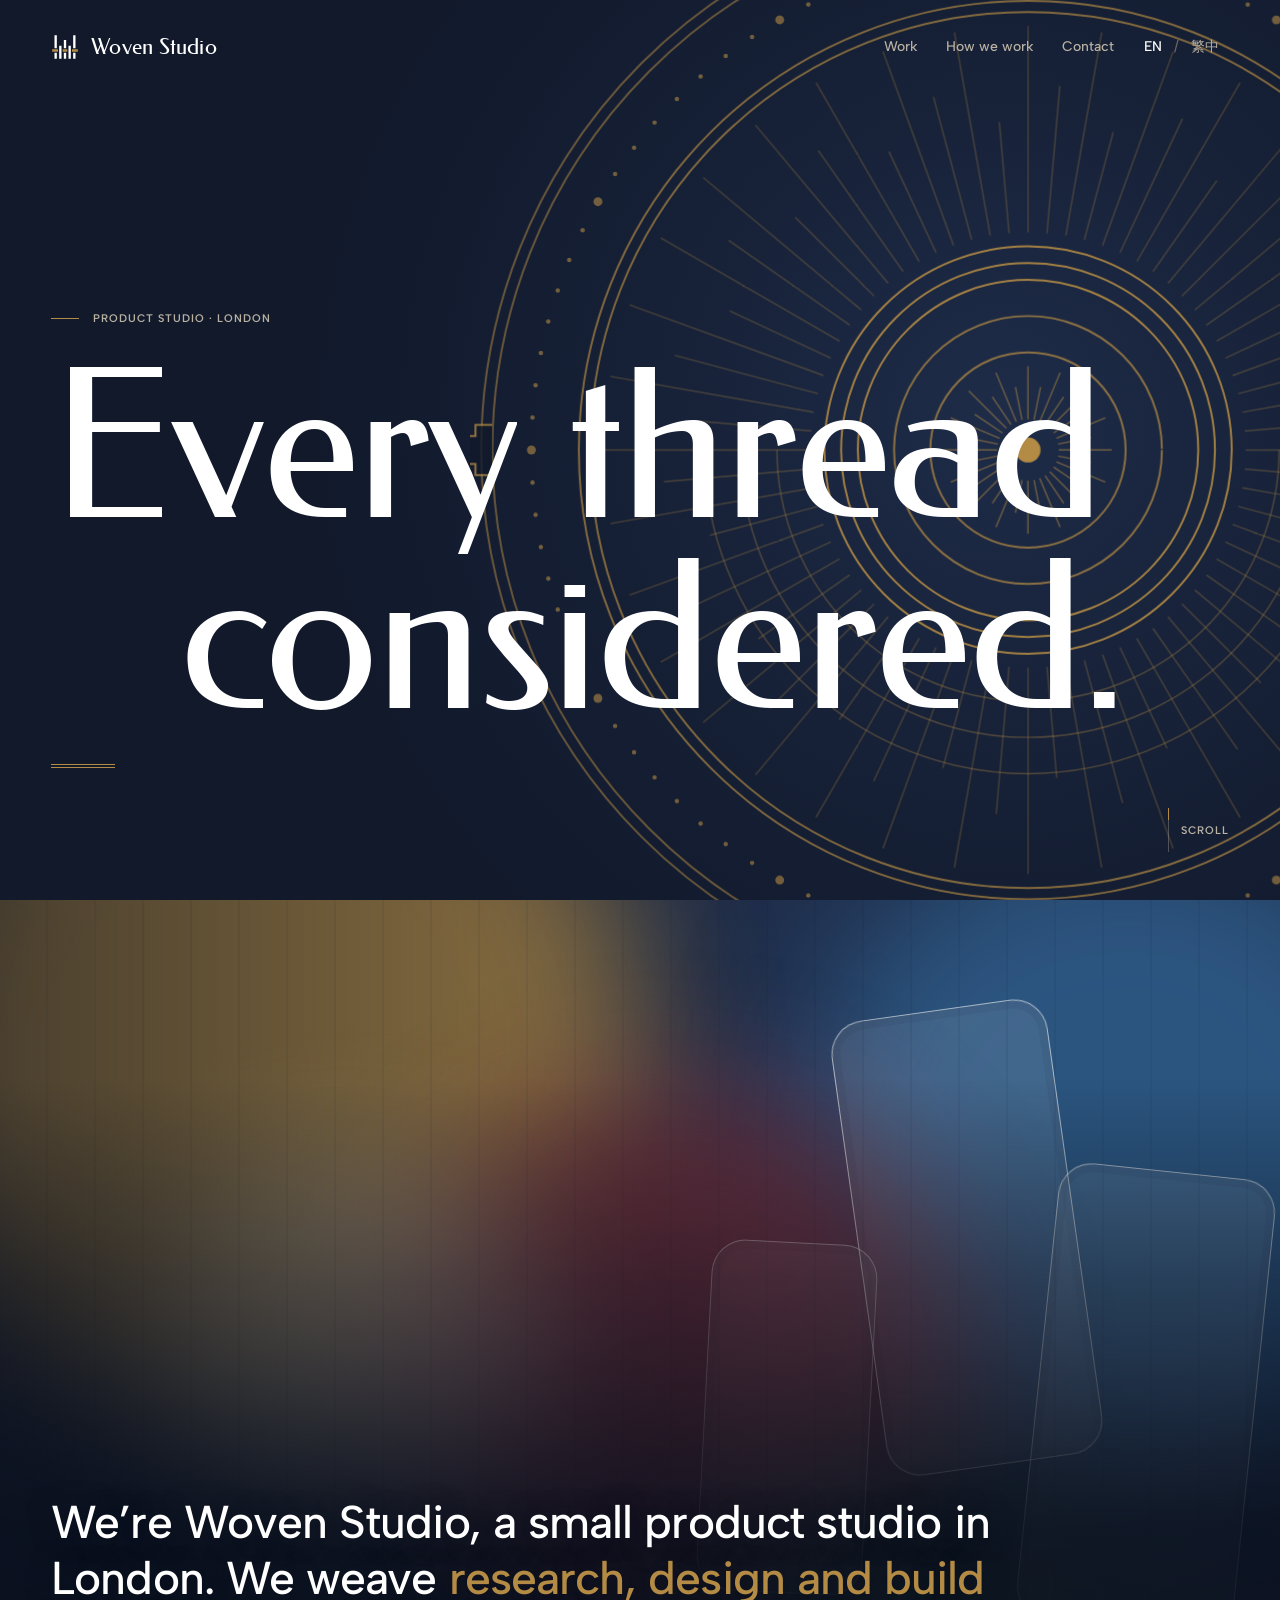
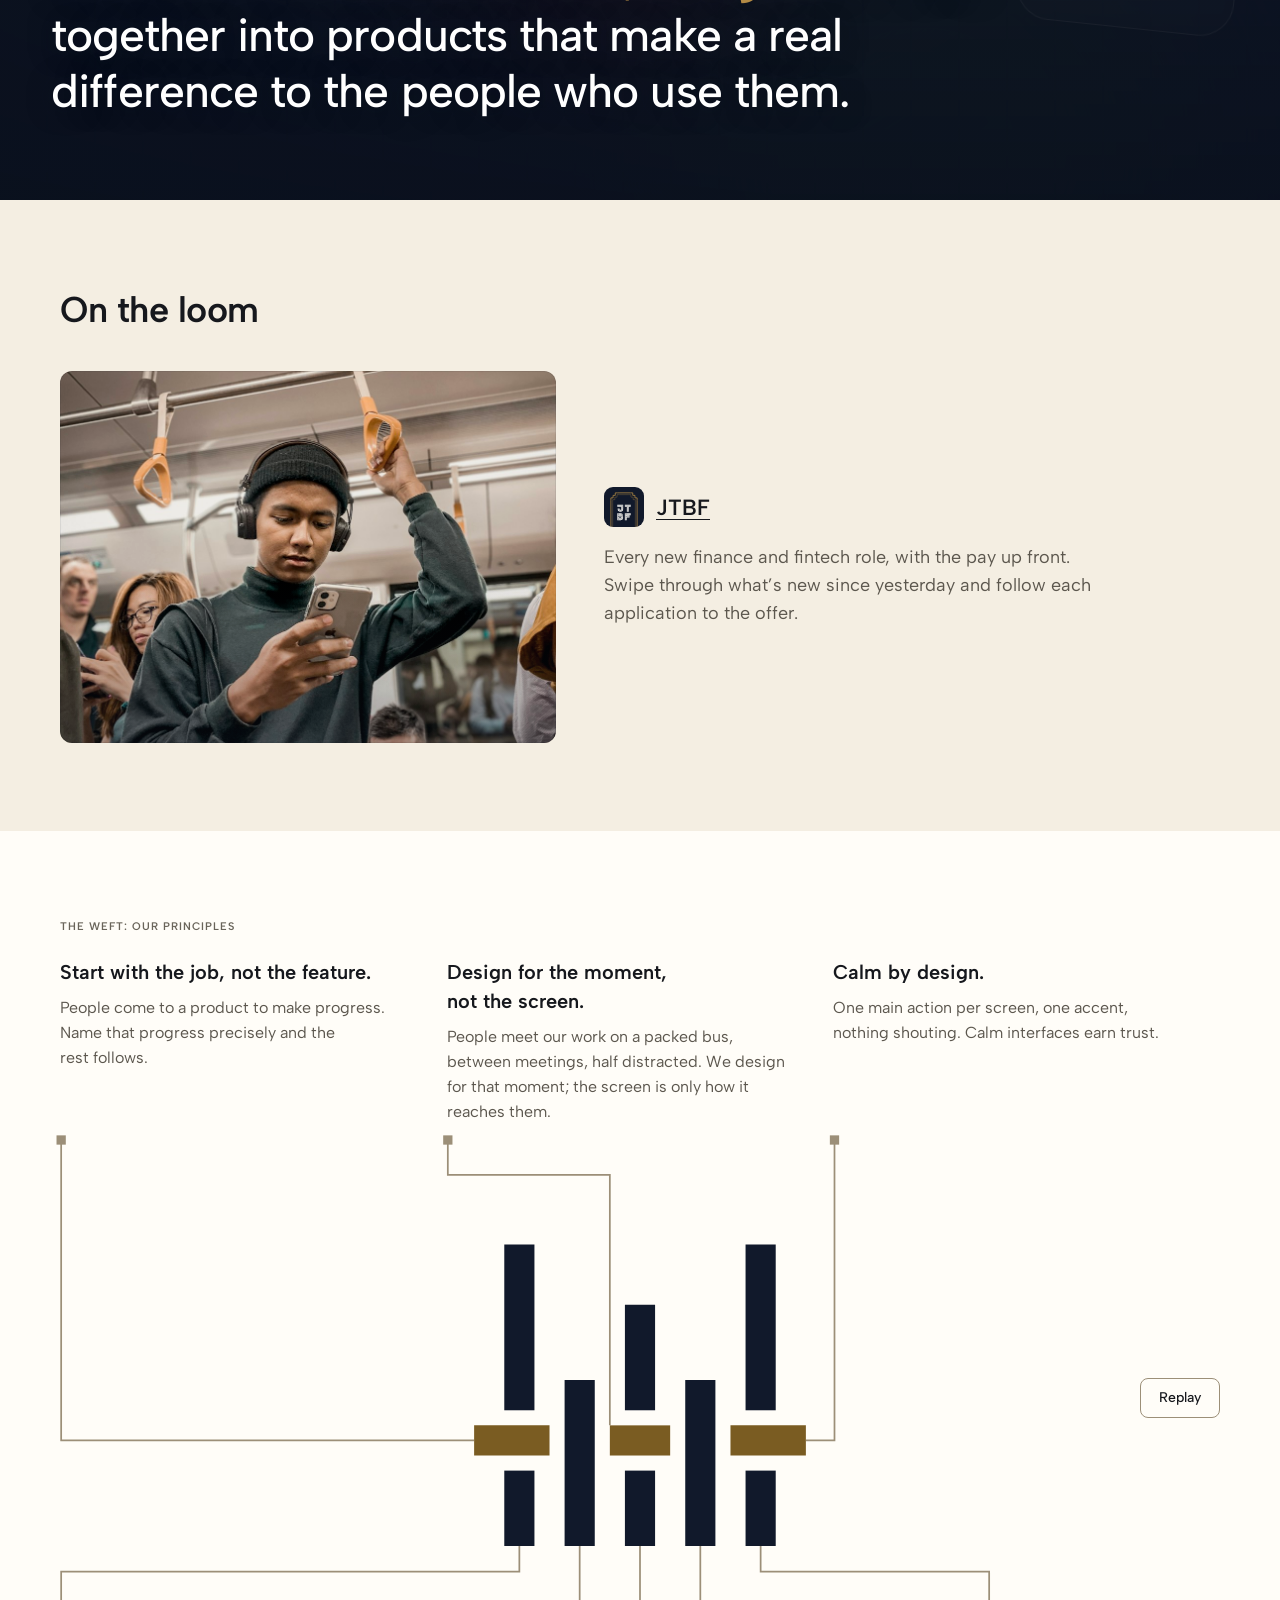
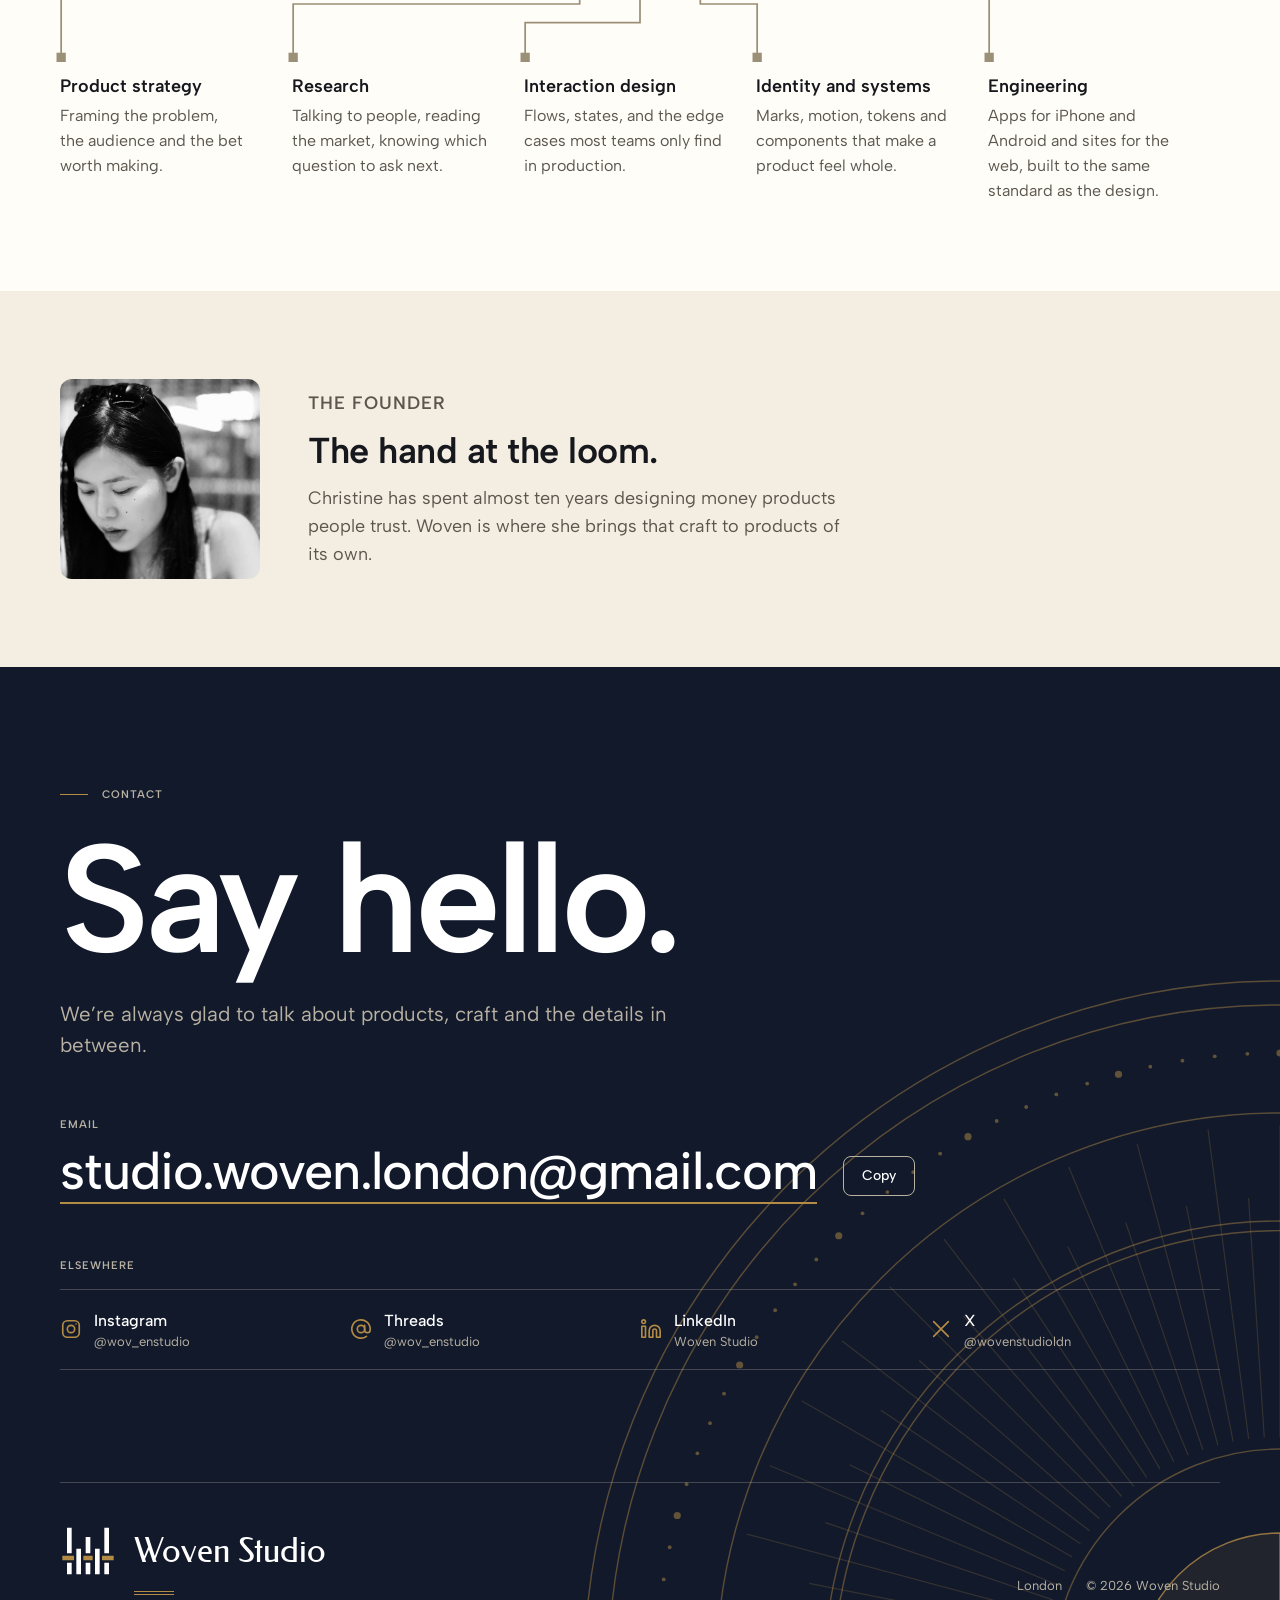
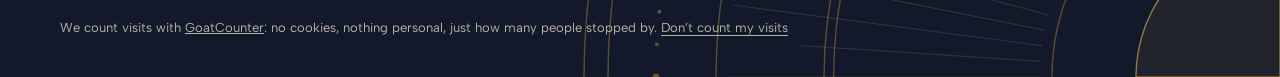
<file: index.html>
<!doctype html>
<html lang="en-GB">
<head>
<meta charset="utf-8">
<meta name="viewport" content="width=device-width, initial-scale=1, viewport-fit=cover">
<title>Woven Studio</title>
<meta name="description" content="Woven Studio is a small product studio in London. We research, design and build apps, websites and whatever else the idea needs.">
<link rel="canonical" href="https://wovenstudio.london/">
<link rel="alternate" hreflang="en-GB" href="https://wovenstudio.london/">
<link rel="alternate" hreflang="zh-Hant" href="https://wovenstudio.london/zh-hant/">
<link rel="alternate" hreflang="x-default" href="https://wovenstudio.london/">
<meta property="og:type" content="website">
<meta property="og:site_name" content="Woven Studio">
<meta property="og:title" content="Woven Studio: every thread considered">
<meta property="og:description" content="A small product studio in London. We weave research, design and build together into apps, websites and whatever else the idea needs.">
<meta property="og:url" content="https://wovenstudio.london/">
<meta property="og:locale" content="en_GB">
<meta property="og:locale:alternate" content="zh_HK">
<link rel="icon" href="favicon.svg" type="image/svg+xml">
<link rel="apple-touch-icon" href="apple-touch-icon.png">
<meta name="theme-color" content="#11192b">
<!-- Woven Studio design system: tokens and self-hosted fonts, the n- component classes, then this page's layout. -->
<link rel="preload" href="ds/fonts/Federo-Regular.ttf" as="font" type="font/ttf" crossorigin>
<link rel="stylesheet" href="ds/tokens.css">
<link rel="stylesheet" href="ds/bundle.css">
<link rel="stylesheet" href="studio.css?v=zh4">
</head>
<body>

<header class="band-navy hero n-on-navy">
  <svg class="medallion" viewBox="-400 -400 800 800" aria-hidden="true" focusable="false">
<g class="m-spin-a"><g class="m-dots">
<circle cx="356" cy="0" r="3.2"/>
<circle cx="355.2" cy="23.3" r="1.6"/>
<circle cx="353" cy="46.5" r="1.6"/>
<circle cx="349.2" cy="69.5" r="1.6"/>
<circle cx="343.9" cy="92.1" r="1.6"/>
<circle cx="337.1" cy="114.4" r="1.6"/>
<circle cx="328.9" cy="136.2" r="1.6"/>
<circle cx="319.3" cy="157.5" r="1.6"/>
<circle cx="308.3" cy="178" r="3.2"/>
<circle cx="296" cy="197.8" r="1.6"/>
<circle cx="282.4" cy="216.7" r="1.6"/>
<circle cx="267.7" cy="234.7" r="1.6"/>
<circle cx="251.7" cy="251.7" r="1.6"/>
<circle cx="234.7" cy="267.7" r="1.6"/>
<circle cx="216.7" cy="282.4" r="1.6"/>
<circle cx="197.8" cy="296" r="1.6"/>
<circle cx="178" cy="308.3" r="3.2"/>
<circle cx="157.5" cy="319.3" r="1.6"/>
<circle cx="136.2" cy="328.9" r="1.6"/>
<circle cx="114.4" cy="337.1" r="1.6"/>
<circle cx="92.1" cy="343.9" r="1.6"/>
<circle cx="69.5" cy="349.2" r="1.6"/>
<circle cx="46.5" cy="353" r="1.6"/>
<circle cx="23.3" cy="355.2" r="1.6"/>
<circle cx="0" cy="356" r="3.2"/>
<circle cx="-23.3" cy="355.2" r="1.6"/>
<circle cx="-46.5" cy="353" r="1.6"/>
<circle cx="-69.5" cy="349.2" r="1.6"/>
<circle cx="-92.1" cy="343.9" r="1.6"/>
<circle cx="-114.4" cy="337.1" r="1.6"/>
<circle cx="-136.2" cy="328.9" r="1.6"/>
<circle cx="-157.5" cy="319.3" r="1.6"/>
<circle cx="-178" cy="308.3" r="3.2"/>
<circle cx="-197.8" cy="296" r="1.6"/>
<circle cx="-216.7" cy="282.4" r="1.6"/>
<circle cx="-234.7" cy="267.7" r="1.6"/>
<circle cx="-251.7" cy="251.7" r="1.6"/>
<circle cx="-267.7" cy="234.7" r="1.6"/>
<circle cx="-282.4" cy="216.7" r="1.6"/>
<circle cx="-296" cy="197.8" r="1.6"/>
<circle cx="-308.3" cy="178" r="3.2"/>
<circle cx="-319.3" cy="157.5" r="1.6"/>
<circle cx="-328.9" cy="136.2" r="1.6"/>
<circle cx="-337.1" cy="114.4" r="1.6"/>
<circle cx="-343.9" cy="92.1" r="1.6"/>
<circle cx="-349.2" cy="69.5" r="1.6"/>
<circle cx="-353" cy="46.5" r="1.6"/>
<circle cx="-355.2" cy="23.3" r="1.6"/>
<circle cx="-356" cy="0" r="3.2"/>
<circle cx="-355.2" cy="-23.3" r="1.6"/>
<circle cx="-353" cy="-46.5" r="1.6"/>
<circle cx="-349.2" cy="-69.5" r="1.6"/>
<circle cx="-343.9" cy="-92.1" r="1.6"/>
<circle cx="-337.1" cy="-114.4" r="1.6"/>
<circle cx="-328.9" cy="-136.2" r="1.6"/>
<circle cx="-319.3" cy="-157.5" r="1.6"/>
<circle cx="-308.3" cy="-178" r="3.2"/>
<circle cx="-296" cy="-197.8" r="1.6"/>
<circle cx="-282.4" cy="-216.7" r="1.6"/>
<circle cx="-267.7" cy="-234.7" r="1.6"/>
<circle cx="-251.7" cy="-251.7" r="1.6"/>
<circle cx="-234.7" cy="-267.7" r="1.6"/>
<circle cx="-216.7" cy="-282.4" r="1.6"/>
<circle cx="-197.8" cy="-296" r="1.6"/>
<circle cx="-178" cy="-308.3" r="3.2"/>
<circle cx="-157.5" cy="-319.3" r="1.6"/>
<circle cx="-136.2" cy="-328.9" r="1.6"/>
<circle cx="-114.4" cy="-337.1" r="1.6"/>
<circle cx="-92.1" cy="-343.9" r="1.6"/>
<circle cx="-69.5" cy="-349.2" r="1.6"/>
<circle cx="-46.5" cy="-353" r="1.6"/>
<circle cx="-23.3" cy="-355.2" r="1.6"/>
<circle cx="-0" cy="-356" r="3.2"/>
<circle cx="23.3" cy="-355.2" r="1.6"/>
<circle cx="46.5" cy="-353" r="1.6"/>
<circle cx="69.5" cy="-349.2" r="1.6"/>
<circle cx="92.1" cy="-343.9" r="1.6"/>
<circle cx="114.4" cy="-337.1" r="1.6"/>
<circle cx="136.2" cy="-328.9" r="1.6"/>
<circle cx="157.5" cy="-319.3" r="1.6"/>
<circle cx="178" cy="-308.3" r="3.2"/>
<circle cx="197.8" cy="-296" r="1.6"/>
<circle cx="216.7" cy="-282.4" r="1.6"/>
<circle cx="234.7" cy="-267.7" r="1.6"/>
<circle cx="251.7" cy="-251.7" r="1.6"/>
<circle cx="267.7" cy="-234.7" r="1.6"/>
<circle cx="282.4" cy="-216.7" r="1.6"/>
<circle cx="296" cy="-197.8" r="1.6"/>
<circle cx="308.3" cy="-178" r="3.2"/>
<circle cx="319.3" cy="-157.5" r="1.6"/>
<circle cx="328.9" cy="-136.2" r="1.6"/>
<circle cx="337.1" cy="-114.4" r="1.6"/>
<circle cx="343.9" cy="-92.1" r="1.6"/>
<circle cx="349.2" cy="-69.5" r="1.6"/>
<circle cx="353" cy="-46.5" r="1.6"/>
<circle cx="355.2" cy="-23.3" r="1.6"/>
</g></g>
<g class="m-rings">
<circle class="ring r7" r="392" pathLength="1"/>
<circle class="ring r6" r="384" pathLength="1"/>
<circle class="ring r5" r="322" pathLength="1"/>
<circle class="ring r4" r="314" pathLength="1"/>
<circle class="ring r3" r="146" pathLength="1"/>
<circle class="ring r2" r="134" pathLength="1"/>
<circle class="ring r1" r="122" pathLength="1"/>
</g>
<g class="m-steps">
<g transform="rotate(0)"><path d="M-18 -384 V-396 H-10 V-404 H10 V-396 H18 V-384" /></g>
<g transform="rotate(90)"><path d="M-18 -384 V-396 H-10 V-404 H10 V-396 H18 V-384" /></g>
<g transform="rotate(180)"><path d="M-18 -384 V-396 H-10 V-404 H10 V-396 H18 V-384" /></g>
<g transform="rotate(270)"><path d="M-18 -384 V-396 H-10 V-404 H10 V-396 H18 V-384" /></g>
</g>
<g class="m-spin-b"><g class="m-rays">
<path d="M0 -156L0 -304"/>
<path d="M13.6 -155.4L22.8 -261"/>
<path d="M27.1 -153.6L52.8 -299.4"/>
<path d="M40.4 -150.7L61.1 -228"/>
<path d="M53.4 -146.6L104 -285.7"/>
<path d="M65.9 -141.4L110.7 -237.5"/>
<path d="M78 -135.1L152 -263.3"/>
<path d="M89.5 -127.8L135.4 -193.3"/>
<path d="M100.3 -119.5L195.4 -232.9"/>
<path d="M110.3 -110.3L185.3 -185.3"/>
<path d="M119.5 -100.3L232.9 -195.4"/>
<path d="M127.8 -89.5L193.3 -135.4"/>
<path d="M135.1 -78L263.3 -152"/>
<path d="M141.4 -65.9L237.5 -110.7"/>
<path d="M146.6 -53.4L285.7 -104"/>
<path d="M150.7 -40.4L228 -61.1"/>
<path d="M153.6 -27.1L299.4 -52.8"/>
<path d="M155.4 -13.6L261 -22.8"/>
<path d="M156 0L304 0"/>
<path d="M155.4 13.6L235.1 20.6"/>
<path d="M153.6 27.1L299.4 52.8"/>
<path d="M150.7 40.4L253.1 67.8"/>
<path d="M146.6 53.4L285.7 104"/>
<path d="M141.4 65.9L213.9 99.7"/>
<path d="M135.1 78L263.3 152"/>
<path d="M127.8 89.5L214.6 150.3"/>
<path d="M119.5 100.3L232.9 195.4"/>
<path d="M110.3 110.3L166.9 166.9"/>
<path d="M100.3 119.5L195.4 232.9"/>
<path d="M89.5 127.8L150.3 214.6"/>
<path d="M78 135.1L152 263.3"/>
<path d="M65.9 141.4L99.7 213.9"/>
<path d="M53.4 146.6L104 285.7"/>
<path d="M40.4 150.7L67.8 253.1"/>
<path d="M27.1 153.6L52.8 299.4"/>
<path d="M13.6 155.4L20.6 235.1"/>
<path d="M0 156L0 304"/>
<path d="M-13.6 155.4L-22.8 261"/>
<path d="M-27.1 153.6L-52.8 299.4"/>
<path d="M-40.4 150.7L-61.1 228"/>
<path d="M-53.4 146.6L-104 285.7"/>
<path d="M-65.9 141.4L-110.7 237.5"/>
<path d="M-78 135.1L-152 263.3"/>
<path d="M-89.5 127.8L-135.4 193.3"/>
<path d="M-100.3 119.5L-195.4 232.9"/>
<path d="M-110.3 110.3L-185.3 185.3"/>
<path d="M-119.5 100.3L-232.9 195.4"/>
<path d="M-127.8 89.5L-193.3 135.4"/>
<path d="M-135.1 78L-263.3 152"/>
<path d="M-141.4 65.9L-237.5 110.7"/>
<path d="M-146.6 53.4L-285.7 104"/>
<path d="M-150.7 40.4L-228 61.1"/>
<path d="M-153.6 27.1L-299.4 52.8"/>
<path d="M-155.4 13.6L-261 22.8"/>
<path d="M-156 0L-304 0"/>
<path d="M-155.4 -13.6L-235.1 -20.6"/>
<path d="M-153.6 -27.1L-299.4 -52.8"/>
<path d="M-150.7 -40.4L-253.1 -67.8"/>
<path d="M-146.6 -53.4L-285.7 -104"/>
<path d="M-141.4 -65.9L-213.9 -99.7"/>
<path d="M-135.1 -78L-263.3 -152"/>
<path d="M-127.8 -89.5L-214.6 -150.3"/>
<path d="M-119.5 -100.3L-232.9 -195.4"/>
<path d="M-110.3 -110.3L-166.9 -166.9"/>
<path d="M-100.3 -119.5L-195.4 -232.9"/>
<path d="M-89.5 -127.8L-150.3 -214.6"/>
<path d="M-78 -135.1L-152 -263.3"/>
<path d="M-65.9 -141.4L-99.7 -213.9"/>
<path d="M-53.4 -146.6L-104 -285.7"/>
<path d="M-40.4 -150.7L-67.8 -253.1"/>
<path d="M-27.1 -153.6L-52.8 -299.4"/>
<path d="M-13.6 -155.4L-20.6 -235.1"/>
</g></g>
<g class="m-fan">
<path class="fan" pathLength="1" d="M-180 0 A180 180 0 0 0 180 0"/>
<path class="fan" pathLength="1" d="M-206 0 A206 206 0 0 0 206 0"/>
<path class="fan" pathLength="1" d="M-232 0 A232 232 0 0 0 232 0"/>
</g>
<g class="m-core">
<circle class="ring r0" r="96" pathLength="1"/>
<circle class="ring r0b" r="70" pathLength="1"/>
<path d="M22 0L60 0"/>
<path d="M21.6 4.3L45.1 9"/>
<path d="M20.3 8.4L55.4 23"/>
<path d="M18.3 12.2L38.2 25.6"/>
<path d="M15.6 15.6L42.4 42.4"/>
<path d="M12.2 18.3L25.6 38.2"/>
<path d="M8.4 20.3L23 55.4"/>
<path d="M4.3 21.6L9 45.1"/>
<path d="M0 22L0 60"/>
<path d="M-4.3 21.6L-9 45.1"/>
<path d="M-8.4 20.3L-23 55.4"/>
<path d="M-12.2 18.3L-25.6 38.2"/>
<path d="M-15.6 15.6L-42.4 42.4"/>
<path d="M-18.3 12.2L-38.2 25.6"/>
<path d="M-20.3 8.4L-55.4 23"/>
<path d="M-21.6 4.3L-45.1 9"/>
<path d="M-22 0L-60 0"/>
<path d="M-21.6 -4.3L-45.1 -9"/>
<path d="M-20.3 -8.4L-55.4 -23"/>
<path d="M-18.3 -12.2L-38.2 -25.6"/>
<path d="M-15.6 -15.6L-42.4 -42.4"/>
<path d="M-12.2 -18.3L-25.6 -38.2"/>
<path d="M-8.4 -20.3L-23 -55.4"/>
<path d="M-4.3 -21.6L-9 -45.1"/>
<path d="M-0 -22L-0 -60"/>
<path d="M4.3 -21.6L9 -45.1"/>
<path d="M8.4 -20.3L23 -55.4"/>
<path d="M12.2 -18.3L25.6 -38.2"/>
<path d="M15.6 -15.6L42.4 -42.4"/>
<path d="M18.3 -12.2L38.2 -25.6"/>
<path d="M20.3 -8.4L55.4 -23"/>
<path d="M21.6 -4.3L45.1 -9"/>
<circle class="m-dot" r="9"/></g>
</svg>

  <div class="wrap">
    <nav class="nav" aria-label="Main">
      <a class="nav-brand" href="#top" aria-label="Woven Studio, home">
        <svg class="n-mark" viewBox="0 0 48 48" aria-hidden="true"><path class="n-mark-warp" d="M8 4V26M8 34V44M16 22V44M24 12V26M24 34V44M32 22V44M40 4V26M40 34V44"/><path class="n-mark-weft" d="M2 30H12M20 30H28M36 30H46"/></svg>
        <span class="n-display">Woven Studio</span>
      </a>
      <div class="nav-end">
        <div class="nav-links">
          <a href="#work">Work</a>
          <a href="#how">How we work</a>
          <a href="#contact">Contact</a>
        </div>
        <div class="lang" role="group" aria-label="Language"><span aria-current="page" lang="en-GB">EN</span><span class="sep" aria-hidden="true">/</span><a href="zh-hant/" hreflang="zh-Hant" lang="zh-Hant" aria-label="繁體中文">繁中</a></div>
      </div>
    </nav>

    <div class="hero-body" id="top">
      <p class="eyebrow">Product studio &middot; London</p>
      <h1 class="tagline n-display" aria-label="Every thread considered.">
        <span class="line l1" aria-hidden="true"><span>Every</span></span>
        <span class="line l2" aria-hidden="true"><span>thread</span></span>
        <span class="line l3" aria-hidden="true"><span>considered.</span></span>
      </h1>
      <span class="n-deco-rule is-wide hero-rule" aria-hidden="true"></span>
      <div class="hero-foot">
        <a class="scroll-cue" href="#studio"><i aria-hidden="true"></i>Scroll</a>
      </div>
    </div>
  </div>
</header>

<main>
  <!-- ============ showreel ============ -->
  <section class="reel n-on-navy" id="studio" aria-label="About the studio">
    <div class="reel-media">
      <!-- When the reel is ready, replace .reel-ph with:
           <video src="showreel.mp4" poster="showreel.jpg" autoplay muted loop playsinline></video> -->
      <div class="reel-ph" aria-hidden="true">
        <span class="blob b1"></span><span class="blob b2"></span><span class="blob b3"></span><span class="blob b4"></span><span class="blob b5"></span>
        <span class="ghost g1"></span><span class="ghost g2"></span><span class="ghost g3"></span>
      </div>
    </div>
    <div class="reel-scrim" aria-hidden="true"></div>
    <div class="wrap reel-text">
      <p class="big">We&rsquo;re Woven Studio, a small product studio in London. We weave <em>research, design and build</em> together into products that make a real difference to the people who use them.</p>
    </div>
  </section>

  <!-- ============ products ============ -->
  <section class="section band-parchment" id="work" aria-labelledby="work-title">
    <div class="wrap">
      <div class="section-head">
        <h2 id="work-title">On the loom</h2>
      </div>

      <div class="products products--single">
        <article class="product" aria-labelledby="p-jtbf">
          <figure class="photo"><img src="photos/jtbf-commute.jpg" alt="A commuter in headphones on a busy train, checking his phone" style="object-position: 50% 52%" loading="lazy" width="1000" height="1333"></figure>
          <div class="product-name"><svg class="icon" viewBox="0 0 1024 1024" aria-hidden="true">  <rect width="1024" height="1024" fill="#11192b"/>  <path d="M176 1024 L176 342 L176 278 L232 278 L232 214 L288 214 L288 150 L344 150 L512 150 M848 1024 L848 342 L848 278 L792 278 L792 214 L736 214 L736 150 L680 150 L512 150" fill="none" stroke="#b38b45" stroke-width="20" stroke-linejoin="miter"/>  <path d="M222 1024 L222 388 L222 324 L278 324 L278 260 L334 260 L334 196 L390 196 L512 196 M802 1024 L802 388 L802 324 L746 324 L746 260 L690 260 L690 196 L634 196 L512 196" fill="none" stroke="#b38b45" stroke-width="8" stroke-linejoin="miter"/>  <path d="M340 480 L490 480 M466 480 L466 562.24 M466 562.24 A45.760000000000005 45.760000000000005 0 0 1 374.48 562.24 M374.48 562.24 L374.48 551.68 M534 480 L684 480 M609 480 L609 632 M364 848 L364 672 M364 696 L428.52 696 M428.52 696 A28.480000000000004 28.480000000000004 0 0 1 428.52 752.96 M428.52 752.96 L364 752.96 M364 752.96 L430.48 752.96 M430.48 752.96 A35.519999999999996 35.519999999999996 0 0 1 430.48 824 M430.48 824 L364 824 M558 848 L558 672 M558 696 L684 696 M558 754.72 L654 754.72" fill="none" stroke="#fffdf8" stroke-width="48"/>  <path d="M340 480 L490 480 M466 480 L466 562.24 M466 562.24 A45.760000000000005 45.760000000000005 0 0 1 374.48 562.24 M374.48 562.24 L374.48 551.68 M534 480 L684 480 M609 480 L609 632 M364 848 L364 672 M364 696 L428.52 696 M428.52 696 A28.480000000000004 28.480000000000004 0 0 1 428.52 752.96 M428.52 752.96 L364 752.96 M364 752.96 L430.48 752.96 M430.48 752.96 A35.519999999999996 35.519999999999996 0 0 1 430.48 824 M430.48 824 L364 824 M558 848 L558 672 M558 696 L684 696 M558 754.72 L654 754.72" fill="none" stroke="#11192b" stroke-width="8.64"/></svg><h3 id="p-jtbf"><a href="jtbf/">JTBF</a></h3></div>
          <p>Every new finance and fintech role, with the pay up front. Swipe through what&rsquo;s new since yesterday and follow each application to the offer.</p>
        </article>

        <article class="product product--soon" hidden aria-labelledby="p-2">
          <figure class="photo"><img src="photos/cafe.jpg" alt="A woman smiling at her phone at a caf&eacute; table" style="object-position: 50% 54%" loading="lazy" width="1000" height="1500"><span class="n-badge n-badge-midnight chip">Coming soon</span></figure>
          <div class="product-name"><span class="icon icon--empty" aria-hidden="true"></span><h3 id="p-2">In the studio</h3></div>
          <p>A new product, currently being woven. More to share soon.</p>
        </article>

        <article class="product product--soon" hidden aria-labelledby="p-3">
          <figure class="photo"><img src="photos/table.jpg" alt="A woman in glasses reading her phone beside an iced coffee" style="object-position: 50% 50%" loading="lazy" width="1000" height="1500"><span class="n-badge n-badge-midnight chip">Coming soon</span></figure>
          <div class="product-name"><span class="icon icon--empty" aria-hidden="true"></span><h3 id="p-3">In the studio</h3></div>
          <p>A new product, currently being woven. More to share soon.</p>
        </article>

        <article class="product product--soon" hidden aria-labelledby="p-4">
          <figure class="photo"><img src="photos/home.jpg" alt="Close-up of hands holding a phone at home" style="object-position: 45% 34%" loading="lazy" width="1000" height="1500"><span class="n-badge n-badge-midnight chip">Coming soon</span></figure>
          <div class="product-name"><span class="icon icon--empty" aria-hidden="true"></span><h3 id="p-4">In the studio</h3></div>
          <p>A new product, currently being woven. More to share soon.</p>
        </article>
      </div>
    </div>
  </section>

  <!-- ============ the mark and how we work ============ -->
  <section class="section" id="how" aria-label="How we work">
    <div class="wrap">
      <div class="beliefs-wrap">
        <p class="eyebrow">The weft: our principles</p>
      <ul class="beliefs" aria-label="Our principles">
        <li class="belief" data-p="0"><svg class="mini" viewBox="0 0 48 48" aria-hidden="true"><g class="wp"><path d="M8 4V26M8 34V44"/><path d="M16 22V44"/><path d="M24 12V26M24 34V44"/><path d="M32 22V44"/><path d="M40 4V26M40 34V44"/></g><path class="seg on" d="M2 30H12"/><path class="seg" d="M20 30H28"/><path class="seg" d="M36 30H46"/></svg><h3>Start with the job, not the feature.</h3><p>People come to a product to make progress. Name that progress precisely and the rest follows.</p></li>
        <li class="belief" data-p="1"><svg class="mini" viewBox="0 0 48 48" aria-hidden="true"><g class="wp"><path d="M8 4V26M8 34V44"/><path d="M16 22V44"/><path d="M24 12V26M24 34V44"/><path d="M32 22V44"/><path d="M40 4V26M40 34V44"/></g><path class="seg" d="M2 30H12"/><path class="seg on" d="M20 30H28"/><path class="seg" d="M36 30H46"/></svg><h3>Design for the moment, not the screen.</h3><p>People meet our work on a packed bus, between meetings, half distracted. We design for that moment; the screen is only how it reaches them.</p></li>
        <li class="belief" data-p="2"><svg class="mini" viewBox="0 0 48 48" aria-hidden="true"><g class="wp"><path d="M8 4V26M8 34V44"/><path d="M16 22V44"/><path d="M24 12V26M24 34V44"/><path d="M32 22V44"/><path d="M40 4V26M40 34V44"/></g><path class="seg" d="M2 30H12"/><path class="seg" d="M20 30H28"/><path class="seg on" d="M36 30H46"/></svg><h3>Calm by design.</h3><p>One main action per screen, one accent, nothing shouting. Calm interfaces earn trust.</p></li>
      </ul>
      </div>
      <div class="loom-wrap">
        <svg class="loom" viewBox="0 0 1000 446" role="img" aria-label="The Woven Studio mark as a diagram. Three principles at the top run into the weft: start with the job, not the feature; design for the moment, not the screen; calm by design. Five disciplines hang from the warps: product strategy, research, interaction design, identity and systems, and engineering.">
<defs><mask id="gap-loom" maskUnits="userSpaceOnUse" x="0" y="0" width="48" height="48"><rect width="48" height="48" fill="#fff"/><rect y="26" width="48" height="8" fill="#000"/></mask></defs>
<path class="pl" data-p="0" pathLength="1" d="M1.00 0V259H357"/>
<rect class="pknot" data-p="0" x="-3.00" y="-4" width="8" height="8"/>
<path class="pl" data-p="1" pathLength="1" d="M334.33 0V30H474V246"/>
<rect class="pknot" data-p="1" x="330.33" y="-4" width="8" height="8"/>
<path class="pl" data-p="2" pathLength="1" d="M667.67 0V259H643"/>
<rect class="pknot" data-p="2" x="663.67" y="-4" width="8" height="8"/>
<path class="fan" data-k="0" pathLength="1" d="M396 350V372H1V446"/>
<rect class="knot" data-k="0" x="-3" y="442" width="8" height="8"/>
<path class="fan" data-k="1" pathLength="1" d="M448 350V400H201V446"/>
<rect class="knot" data-k="1" x="197" y="442" width="8" height="8"/>
<path class="fan" data-k="2" pathLength="1" d="M500 350V416H401V446"/>
<rect class="knot" data-k="2" x="397" y="442" width="8" height="8"/>
<path class="fan" data-k="3" pathLength="1" d="M552 350V400H601V446"/>
<rect class="knot" data-k="3" x="597" y="442" width="8" height="8"/>
<path class="fan" data-k="4" pathLength="1" d="M604 350V372H801V446"/>
<rect class="knot" data-k="4" x="797" y="442" width="8" height="8"/>
<g class="crown loom-crown" transform="translate(344 64) scale(6.5)">
<path class="w o" data-k="0" pathLength="1" mask="url(#gap-loom)" d="M8 44V4"/>
<path class="w i" data-k="1" pathLength="1" d="M16 44V22"/>
<path class="w c" data-k="2" pathLength="1" mask="url(#gap-loom)" d="M24 44V12"/>
<path class="w i" data-k="3" pathLength="1" d="M32 44V22"/>
<path class="w o" data-k="4" pathLength="1" mask="url(#gap-loom)" d="M40 44V4"/>
<path class="t a" data-p="1" pathLength="1" d="M24 30H20"/><path class="t a" data-p="1" pathLength="1" d="M24 30H28"/>
<path class="t b" data-p="0" pathLength="1" d="M12 30H2"/><path class="t b" data-p="2" pathLength="1" d="M36 30H46"/>
</g>
</svg>

        <button class="n-btn n-btn-secondary replay" id="replay" type="button">Replay</button>
      </div>
      <p class="eyebrow disc-eyebrow">The warps: our disciplines</p>
      <ul class="disciplines" aria-label="Our disciplines">
          <li class="discipline" data-k="0"><svg class="mini" viewBox="0 0 48 48" aria-hidden="true"><path class="on" d="M8 4V26M8 34V44"/><path class="" d="M16 22V44"/><path class="" d="M24 12V26M24 34V44"/><path class="" d="M32 22V44"/><path class="" d="M40 4V26M40 34V44"/><path class="wf" d="M2 30H12M20 30H28M36 30H46"/></svg><h3>Product strategy</h3><p>Framing the problem, the audience and the bet worth making.</p></li>
          <li class="discipline" data-k="1"><svg class="mini" viewBox="0 0 48 48" aria-hidden="true"><path class="" d="M8 4V26M8 34V44"/><path class="on" d="M16 22V44"/><path class="" d="M24 12V26M24 34V44"/><path class="" d="M32 22V44"/><path class="" d="M40 4V26M40 34V44"/><path class="wf" d="M2 30H12M20 30H28M36 30H46"/></svg><h3>Research</h3><p>Talking to people, reading the market, knowing which question to ask next.</p></li>
          <li class="discipline" data-k="2"><svg class="mini" viewBox="0 0 48 48" aria-hidden="true"><path class="" d="M8 4V26M8 34V44"/><path class="" d="M16 22V44"/><path class="on" d="M24 12V26M24 34V44"/><path class="" d="M32 22V44"/><path class="" d="M40 4V26M40 34V44"/><path class="wf" d="M2 30H12M20 30H28M36 30H46"/></svg><h3>Interaction design</h3><p>Flows, states, and the edge cases most teams only find in production.</p></li>
          <li class="discipline" data-k="3"><svg class="mini" viewBox="0 0 48 48" aria-hidden="true"><path class="" d="M8 4V26M8 34V44"/><path class="" d="M16 22V44"/><path class="" d="M24 12V26M24 34V44"/><path class="on" d="M32 22V44"/><path class="" d="M40 4V26M40 34V44"/><path class="wf" d="M2 30H12M20 30H28M36 30H46"/></svg><h3>Identity and systems</h3><p>Marks, motion, tokens and components that make a product feel whole.</p></li>
          <li class="discipline" data-k="4"><svg class="mini" viewBox="0 0 48 48" aria-hidden="true"><path class="" d="M8 4V26M8 34V44"/><path class="" d="M16 22V44"/><path class="" d="M24 12V26M24 34V44"/><path class="" d="M32 22V44"/><path class="on" d="M40 4V26M40 34V44"/><path class="wf" d="M2 30H12M20 30H28M36 30H46"/></svg><h3>Engineering</h3><p>Apps for iPhone and Android and sites for the web, built to the same standard as the design.</p></li>
      </ul>


    </div>
  </section>

  <!-- ============ the founder ============ -->
  <section class="section band-parchment founder" id="founder" aria-labelledby="founder-title">
    <div class="wrap founder-grid">
      <figure class="founder-photo"><img src="photos/christine-fok.jpg" alt="Christine Fok, founder of Woven Studio" loading="lazy" width="640" height="640"></figure>
      <div class="founder-text">
        <p class="eyebrow">The founder</p>
        <h2 id="founder-title">The hand at the loom.</h2>
        <p>Christine has spent almost ten years designing money products people trust. Woven is where she brings that craft to products of its own.</p>
      </div>
    </div>
  </section>
</main>

<!-- ============ footer ============ -->
<footer class="band-navy contact n-on-navy" id="contact">
  <svg class="foot-fan" viewBox="0 0 600 600" aria-hidden="true" focusable="false">
<path class="arc" d="M20 600A580 580 0 0 1 600 20"/>
<path class="arc" d="M40 600A560 560 0 0 1 600 40"/>
<path class="arc" d="M130 600A470 470 0 0 1 600 130"/>
<path class="arc" d="M220 600A380 380 0 0 1 600 220"/>
<path class="arc" d="M228 600A372 372 0 0 1 600 228"/>
<path class="arc" d="M410 600A190 190 0 0 1 600 410"/>
<path class="ray" d="M400.0 600.0L140.0 600.0"/>
<path class="ray" d="M400.4 586.9L200.9 573.8"/>
<path class="ray" d="M401.7 573.9L143.9 540.0"/>
<path class="ray" d="M403.8 561.0L207.7 522.0"/>
<path class="ray" d="M406.8 548.2L155.7 480.9"/>
<path class="ray" d="M410.6 535.7L221.2 471.4"/>
<path class="ray" d="M415.2 523.5L175.0 424.0"/>
<path class="ray" d="M420.6 511.5L241.3 423.1"/>
<path class="ray" d="M426.8 500.0L201.6 370.0"/>
<path class="ray" d="M433.7 488.9L267.4 377.8"/>
<path class="ray" d="M441.3 478.2L235.1 320.0"/>
<path class="ray" d="M449.6 468.1L299.3 336.3"/>
<path class="ray" d="M458.6 458.6L274.7 274.7"/>
<path class="ray" d="M468.1 449.6L336.3 299.3"/>
<path class="ray" d="M478.2 441.3L320.0 235.1"/>
<path class="ray" d="M488.9 433.7L377.8 267.4"/>
<path class="ray" d="M500.0 426.8L370.0 201.6"/>
<path class="ray" d="M511.5 420.6L423.1 241.3"/>
<path class="ray" d="M523.5 415.2L424.0 175.0"/>
<path class="ray" d="M535.7 410.6L471.4 221.2"/>
<path class="ray" d="M548.2 406.8L480.9 155.7"/>
<path class="ray" d="M561.0 403.8L522.0 207.7"/>
<path class="ray" d="M573.9 401.7L540.0 143.9"/>
<path class="ray" d="M586.9 400.4L573.8 200.9"/>
<path class="ray" d="M600.0 400.0L600.0 140.0"/>
<circle class="dot" cx="80.0" cy="600.0" r="3"/>
<circle class="dot" cx="80.7" cy="572.8" r="1.6"/>
<circle class="dot" cx="82.8" cy="545.6" r="1.6"/>
<circle class="dot" cx="86.4" cy="518.7" r="1.6"/>
<circle class="dot" cx="91.4" cy="491.9" r="1.6"/>
<circle class="dot" cx="97.7" cy="465.4" r="3"/>
<circle class="dot" cx="105.5" cy="439.3" r="1.6"/>
<circle class="dot" cx="114.5" cy="413.6" r="1.6"/>
<circle class="dot" cx="125.0" cy="388.5" r="1.6"/>
<circle class="dot" cx="136.7" cy="363.9" r="1.6"/>
<circle class="dot" cx="149.7" cy="340.0" r="3"/>
<circle class="dot" cx="163.9" cy="316.8" r="1.6"/>
<circle class="dot" cx="179.3" cy="294.4" r="1.6"/>
<circle class="dot" cx="195.9" cy="272.8" r="1.6"/>
<circle class="dot" cx="213.6" cy="252.1" r="1.6"/>
<circle class="dot" cx="232.3" cy="232.3" r="3"/>
<circle class="dot" cx="252.1" cy="213.6" r="1.6"/>
<circle class="dot" cx="272.8" cy="195.9" r="1.6"/>
<circle class="dot" cx="294.4" cy="179.3" r="1.6"/>
<circle class="dot" cx="316.8" cy="163.9" r="1.6"/>
<circle class="dot" cx="340.0" cy="149.7" r="3"/>
<circle class="dot" cx="363.9" cy="136.7" r="1.6"/>
<circle class="dot" cx="388.5" cy="125.0" r="1.6"/>
<circle class="dot" cx="413.6" cy="114.5" r="1.6"/>
<circle class="dot" cx="439.3" cy="105.5" r="1.6"/>
<circle class="dot" cx="465.4" cy="97.7" r="3"/>
<circle class="dot" cx="491.9" cy="91.4" r="1.6"/>
<circle class="dot" cx="518.7" cy="86.4" r="1.6"/>
<circle class="dot" cx="545.6" cy="82.8" r="1.6"/>
<circle class="dot" cx="572.8" cy="80.7" r="1.6"/>
<circle class="dot" cx="600.0" cy="80.0" r="3"/>
<path class="core" d="M480 600A120 120 0 0 1 600 480V600Z"/></svg>
  <div class="wrap">
    <p class="eyebrow">Contact</p>
    <h2>Say hello.</h2>
    <p class="line">We&rsquo;re always glad to talk about products, craft and the details in between.</p>
    <dl class="email-row">
      <dt>Email</dt>
      <dd class="email" style="margin:0"><a href="mailto:studio.woven.london@gmail.com" id="email-addr">studio.woven.london@gmail.com</a> <button class="n-btn n-btn-secondary-on-dark copy" id="copy-email" type="button" data-copied="Copied" data-selected="Selected">Copy</button></dd>
    </dl>
    <div class="reach">
      <p class="reach-label" style="margin:0">Elsewhere</p>
      <ul class="socials">
            <li><a class="social" href="https://www.instagram.com/wov_enstudio/" target="_blank" rel="noopener noreferrer" aria-label="Instagram, @wov_enstudio (opens in a new tab)"><svg viewBox="0 0 24 24" aria-hidden="true"><rect x="3" y="3" width="18" height="18" rx="5"/><circle cx="12" cy="12" r="4"/><path d="M17.5 6.5h.01"/></svg><span><b>Instagram</b><small>@wov_enstudio</small></span></a></li>
            <li><a class="social" href="https://www.threads.com/@wov_enstudio" target="_blank" rel="noopener noreferrer" aria-label="Threads, @wov_enstudio (opens in a new tab)"><svg viewBox="0 0 24 24" aria-hidden="true"><circle cx="12" cy="12" r="4"/><path d="M16 8v5a3 3 0 0 0 6 0v-1a10 10 0 1 0-4 8"/></svg><span><b>Threads</b><small>@wov_enstudio</small></span></a></li>
            <li><a class="social" href="https://www.linkedin.com/company/woven-studio-london/" target="_blank" rel="noopener noreferrer" aria-label="LinkedIn, Woven Studio (opens in a new tab)"><svg viewBox="0 0 24 24" aria-hidden="true"><path d="M16 8a6 6 0 0 1 6 6v7h-4v-7a2 2 0 0 0-4 0v7h-4v-7a6 6 0 0 1 6-6z"/><rect x="2" y="9" width="4" height="12"/><circle cx="4" cy="4" r="2"/></svg><span><b>LinkedIn</b><small>Woven Studio</small></span></a></li>
            <li><a class="social" href="https://x.com/wovenstudioldn" target="_blank" rel="noopener noreferrer" aria-label="X, @wovenstudioldn (opens in a new tab)"><svg viewBox="0 0 24 24" aria-hidden="true"><path d="M4 4l16 16M20 4L4 20"/></svg><span><b>X</b><small>@wovenstudioldn</small></span></a></li>
      </ul>
    </div>
    <div class="signoff">
      <div class="lockup" role="img" aria-label="Woven Studio">
        <div class="lockup-row"><svg class="n-mark" viewBox="0 0 48 48" aria-hidden="true"><path class="n-mark-warp" d="M8 4V26M8 34V44M16 22V44M24 12V26M24 34V44M32 22V44M40 4V26M40 34V44"/><path class="n-mark-weft" d="M2 30H12M20 30H28M36 30H46"/></svg><span class="name n-display" aria-hidden="true">Woven Studio</span></div>
        <span class="n-deco-rule" aria-hidden="true"></span>
      </div>
      <div class="signoff-meta"><span>London</span><span>&copy; 2026 Woven Studio</span></div>
      <p class="privacy-note" id="privacy">We count visits with <a href="https://www.goatcounter.com/" target="_blank" rel="noopener noreferrer" style="color:inherit">GoatCounter</a>: no cookies, nothing personal, just how many people stopped by. <button type="button" id="gc-toggle" data-off="Don&rsquo;t count my visits" data-on="Count my visits again">Don&rsquo;t count my visits</button></p>
    </div>
  </div>
</footer>

<script src="studio.js?v=zh1"></script>
<script>window.goatcounter = { path: function () { return location.pathname || "/"; } };</script>
<script data-goatcounter="https://wovenstudio.goatcounter.com/count" async src="//gc.zgo.at/count.js"></script>
</body>
</html>
</file>
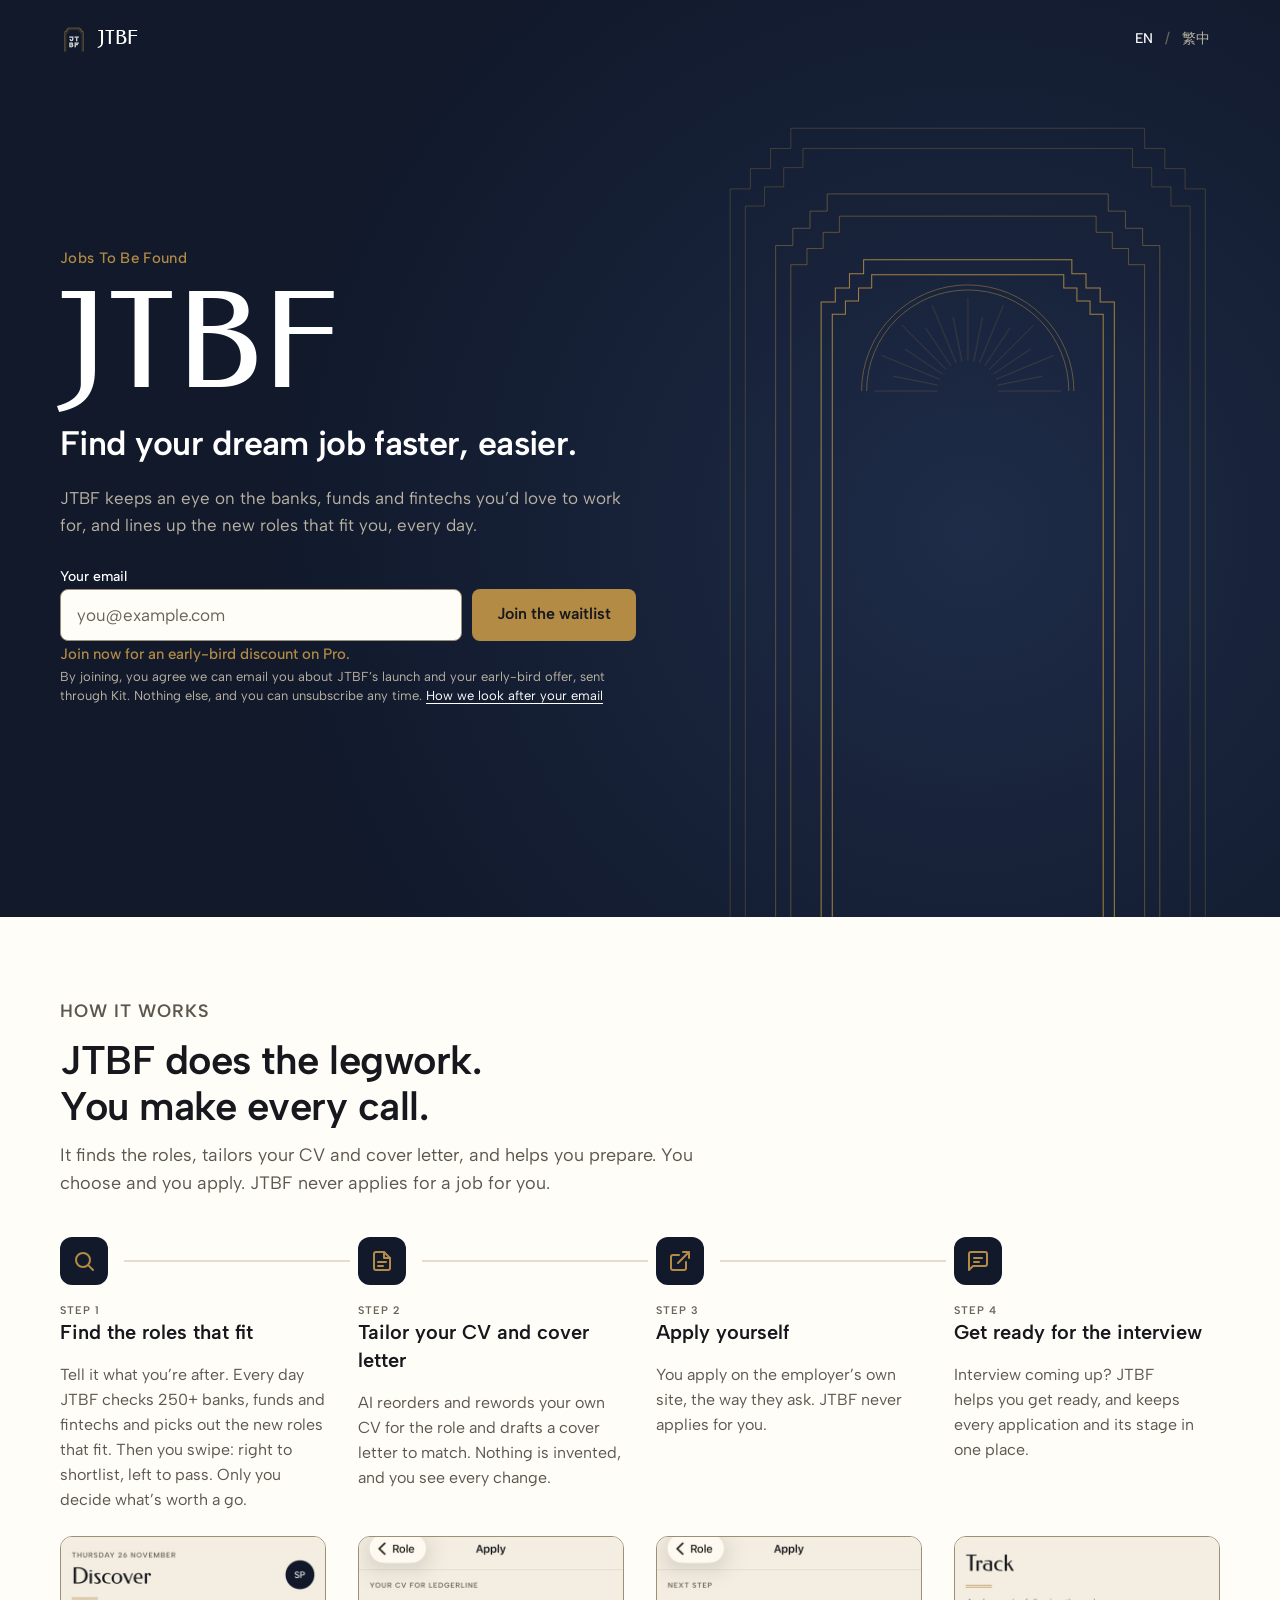
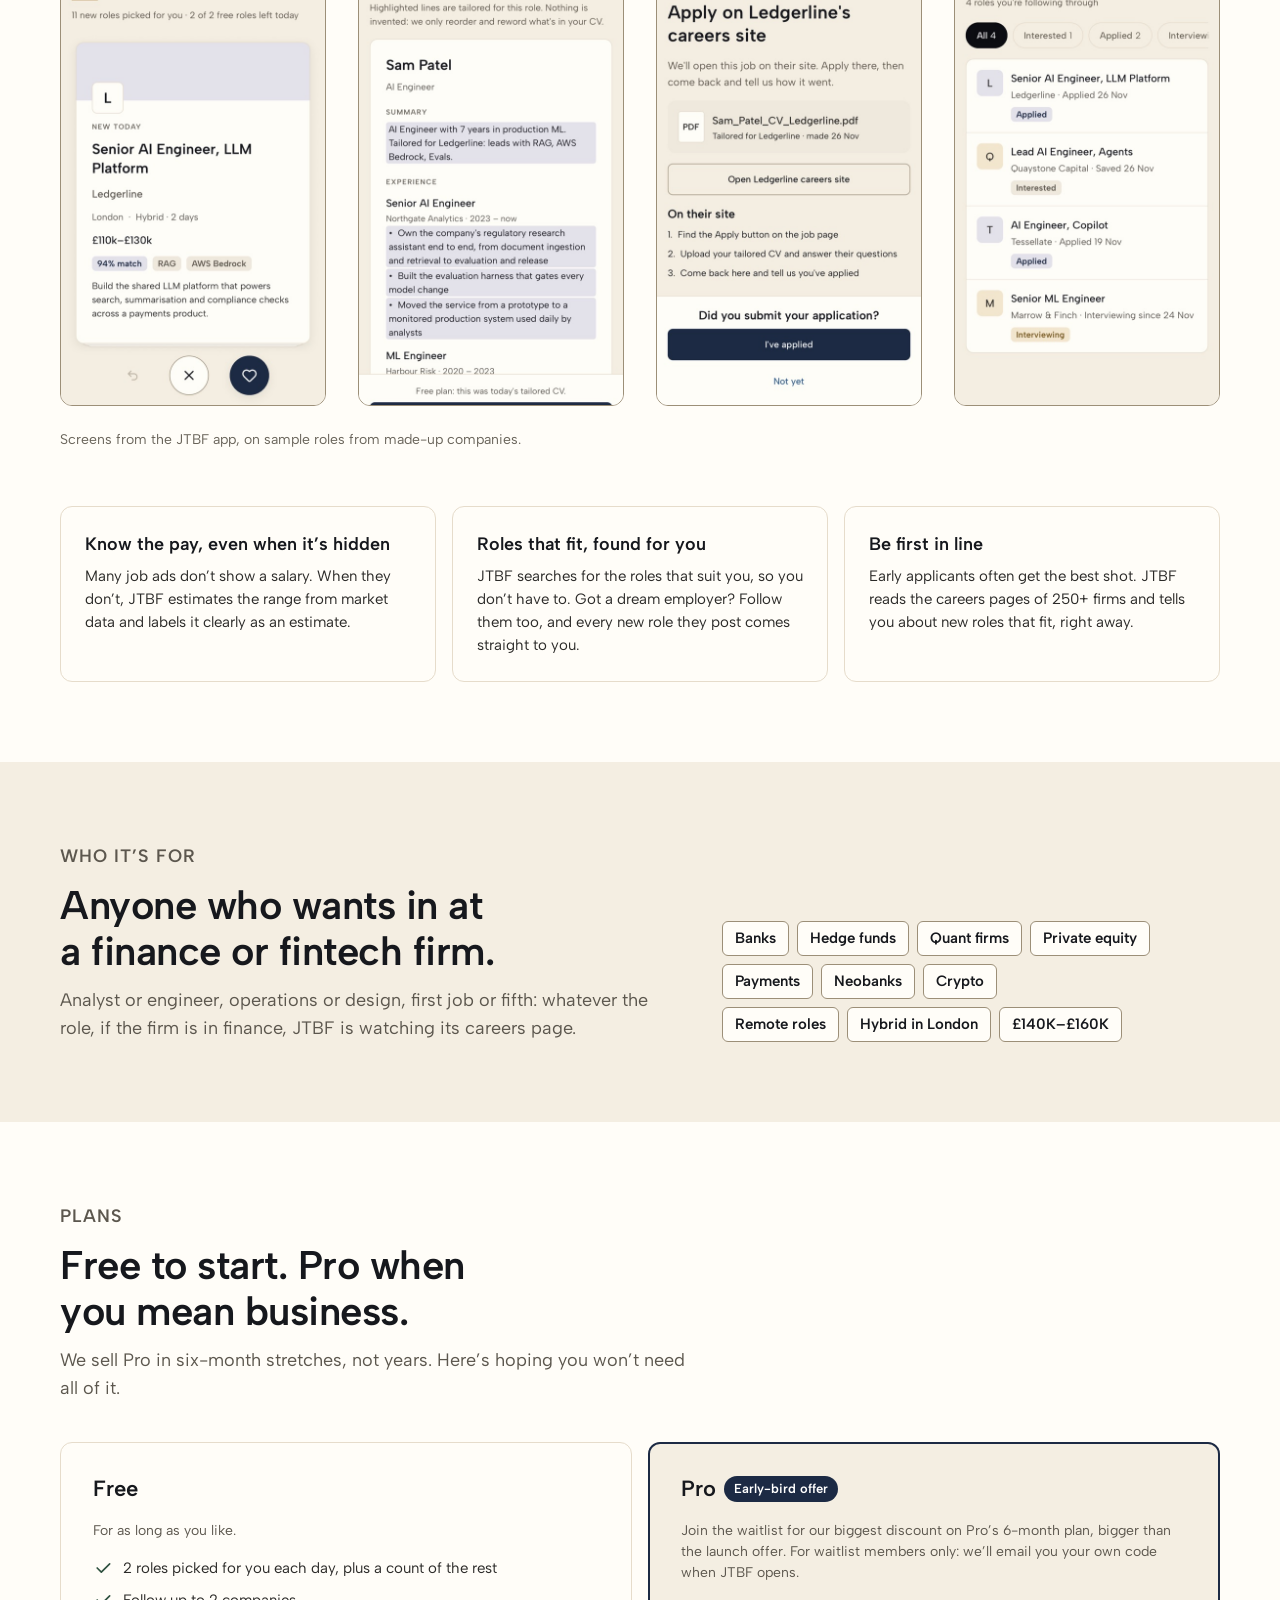
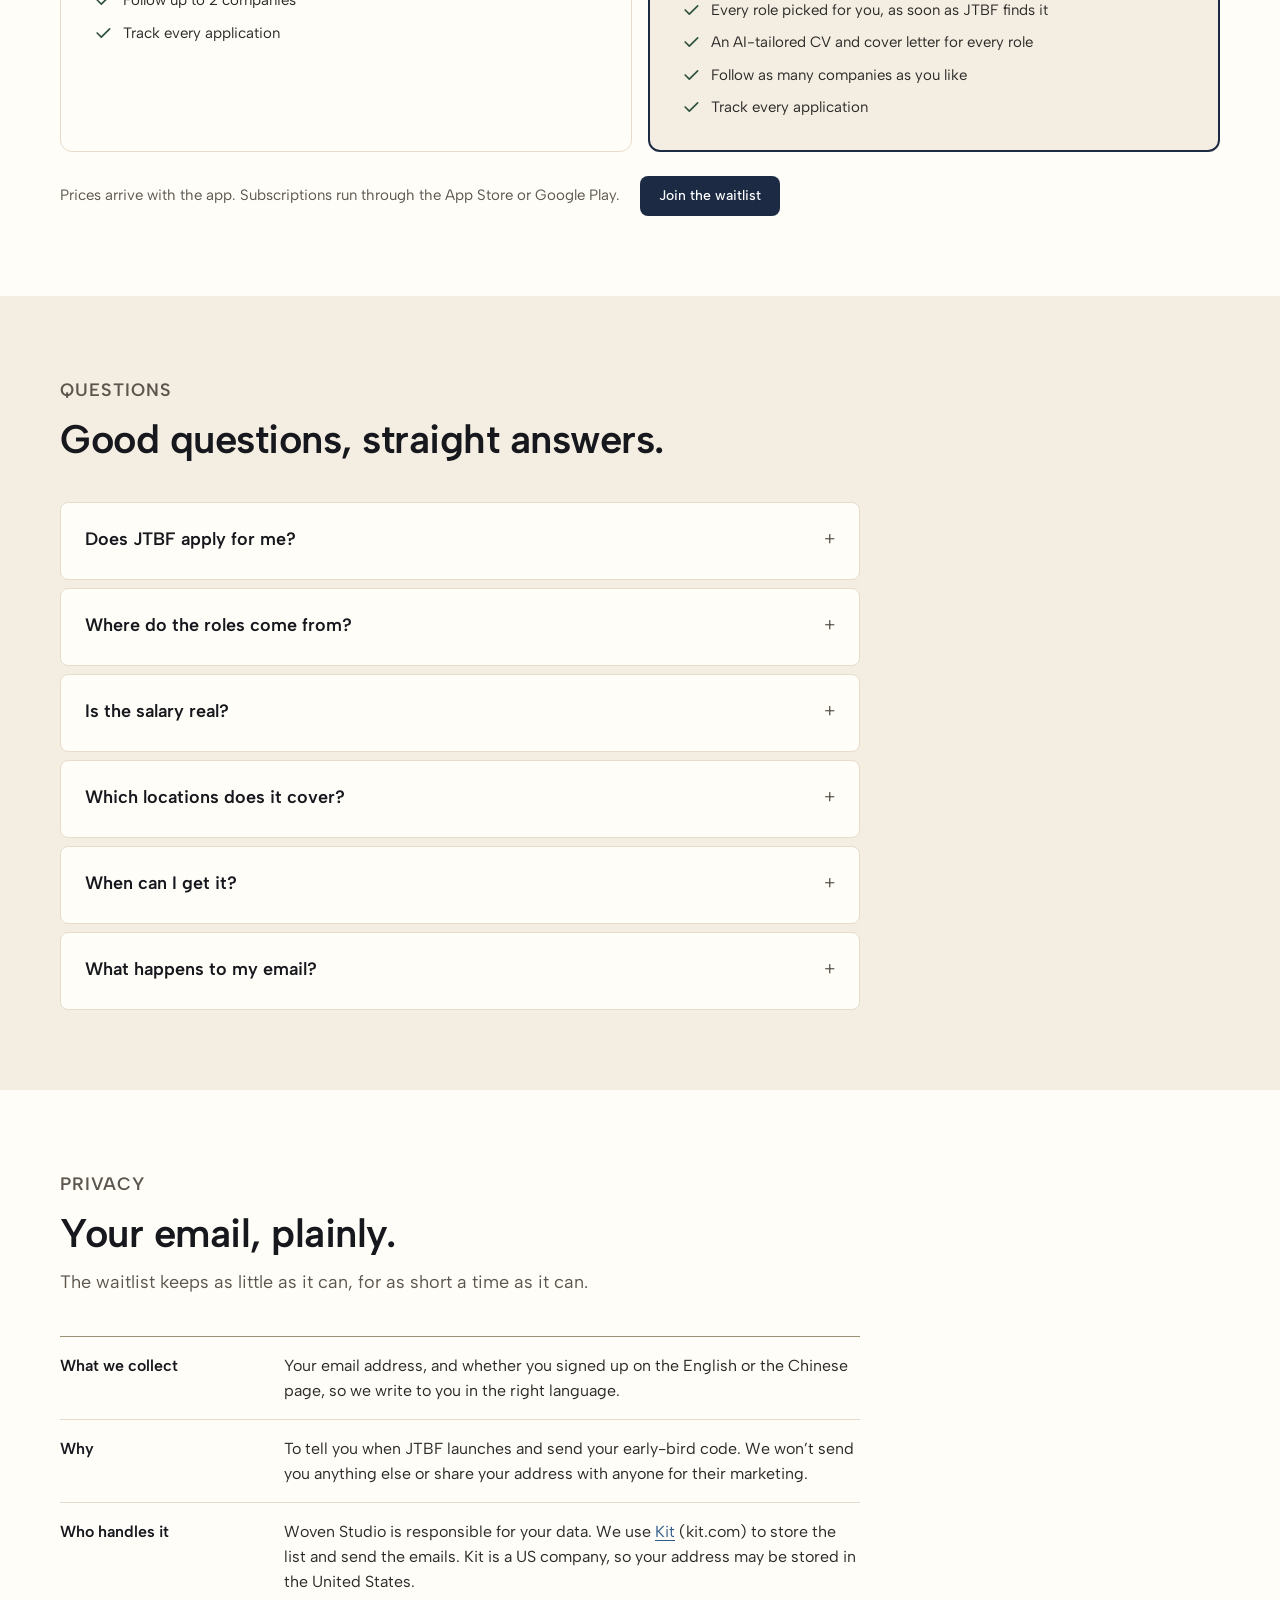
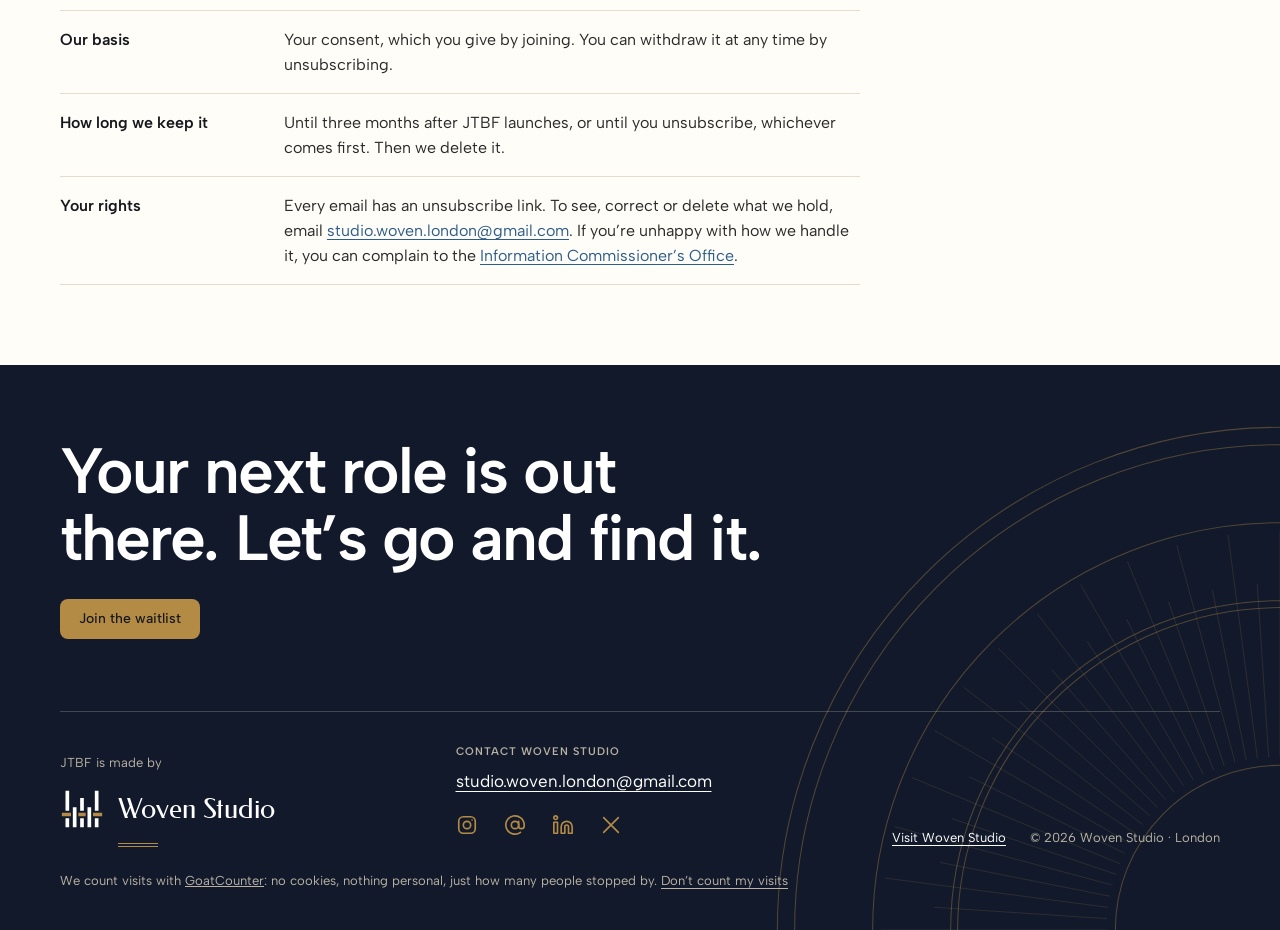
<file: jtbf/index.html>
<!doctype html>
<html lang="en-GB">
<head>
<meta charset="utf-8">
<meta name="viewport" content="width=device-width, initial-scale=1, viewport-fit=cover">
<title>JTBF: finance and fintech jobs, found for you</title>
<meta name="description" content="JTBF watches the careers pages of 250+ banks, funds and fintech firms and brings you the new roles that fit, every day. iPhone and Android, January 2027. Join the waitlist.">
<link rel="canonical" href="https://wovenstudio.london/jtbf/">
<link rel="alternate" hreflang="en-GB" href="https://wovenstudio.london/jtbf/">
<link rel="alternate" hreflang="zh-Hant" href="https://wovenstudio.london/jtbf/zh-hant/">
<link rel="alternate" hreflang="x-default" href="https://wovenstudio.london/jtbf/">
<meta property="og:type" content="website">
<meta property="og:site_name" content="Woven Studio">
<meta property="og:title" content="JTBF: Jobs To Be Found">
<meta property="og:description" content="New finance and fintech roles that fit you, every day. Coming to iPhone and Android in January 2027.">
<meta property="og:url" content="https://wovenstudio.london/jtbf/">
<meta property="og:image" content="https://wovenstudio.london/jtbf/og.png">
<meta property="og:image:width" content="1200">
<meta property="og:image:height" content="630">
<meta property="og:image:alt" content="The JTBF app icon, JT over BF in a brass Art Deco doorway, beside the words Jobs To Be Found.">
<meta property="og:locale" content="en_GB">
<meta property="og:locale:alternate" content="zh_HK">
<meta name="twitter:card" content="summary_large_image">
<link rel="icon" href="icon.svg" type="image/svg+xml">
<link rel="apple-touch-icon" href="apple-touch-icon.png">
<meta name="theme-color" content="#11192b">
<!-- Woven Studio design system: tokens and self-hosted fonts, the n- component classes, then this page's layout. -->
<link rel="preload" href="../ds/fonts/Federo-Regular.ttf" as="font" type="font/ttf" crossorigin>
<link rel="stylesheet" href="../ds/tokens.css">
<link rel="stylesheet" href="../ds/bundle.css">
<link rel="stylesheet" href="jtbf.css?v=eb4">
</head>
<body>
<a class="skip" href="#email">Skip to the waitlist</a>

<header class="band-navy hero n-on-navy">
  <div class="wrap">
    <nav class="nav" aria-label="JTBF">
      <a class="nav-brand" href="./" aria-label="JTBF, top of page"><img class="nav-icon" src="icon.svg" alt="" width="28" height="28"><span class="n-display" lang="en">JTBF</span></a>
      <div class="lang" role="group" aria-label="Language"><span aria-current="page" lang="en-GB">EN</span><span class="sep" aria-hidden="true">/</span><a href="zh-hant/" hreflang="zh-Hant" lang="zh-Hant" aria-label="繁體中文">繁中</a></div>
    </nav>

    <div class="hero-grid">
      <div class="hero-copy">
        <div class="title-row">
          <h1 class="app-name n-display" lang="en"><small>Jobs To Be Found</small>JTBF</h1>
        </div>
        <p class="promise">Find your dream job faster, easier.</p>
        <p class="lede">JTBF keeps an eye on the banks, funds and fintechs you&rsquo;d love to work for, and lines up the new roles that fit you, every day.</p>
        <!-- Waitlist: the Kit form "JTBF waitlist" (ID 10246510; kit.com), whose confirmation email is in English. The Chinese page uses its own form. The ID is in the action below; get it from Kit
             (Kit > Grow > Landing pages & forms > the form > Embed > HTML: the number in the form's action).
             The hidden fields[language] input fills the Kit custom field "language" (create it in Kit first).
             Works without JavaScript; waitlist.js submits it in place and shows the thank-you. -->
        <form class="waitlist" id="waitlist" action="https://app.kit.com/forms/10246510/subscriptions" method="post"
          data-msg-button="Join the waitlist" data-msg-sending="Joining…"
          data-msg-invalid="That email doesn&rsquo;t look quite right. Mind checking it?" data-msg-error-title="That didn&rsquo;t go through." data-msg-error=" Something went wrong on our side. Please try again in a minute."
          data-msg-not-ready=" The waitlist isn&rsquo;t open just yet. Please try again soon." data-msg-done-title="You&rsquo;re on the list." data-msg-done-body="One last thing: check your inbox and tap the link to confirm. Then we&rsquo;ll tell you the moment JTBF is out.">
          <div class="wl-fields">
            <input type="hidden" name="fields[language]" value="en">
            <label for="email">Your email</label>
            <div class="wl-row">
              <input class="n-input" id="email" type="email" name="email_address" autocomplete="email" inputmode="email" required placeholder="you@example.com" aria-describedby="wl-privacy">
              <button class="n-btn n-btn-brass" type="submit">Join the waitlist</button>
            </div>
            <p class="wl-perk">Join now for an early-bird discount on Pro.</p>
            <p class="wl-privacy" id="wl-privacy">By joining, you agree we can email you about JTBF&rsquo;s launch and your early-bird offer, sent through Kit. Nothing else, and you can unsubscribe any time. <a href="#privacy">How we look after your email</a></p>
          </div>
          <div class="wl-status" role="status" aria-live="polite"></div>
        </form>
      </div>

      <div class="motif-wrap">
        <svg class="motif" viewBox="0 0 1000 1600" role="img" aria-label="Brass Art Deco doorways, one inside another, with a sunburst above the innermost">
<path class="door d5" pathLength="1" d="M30 1600V160H70V120H110V80H150V40H850V80H890V120H930V160H970V1600"/>
<path class="door d4" pathLength="1" d="M60 1600V194H98V156H136V118H174V80H826V118H864V156H902V194H940V1600"/>
<path class="door d3" pathLength="1" d="M120 1600V272H154V238H188V204H222V170H778V204H812V238H846V272H880V1600"/>
<path class="door d2" pathLength="1" d="M150 1600V310H182V278H214V246H246V214H754V246H786V278H818V310H850V1600"/>
<path class="door d1" pathLength="1" d="M210 1600V384H238V356H266V328H294V300H706V328H734V356H762V384H790V1600"/>
<path class="door d0" pathLength="1" d="M232 1600V408H258V382H284V356H310V330H690V356H716V382H742V408H768V1600"/>
<g class="glints" aria-hidden="true"><path class="glint d5" pathLength="1" d="M30 1600L30 160L70 160L70 120L110 120L110 80L150 80L150 40L500 40"/><path class="glint d5" pathLength="1" d="M970 1600L970 160L930 160L930 120L890 120L890 80L850 80L850 40L500 40"/><path class="glint d4" pathLength="1" d="M60 1600L60 194L98 194L98 156L136 156L136 118L174 118L174 80L500 80"/><path class="glint d4" pathLength="1" d="M940 1600L940 194L902 194L902 156L864 156L864 118L826 118L826 80L500 80"/><path class="glint d3" pathLength="1" d="M120 1600L120 272L154 272L154 238L188 238L188 204L222 204L222 170L500 170"/><path class="glint d3" pathLength="1" d="M880 1600L880 272L846 272L846 238L812 238L812 204L778 204L778 170L500 170"/><path class="glint d2" pathLength="1" d="M150 1600L150 310L182 310L182 278L214 278L214 246L246 246L246 214L500 214"/><path class="glint d2" pathLength="1" d="M850 1600L850 310L818 310L818 278L786 278L786 246L754 246L754 214L500 214"/><path class="glint d1" pathLength="1" d="M210 1600L210 384L238 384L238 356L266 356L266 328L294 328L294 300L500 300"/><path class="glint d1" pathLength="1" d="M790 1600L790 384L762 384L762 356L734 356L734 328L706 328L706 300L500 300"/><path class="glint d0" pathLength="1" d="M232 1600L232 408L258 408L258 382L284 382L284 356L310 356L310 330L500 330"/><path class="glint d0" pathLength="1" d="M768 1600L768 408L742 408L742 382L716 382L716 356L690 356L690 330L500 330"/></g>
<g class="rays"><path d="M440.0 560.0L315.0 560.0"/><path d="M441.2 548.3L352.9 530.7"/><path d="M444.6 537.0L329.1 489.2"/><path d="M450.1 526.7L375.3 476.7"/><path d="M457.6 517.6L369.2 429.2"/><path d="M466.7 510.1L416.7 435.3"/><path d="M477.0 504.6L429.2 389.1"/><path d="M488.3 501.2L470.7 412.9"/><path d="M500.0 500.0L500.0 375.0"/><path d="M511.7 501.2L529.3 412.9"/><path d="M523.0 504.6L570.8 389.1"/><path d="M533.3 510.1L583.3 435.3"/><path d="M542.4 517.6L630.8 429.2"/><path d="M549.9 526.7L624.7 476.7"/><path d="M555.4 537.0L670.9 489.2"/><path d="M558.8 548.3L647.1 530.7"/><path d="M560.0 560.0L685.0 560.0"/></g>
<path class="arc" pathLength="1" d="M300 560A200 200 0 0 1 700 560"/>
<path class="arc" pathLength="1" d="M290 560A210 210 0 0 1 710 560"/>
        </svg>
      </div>
    </div>
  </div>
</header>

<main>
  <section class="section" id="how" aria-labelledby="how-title">
    <div class="wrap">
      <div class="section-head">
        <p class="eyebrow">How it works</p>
        <h2 id="how-title">JTBF does the legwork. You make every call.</h2>
        <p>It finds the roles, tailors your CV and cover letter, and helps you prepare. You choose and you apply. JTBF never applies for a job for you.</p>
      </div>
      <ol class="steps">
        <li class="step"><span class="step-ico" aria-hidden="true"><svg viewBox="0 0 24 24"><circle cx="11" cy="11" r="7"/><path d="M21 21l-4.35-4.35"/></svg></span><h3><span>Step 1</span>Find the roles that fit</h3><p>Tell it what you&rsquo;re after. Every day JTBF checks 250+ banks, funds and fintechs and picks out the new roles that fit. Then you swipe: right to shortlist, left to pass. Only you decide what&rsquo;s worth a go.</p><figure class="shot"><img src="shots/step-1.jpg" alt="The Discover feed: new roles picked for you, with a Senior AI Engineer role in London, £110k–£130k, 94% match, and buttons to pass or shortlist" width="540" height="958" loading="lazy" decoding="async"></figure></li>
        <li class="step"><span class="step-ico" aria-hidden="true"><svg viewBox="0 0 24 24"><path d="M14 3H6a2 2 0 0 0-2 2v14a2 2 0 0 0 2 2h12a2 2 0 0 0 2-2V9z"/><path d="M14 3v6h6M8 13h8M8 17h5"/></svg></span><h3><span>Step 2</span>Tailor your CV and cover letter</h3><p>AI reorders and rewords your own CV for the role and drafts a cover letter to match. Nothing is invented, and you see every change.</p><figure class="shot"><img src="shots/step-2.jpg" alt="A CV tailored for one role, with the reworded lines highlighted" width="540" height="958" loading="lazy" decoding="async"></figure></li>
        <li class="step"><span class="step-ico" aria-hidden="true"><svg viewBox="0 0 24 24"><path d="M15 3h6v6M10 14L21 3M18 13v6a2 2 0 0 1-2 2H5a2 2 0 0 1-2-2V8a2 2 0 0 1 2-2h6"/></svg></span><h3><span>Step 3</span>Apply yourself</h3><p>You apply on the employer&rsquo;s own site, the way they ask. JTBF never applies for you.</p><figure class="shot"><img src="shots/step-3.jpg" alt="The next step: apply on the employer’s careers site with your tailored CV, then tell JTBF you’ve applied" width="540" height="958" loading="lazy" decoding="async"></figure></li>
        <li class="step"><span class="step-ico" aria-hidden="true"><svg viewBox="0 0 24 24"><path d="M21 15a2 2 0 0 1-2 2H7l-4 4V5a2 2 0 0 1 2-2h14a2 2 0 0 1 2 2z"/><path d="M8 9h8M8 13h5"/></svg></span><h3><span>Step 4</span>Get ready for the interview</h3><p>Interview coming up? JTBF helps you get ready, and keeps every application and its stage in one place.</p><figure class="shot"><img src="shots/step-4.jpg" alt="The Track tab: four roles, one shortlisted, two applied for and one at interview" width="540" height="958" loading="lazy" decoding="async"></figure></li>
      </ol>
      <p class="shots-note">Screens from the JTBF app, on sample roles from made-up companies.</p>
      <div class="facts">
        <div class="n-card"><h3>Know the pay, even when it&rsquo;s hidden</h3><p>Many job ads don&rsquo;t show a salary. When they don&rsquo;t, JTBF estimates the range from market data and labels it clearly as an estimate.</p></div>
        <div class="n-card"><h3>Roles that fit, found for you</h3><p>JTBF searches for the roles that suit you, so you don&rsquo;t have to. Got a dream employer? Follow them too, and every new role they post comes straight to you.</p></div>
        <div class="n-card"><h3>Be first in line</h3><p>Early applicants often get the best shot. JTBF reads the careers pages of 250+ firms and tells you about new roles that fit, right away.</p></div>
      </div>
    </div>
  </section>

  <section class="section band-parchment" id="who" aria-labelledby="who-title">
    <div class="wrap who">
      <div class="section-head">
        <p class="eyebrow">Who it&rsquo;s for</p>
        <h2 id="who-title">Anyone who wants in at a finance or fintech firm.</h2>
        <p>Analyst or engineer, operations or design, first job or fifth: whatever the role, if the firm is in finance, JTBF is watching its careers page.</p>
      </div>
      <div>
        <ul class="firms" aria-label="The kinds of firms JTBF watches">
          <li class="n-tag">Banks</li>
          <li class="n-tag">Hedge funds</li>
          <li class="n-tag">Quant firms</li>
          <li class="n-tag">Private equity</li>
          <li class="n-tag">Payments</li>
          <li class="n-tag">Neobanks</li>
          <li class="n-tag">Crypto</li>
        </ul>
        <ul class="firms where" aria-label="Kinds of roles">
          <li class="n-tag n-tag-mist">Remote roles</li>
          <li class="n-tag n-tag-mist">Hybrid in London</li>
          <li class="n-tag n-tag-mist">£140K–£160K</li>
        </ul>
      </div>
    </div>
  </section>

  <section class="section" id="pricing" aria-labelledby="pricing-title">
    <div class="wrap">
      <div class="section-head">
        <p class="eyebrow">Plans</p>
        <h2 id="pricing-title">Free to start. Pro when you mean business.</h2>
        <p>We sell Pro in six-month stretches, not years. Here&rsquo;s hoping you won&rsquo;t need all of it.</p>
      </div>
      <div class="plans">
        <div class="n-price-card">
          <h3>Free</h3>
          <p class="price-note">For as long as you like.</p>
          <ul>
            <li><svg viewBox="0 0 24 24" aria-hidden="true"><path d="M5 12l5 5L20 7"/></svg><span>2 roles picked for you each day, plus a count of the rest</span></li>
            <li><svg viewBox="0 0 24 24" aria-hidden="true"><path d="M5 12l5 5L20 7"/></svg><span>Follow up to 2 companies</span></li>
            <li><svg viewBox="0 0 24 24" aria-hidden="true"><path d="M5 12l5 5L20 7"/></svg><span>Track every application</span></li>
          </ul>
        </div>
        <div class="n-price-card is-featured">
          <h3>Pro <span class="n-badge n-badge-midnight">Early-bird offer</span></h3>
          <p class="price-note">Join the waitlist for our biggest discount on Pro&rsquo;s 6-month plan, bigger than the launch offer. For waitlist members only: we&rsquo;ll email you your own code when JTBF opens.</p>
          <ul>
            <li><svg viewBox="0 0 24 24" aria-hidden="true"><path d="M5 12l5 5L20 7"/></svg><span>Every role picked for you, as soon as JTBF finds it</span></li>
            <li><svg viewBox="0 0 24 24" aria-hidden="true"><path d="M5 12l5 5L20 7"/></svg><span>An AI-tailored CV and cover letter for every role</span></li>
            <li><svg viewBox="0 0 24 24" aria-hidden="true"><path d="M5 12l5 5L20 7"/></svg><span>Follow as many companies as you like</span></li>
            <li><svg viewBox="0 0 24 24" aria-hidden="true"><path d="M5 12l5 5L20 7"/></svg><span>Track every application</span></li>
          </ul>
        </div>
      </div>
      <p class="plans-foot"><span>Prices arrive with the app. Subscriptions run through the App Store or Google Play.</span><a class="n-btn n-btn-primary" href="#email">Join the waitlist</a></p>
    </div>
  </section>

  <section class="section band-parchment" id="faq" aria-labelledby="faq-title">
    <div class="wrap">
      <div class="section-head">
        <p class="eyebrow">Questions</p>
        <h2 id="faq-title">Good questions, straight answers.</h2>
      </div>
      <div class="n-faq">
        <details><summary>Does JTBF apply for me?</summary><p>No, and that&rsquo;s on purpose. JTBF tailors your CV and cover letter to the role, then sends you to the employer&rsquo;s own page to apply the way they ask. Every application stays yours.</p></details>
        <details><summary>Where do the roles come from?</summary><p>Straight from the careers pages of 250+ banks, hedge funds, quant firms, private equity firms, payments companies, neobanks and crypto firms. JTBF checks them for you and brings you what&rsquo;s new every day.</p></details>
        <details><summary>Is the salary real?</summary><p>Where a firm posts a range, you see it. Where it doesn&rsquo;t, we show an estimated range and label it as an estimate, so you always know which is which.</p></details>
        <details><summary>Which locations does it cover?</summary><p>London and the UK first, plus roles in the US and remote roles.</p></details>
        <details><summary>When can I get it?</summary><p>In January 2027, on the App Store and Google Play. Join the waitlist and we&rsquo;ll email you when it&rsquo;s out.</p></details>
        <details><summary>What happens to my email?</summary><p>We use it to tell you when JTBF launches and to send your early-bird code, and nothing else. <a href="#privacy">Here&rsquo;s the detail.</a></p></details>
      </div>
    </div>
  </section>

  <section class="section privacy-band" id="privacy" aria-labelledby="privacy-title">
    <div class="wrap privacy">
      <div class="section-head">
        <p class="eyebrow">Privacy</p>
        <h2 id="privacy-title">Your email, plainly.</h2>
        <p>The waitlist keeps as little as it can, for as short a time as it can.</p>
      </div>
      <dl>
        <div><dt>What we collect</dt><dd>Your email address, and whether you signed up on the English or the Chinese page, so we write to you in the right language.</dd></div>
        <div><dt>Why</dt><dd>To tell you when JTBF launches and send your early-bird code. We won&rsquo;t send you anything else or share your address with anyone for their marketing.</dd></div>
        <div><dt>Who handles it</dt><dd>Woven Studio is responsible for your data. We use <a href="https://kit.com/privacy" target="_blank" rel="noopener noreferrer">Kit</a> (kit.com) to store the list and send the emails. Kit is a US company, so your address may be stored in the United States.</dd></div>
        <div><dt>Our basis</dt><dd>Your consent, which you give by joining. You can withdraw it at any time by unsubscribing.</dd></div>
        <div><dt>How long we keep it</dt><dd>Until three months after JTBF launches, or until you unsubscribe, whichever comes first. Then we delete it.</dd></div>
        <div><dt>Your rights</dt><dd>Every email has an unsubscribe link. To see, correct or delete what we hold, email <a href="mailto:studio.woven.london@gmail.com">studio.woven.london@gmail.com</a>. If you&rsquo;re unhappy with how we handle it, you can complain to the <a href="https://ico.org.uk/make-a-complaint/" target="_blank" rel="noopener noreferrer">Information Commissioner&rsquo;s Office</a>.</dd></div>
      </dl>
    </div>
  </section>
</main>

<footer class="band-navy foot n-on-navy">
  <svg class="foot-fan" viewBox="0 0 600 600" aria-hidden="true" focusable="false">
<path class="arc" d="M20 600A580 580 0 0 1 600 20"/>
<path class="arc" d="M40 600A560 560 0 0 1 600 40"/>
<path class="arc" d="M130 600A470 470 0 0 1 600 130"/>
<path class="arc" d="M220 600A380 380 0 0 1 600 220"/>
<path class="arc" d="M228 600A372 372 0 0 1 600 228"/>
<path class="arc" d="M410 600A190 190 0 0 1 600 410"/>
<path class="ray" d="M400.0 600.0L140.0 600.0"/>
<path class="ray" d="M400.4 586.9L200.9 573.8"/>
<path class="ray" d="M401.7 573.9L143.9 540.0"/>
<path class="ray" d="M403.8 561.0L207.7 522.0"/>
<path class="ray" d="M406.8 548.2L155.7 480.9"/>
<path class="ray" d="M410.6 535.7L221.2 471.4"/>
<path class="ray" d="M415.2 523.5L175.0 424.0"/>
<path class="ray" d="M420.6 511.5L241.3 423.1"/>
<path class="ray" d="M426.8 500.0L201.6 370.0"/>
<path class="ray" d="M433.7 488.9L267.4 377.8"/>
<path class="ray" d="M441.3 478.2L235.1 320.0"/>
<path class="ray" d="M449.6 468.1L299.3 336.3"/>
<path class="ray" d="M458.6 458.6L274.7 274.7"/>
<path class="ray" d="M468.1 449.6L336.3 299.3"/>
<path class="ray" d="M478.2 441.3L320.0 235.1"/>
<path class="ray" d="M488.9 433.7L377.8 267.4"/>
<path class="ray" d="M500.0 426.8L370.0 201.6"/>
<path class="ray" d="M511.5 420.6L423.1 241.3"/>
<path class="ray" d="M523.5 415.2L424.0 175.0"/>
<path class="ray" d="M535.7 410.6L471.4 221.2"/>
<path class="ray" d="M548.2 406.8L480.9 155.7"/>
<path class="ray" d="M561.0 403.8L522.0 207.7"/>
<path class="ray" d="M573.9 401.7L540.0 143.9"/>
<path class="ray" d="M586.9 400.4L573.8 200.9"/>
<path class="ray" d="M600.0 400.0L600.0 140.0"/>
  </svg>
  <div class="wrap">
    <h2>Your next role is out there. Let&rsquo;s go and find it.</h2>
    <a class="n-btn n-btn-brass again" href="#email">Join the waitlist</a>
    <div class="signoff">
      <a class="lockup" href="../">
        <small>JTBF is made by</small>
        <span class="lockup-row"><svg class="n-mark" viewBox="0 0 48 48" aria-hidden="true"><path class="n-mark-warp" d="M8 4V26M8 34V44M16 22V44M24 12V26M24 34V44M32 22V44M40 4V26M40 34V44"/><path class="n-mark-weft" d="M2 30H12M20 30H28M36 30H46"/></svg><span class="name n-display" lang="en">Woven Studio</span></span>
        <span class="n-deco-rule" aria-hidden="true"></span>
      </a>
      <div class="foot-contact">
        <p class="foot-label">Contact Woven Studio</p>
        <a class="foot-email" href="mailto:studio.woven.london@gmail.com">studio.woven.london@gmail.com</a>
        <ul class="foot-socials"><li><a href="https://www.instagram.com/wov_enstudio/" target="_blank" rel="noopener noreferrer" aria-label="Instagram, @wov_enstudio (opens in a new tab)"><svg viewBox="0 0 24 24" aria-hidden="true"><rect x="3" y="3" width="18" height="18" rx="5"/><circle cx="12" cy="12" r="4"/><path d="M17.5 6.5h.01"/></svg></a></li><li><a href="https://www.threads.com/@wov_enstudio" target="_blank" rel="noopener noreferrer" aria-label="Threads, @wov_enstudio (opens in a new tab)"><svg viewBox="0 0 24 24" aria-hidden="true"><circle cx="12" cy="12" r="4"/><path d="M16 8v5a3 3 0 0 0 6 0v-1a10 10 0 1 0-4 8"/></svg></a></li><li><a href="https://www.linkedin.com/company/woven-studio-london/" target="_blank" rel="noopener noreferrer" aria-label="LinkedIn, Woven Studio (opens in a new tab)"><svg viewBox="0 0 24 24" aria-hidden="true"><path d="M16 8a6 6 0 0 1 6 6v7h-4v-7a2 2 0 0 0-4 0v7h-4v-7a6 6 0 0 1 6-6z"/><rect x="2" y="9" width="4" height="12"/><circle cx="4" cy="4" r="2"/></svg></a></li><li><a href="https://x.com/wovenstudioldn" target="_blank" rel="noopener noreferrer" aria-label="X, @wovenstudioldn (opens in a new tab)"><svg viewBox="0 0 24 24" aria-hidden="true"><path d="M4 4l16 16M20 4L4 20"/></svg></a></li></ul>
      </div>
      <div class="signoff-meta"><a href="../">Visit Woven Studio</a><span>&copy; 2026 Woven Studio &middot; London</span></div>
      <p class="privacy-note">We count visits with <a href="https://www.goatcounter.com/" target="_blank" rel="noopener noreferrer">GoatCounter</a>: no cookies, nothing personal, just how many people stopped by. <button type="button" id="gc-toggle" data-off="Don&rsquo;t count my visits" data-on="Count my visits again">Don&rsquo;t count my visits</button></p>
    </div>
  </div>
</footer>

<script src="waitlist.js?v=eb4"></script>
<script>window.goatcounter = { path: function () { return location.pathname || "/"; } };</script>
<script data-goatcounter="https://wovenstudio.goatcounter.com/count" async src="//gc.zgo.at/count.js"></script>
</body>
</html>
</file>
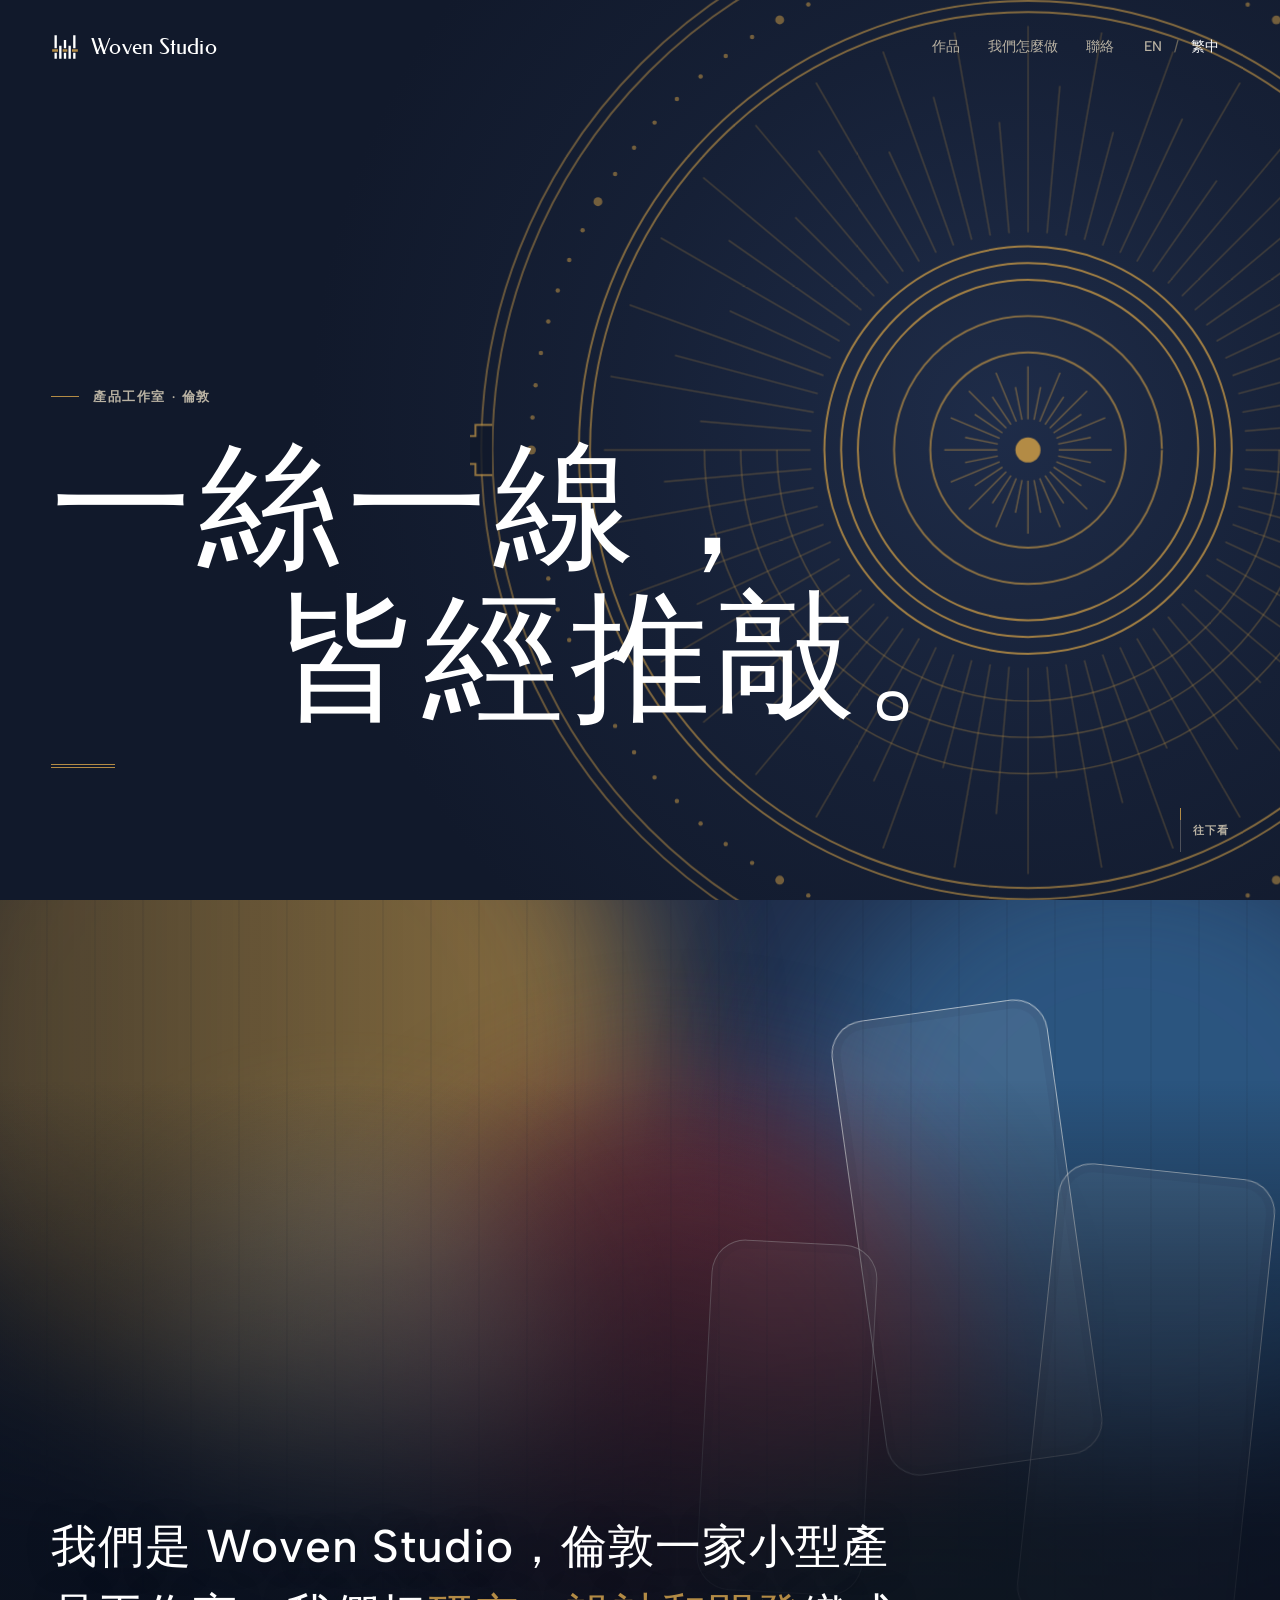
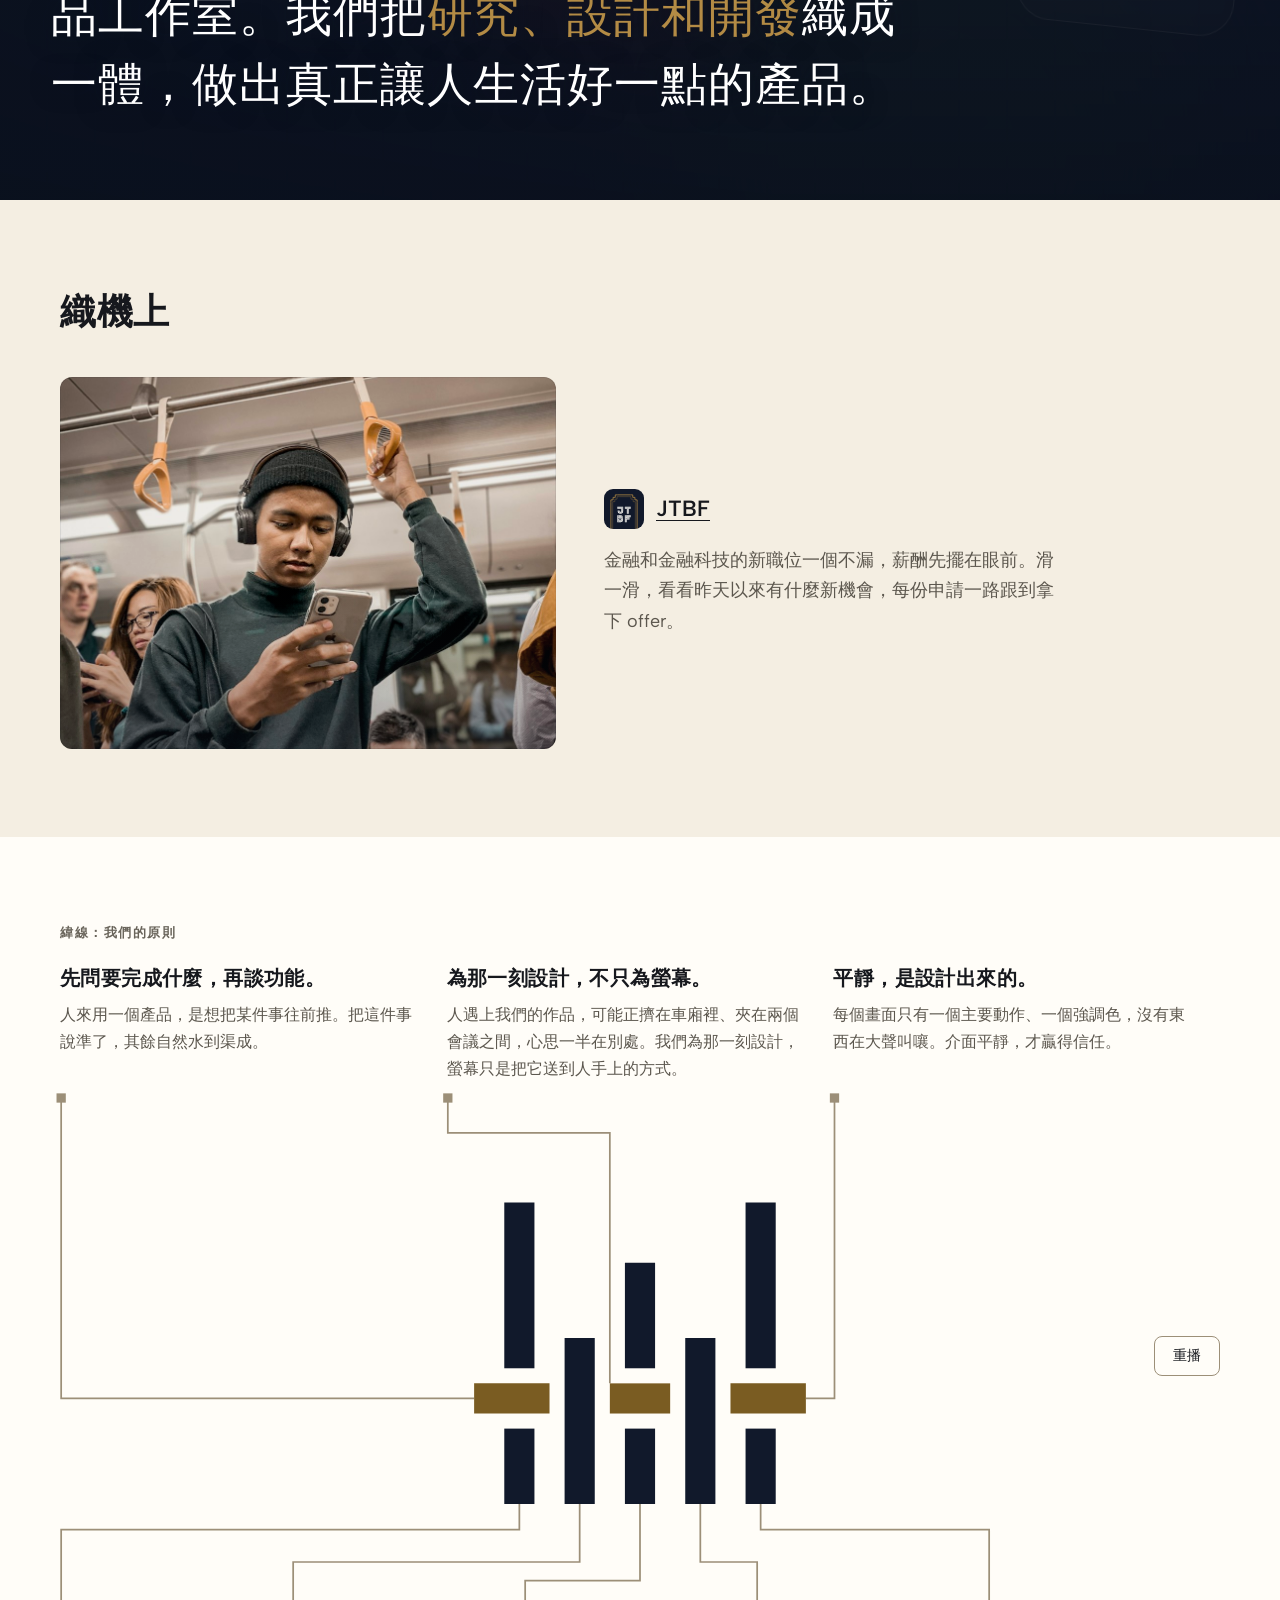
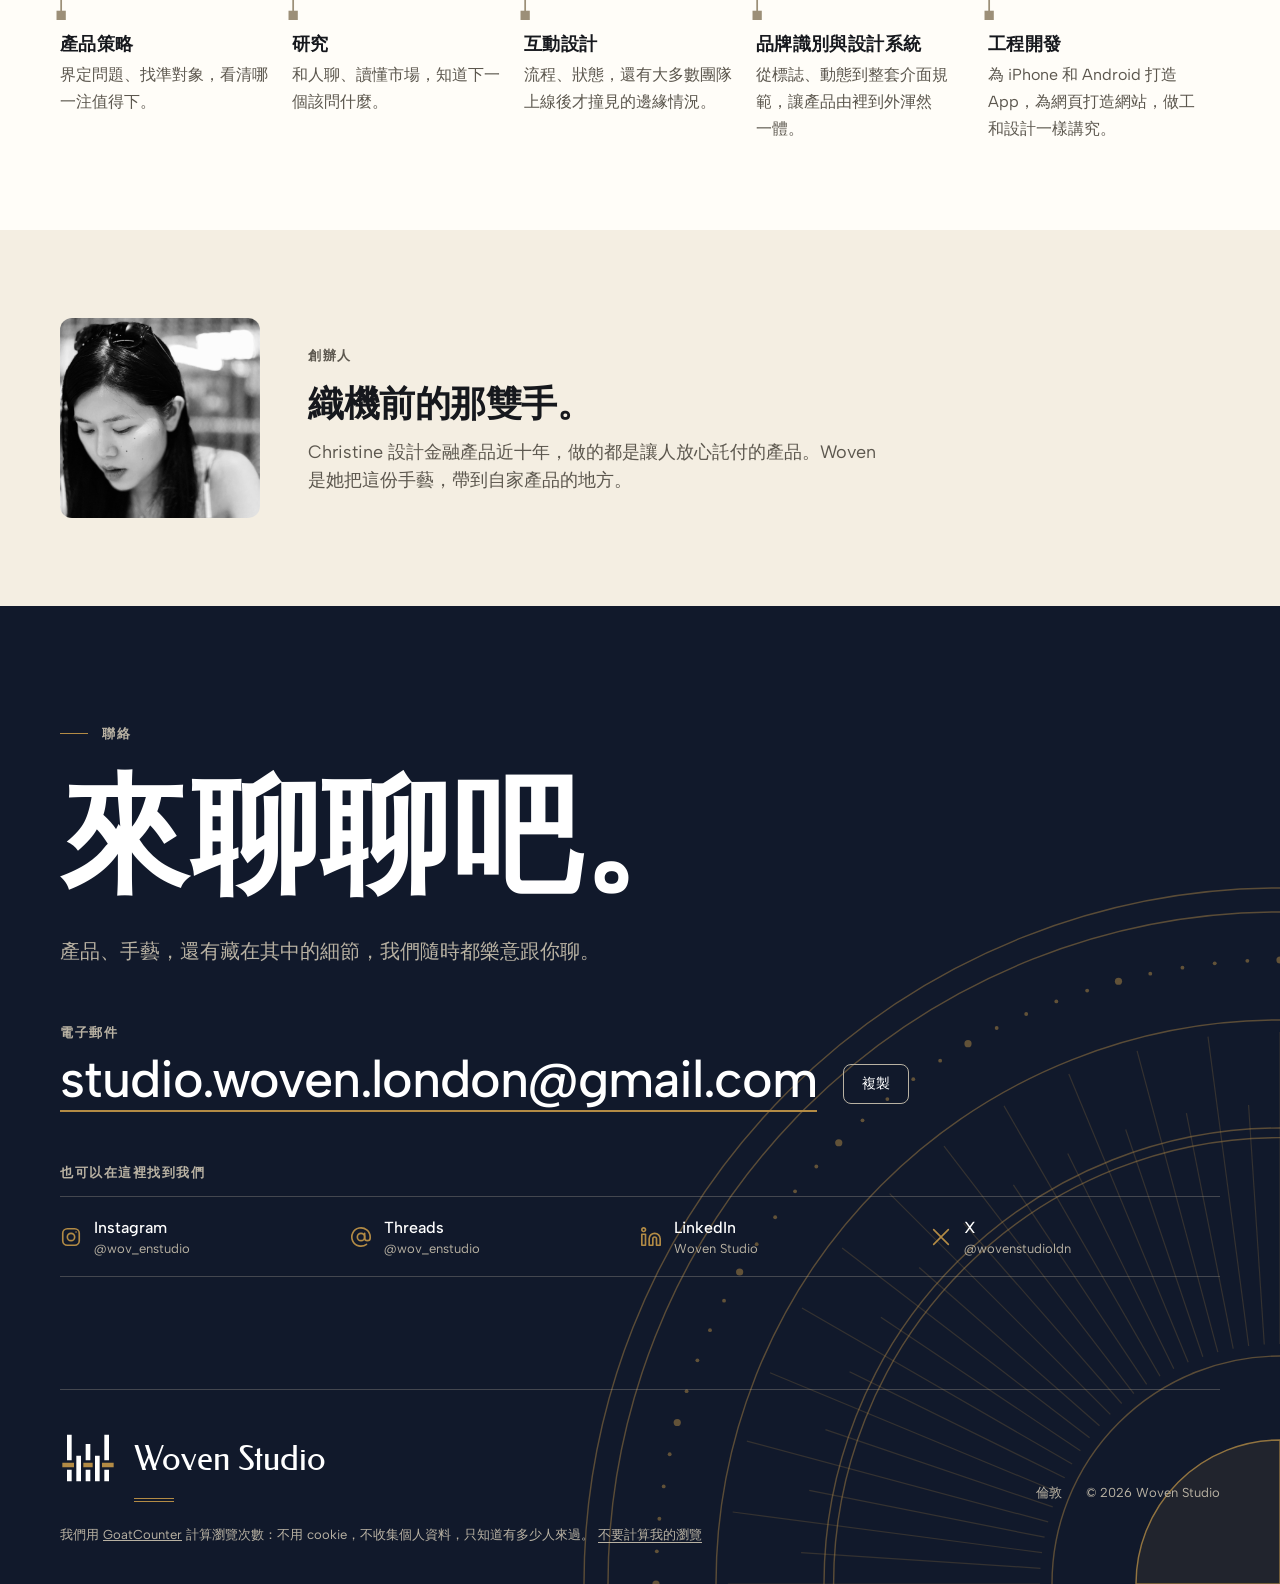
<file: zh-hant/index.html>
<!doctype html>
<html lang="zh-Hant">
<head>
<meta charset="utf-8">
<meta name="viewport" content="width=device-width, initial-scale=1, viewport-fit=cover">
<title>Woven Studio｜倫敦的產品工作室</title>
<meta name="description" content="Woven Studio 是倫敦一家小型產品工作室，研究、設計和開發 App、網站，以及點子需要的一切。">
<link rel="canonical" href="https://wovenstudio.london/zh-hant/">
<link rel="alternate" hreflang="en-GB" href="https://wovenstudio.london/">
<link rel="alternate" hreflang="zh-Hant" href="https://wovenstudio.london/zh-hant/">
<link rel="alternate" hreflang="x-default" href="https://wovenstudio.london/">
<meta property="og:type" content="website">
<meta property="og:site_name" content="Woven Studio">
<meta property="og:title" content="Woven Studio：一絲一線，皆經推敲">
<meta property="og:description" content="倫敦一家小型產品工作室。我們把研究、設計和開發織成一體，做出 App、網站，以及點子需要的一切。">
<meta property="og:url" content="https://wovenstudio.london/zh-hant/">
<meta property="og:locale" content="zh_HK">
<meta property="og:locale:alternate" content="en_GB">
<link rel="icon" href="../favicon.svg" type="image/svg+xml">
<link rel="apple-touch-icon" href="../apple-touch-icon.png">
<meta name="theme-color" content="#11192b">
<!-- Woven Studio design system: tokens and self-hosted fonts, the n- component classes, then this page's layout. -->
<link rel="preload" href="../ds/fonts/Federo-Regular.ttf" as="font" type="font/ttf" crossorigin>
<link rel="stylesheet" href="../ds/tokens.css">
<link rel="stylesheet" href="../ds/bundle.css">
<link rel="stylesheet" href="../studio.css?v=zh4">
</head>
<body>

<header class="band-navy hero n-on-navy">
  <svg class="medallion" viewBox="-400 -400 800 800" aria-hidden="true" focusable="false">
<g class="m-spin-a"><g class="m-dots">
<circle cx="356" cy="0" r="3.2"/>
<circle cx="355.2" cy="23.3" r="1.6"/>
<circle cx="353" cy="46.5" r="1.6"/>
<circle cx="349.2" cy="69.5" r="1.6"/>
<circle cx="343.9" cy="92.1" r="1.6"/>
<circle cx="337.1" cy="114.4" r="1.6"/>
<circle cx="328.9" cy="136.2" r="1.6"/>
<circle cx="319.3" cy="157.5" r="1.6"/>
<circle cx="308.3" cy="178" r="3.2"/>
<circle cx="296" cy="197.8" r="1.6"/>
<circle cx="282.4" cy="216.7" r="1.6"/>
<circle cx="267.7" cy="234.7" r="1.6"/>
<circle cx="251.7" cy="251.7" r="1.6"/>
<circle cx="234.7" cy="267.7" r="1.6"/>
<circle cx="216.7" cy="282.4" r="1.6"/>
<circle cx="197.8" cy="296" r="1.6"/>
<circle cx="178" cy="308.3" r="3.2"/>
<circle cx="157.5" cy="319.3" r="1.6"/>
<circle cx="136.2" cy="328.9" r="1.6"/>
<circle cx="114.4" cy="337.1" r="1.6"/>
<circle cx="92.1" cy="343.9" r="1.6"/>
<circle cx="69.5" cy="349.2" r="1.6"/>
<circle cx="46.5" cy="353" r="1.6"/>
<circle cx="23.3" cy="355.2" r="1.6"/>
<circle cx="0" cy="356" r="3.2"/>
<circle cx="-23.3" cy="355.2" r="1.6"/>
<circle cx="-46.5" cy="353" r="1.6"/>
<circle cx="-69.5" cy="349.2" r="1.6"/>
<circle cx="-92.1" cy="343.9" r="1.6"/>
<circle cx="-114.4" cy="337.1" r="1.6"/>
<circle cx="-136.2" cy="328.9" r="1.6"/>
<circle cx="-157.5" cy="319.3" r="1.6"/>
<circle cx="-178" cy="308.3" r="3.2"/>
<circle cx="-197.8" cy="296" r="1.6"/>
<circle cx="-216.7" cy="282.4" r="1.6"/>
<circle cx="-234.7" cy="267.7" r="1.6"/>
<circle cx="-251.7" cy="251.7" r="1.6"/>
<circle cx="-267.7" cy="234.7" r="1.6"/>
<circle cx="-282.4" cy="216.7" r="1.6"/>
<circle cx="-296" cy="197.8" r="1.6"/>
<circle cx="-308.3" cy="178" r="3.2"/>
<circle cx="-319.3" cy="157.5" r="1.6"/>
<circle cx="-328.9" cy="136.2" r="1.6"/>
<circle cx="-337.1" cy="114.4" r="1.6"/>
<circle cx="-343.9" cy="92.1" r="1.6"/>
<circle cx="-349.2" cy="69.5" r="1.6"/>
<circle cx="-353" cy="46.5" r="1.6"/>
<circle cx="-355.2" cy="23.3" r="1.6"/>
<circle cx="-356" cy="0" r="3.2"/>
<circle cx="-355.2" cy="-23.3" r="1.6"/>
<circle cx="-353" cy="-46.5" r="1.6"/>
<circle cx="-349.2" cy="-69.5" r="1.6"/>
<circle cx="-343.9" cy="-92.1" r="1.6"/>
<circle cx="-337.1" cy="-114.4" r="1.6"/>
<circle cx="-328.9" cy="-136.2" r="1.6"/>
<circle cx="-319.3" cy="-157.5" r="1.6"/>
<circle cx="-308.3" cy="-178" r="3.2"/>
<circle cx="-296" cy="-197.8" r="1.6"/>
<circle cx="-282.4" cy="-216.7" r="1.6"/>
<circle cx="-267.7" cy="-234.7" r="1.6"/>
<circle cx="-251.7" cy="-251.7" r="1.6"/>
<circle cx="-234.7" cy="-267.7" r="1.6"/>
<circle cx="-216.7" cy="-282.4" r="1.6"/>
<circle cx="-197.8" cy="-296" r="1.6"/>
<circle cx="-178" cy="-308.3" r="3.2"/>
<circle cx="-157.5" cy="-319.3" r="1.6"/>
<circle cx="-136.2" cy="-328.9" r="1.6"/>
<circle cx="-114.4" cy="-337.1" r="1.6"/>
<circle cx="-92.1" cy="-343.9" r="1.6"/>
<circle cx="-69.5" cy="-349.2" r="1.6"/>
<circle cx="-46.5" cy="-353" r="1.6"/>
<circle cx="-23.3" cy="-355.2" r="1.6"/>
<circle cx="-0" cy="-356" r="3.2"/>
<circle cx="23.3" cy="-355.2" r="1.6"/>
<circle cx="46.5" cy="-353" r="1.6"/>
<circle cx="69.5" cy="-349.2" r="1.6"/>
<circle cx="92.1" cy="-343.9" r="1.6"/>
<circle cx="114.4" cy="-337.1" r="1.6"/>
<circle cx="136.2" cy="-328.9" r="1.6"/>
<circle cx="157.5" cy="-319.3" r="1.6"/>
<circle cx="178" cy="-308.3" r="3.2"/>
<circle cx="197.8" cy="-296" r="1.6"/>
<circle cx="216.7" cy="-282.4" r="1.6"/>
<circle cx="234.7" cy="-267.7" r="1.6"/>
<circle cx="251.7" cy="-251.7" r="1.6"/>
<circle cx="267.7" cy="-234.7" r="1.6"/>
<circle cx="282.4" cy="-216.7" r="1.6"/>
<circle cx="296" cy="-197.8" r="1.6"/>
<circle cx="308.3" cy="-178" r="3.2"/>
<circle cx="319.3" cy="-157.5" r="1.6"/>
<circle cx="328.9" cy="-136.2" r="1.6"/>
<circle cx="337.1" cy="-114.4" r="1.6"/>
<circle cx="343.9" cy="-92.1" r="1.6"/>
<circle cx="349.2" cy="-69.5" r="1.6"/>
<circle cx="353" cy="-46.5" r="1.6"/>
<circle cx="355.2" cy="-23.3" r="1.6"/>
</g></g>
<g class="m-rings">
<circle class="ring r7" r="392" pathLength="1"/>
<circle class="ring r6" r="384" pathLength="1"/>
<circle class="ring r5" r="322" pathLength="1"/>
<circle class="ring r4" r="314" pathLength="1"/>
<circle class="ring r3" r="146" pathLength="1"/>
<circle class="ring r2" r="134" pathLength="1"/>
<circle class="ring r1" r="122" pathLength="1"/>
</g>
<g class="m-steps">
<g transform="rotate(0)"><path d="M-18 -384 V-396 H-10 V-404 H10 V-396 H18 V-384" /></g>
<g transform="rotate(90)"><path d="M-18 -384 V-396 H-10 V-404 H10 V-396 H18 V-384" /></g>
<g transform="rotate(180)"><path d="M-18 -384 V-396 H-10 V-404 H10 V-396 H18 V-384" /></g>
<g transform="rotate(270)"><path d="M-18 -384 V-396 H-10 V-404 H10 V-396 H18 V-384" /></g>
</g>
<g class="m-spin-b"><g class="m-rays">
<path d="M0 -156L0 -304"/>
<path d="M13.6 -155.4L22.8 -261"/>
<path d="M27.1 -153.6L52.8 -299.4"/>
<path d="M40.4 -150.7L61.1 -228"/>
<path d="M53.4 -146.6L104 -285.7"/>
<path d="M65.9 -141.4L110.7 -237.5"/>
<path d="M78 -135.1L152 -263.3"/>
<path d="M89.5 -127.8L135.4 -193.3"/>
<path d="M100.3 -119.5L195.4 -232.9"/>
<path d="M110.3 -110.3L185.3 -185.3"/>
<path d="M119.5 -100.3L232.9 -195.4"/>
<path d="M127.8 -89.5L193.3 -135.4"/>
<path d="M135.1 -78L263.3 -152"/>
<path d="M141.4 -65.9L237.5 -110.7"/>
<path d="M146.6 -53.4L285.7 -104"/>
<path d="M150.7 -40.4L228 -61.1"/>
<path d="M153.6 -27.1L299.4 -52.8"/>
<path d="M155.4 -13.6L261 -22.8"/>
<path d="M156 0L304 0"/>
<path d="M155.4 13.6L235.1 20.6"/>
<path d="M153.6 27.1L299.4 52.8"/>
<path d="M150.7 40.4L253.1 67.8"/>
<path d="M146.6 53.4L285.7 104"/>
<path d="M141.4 65.9L213.9 99.7"/>
<path d="M135.1 78L263.3 152"/>
<path d="M127.8 89.5L214.6 150.3"/>
<path d="M119.5 100.3L232.9 195.4"/>
<path d="M110.3 110.3L166.9 166.9"/>
<path d="M100.3 119.5L195.4 232.9"/>
<path d="M89.5 127.8L150.3 214.6"/>
<path d="M78 135.1L152 263.3"/>
<path d="M65.9 141.4L99.7 213.9"/>
<path d="M53.4 146.6L104 285.7"/>
<path d="M40.4 150.7L67.8 253.1"/>
<path d="M27.1 153.6L52.8 299.4"/>
<path d="M13.6 155.4L20.6 235.1"/>
<path d="M0 156L0 304"/>
<path d="M-13.6 155.4L-22.8 261"/>
<path d="M-27.1 153.6L-52.8 299.4"/>
<path d="M-40.4 150.7L-61.1 228"/>
<path d="M-53.4 146.6L-104 285.7"/>
<path d="M-65.9 141.4L-110.7 237.5"/>
<path d="M-78 135.1L-152 263.3"/>
<path d="M-89.5 127.8L-135.4 193.3"/>
<path d="M-100.3 119.5L-195.4 232.9"/>
<path d="M-110.3 110.3L-185.3 185.3"/>
<path d="M-119.5 100.3L-232.9 195.4"/>
<path d="M-127.8 89.5L-193.3 135.4"/>
<path d="M-135.1 78L-263.3 152"/>
<path d="M-141.4 65.9L-237.5 110.7"/>
<path d="M-146.6 53.4L-285.7 104"/>
<path d="M-150.7 40.4L-228 61.1"/>
<path d="M-153.6 27.1L-299.4 52.8"/>
<path d="M-155.4 13.6L-261 22.8"/>
<path d="M-156 0L-304 0"/>
<path d="M-155.4 -13.6L-235.1 -20.6"/>
<path d="M-153.6 -27.1L-299.4 -52.8"/>
<path d="M-150.7 -40.4L-253.1 -67.8"/>
<path d="M-146.6 -53.4L-285.7 -104"/>
<path d="M-141.4 -65.9L-213.9 -99.7"/>
<path d="M-135.1 -78L-263.3 -152"/>
<path d="M-127.8 -89.5L-214.6 -150.3"/>
<path d="M-119.5 -100.3L-232.9 -195.4"/>
<path d="M-110.3 -110.3L-166.9 -166.9"/>
<path d="M-100.3 -119.5L-195.4 -232.9"/>
<path d="M-89.5 -127.8L-150.3 -214.6"/>
<path d="M-78 -135.1L-152 -263.3"/>
<path d="M-65.9 -141.4L-99.7 -213.9"/>
<path d="M-53.4 -146.6L-104 -285.7"/>
<path d="M-40.4 -150.7L-67.8 -253.1"/>
<path d="M-27.1 -153.6L-52.8 -299.4"/>
<path d="M-13.6 -155.4L-20.6 -235.1"/>
</g></g>
<g class="m-fan">
<path class="fan" pathLength="1" d="M-180 0 A180 180 0 0 0 180 0"/>
<path class="fan" pathLength="1" d="M-206 0 A206 206 0 0 0 206 0"/>
<path class="fan" pathLength="1" d="M-232 0 A232 232 0 0 0 232 0"/>
</g>
<g class="m-core">
<circle class="ring r0" r="96" pathLength="1"/>
<circle class="ring r0b" r="70" pathLength="1"/>
<path d="M22 0L60 0"/>
<path d="M21.6 4.3L45.1 9"/>
<path d="M20.3 8.4L55.4 23"/>
<path d="M18.3 12.2L38.2 25.6"/>
<path d="M15.6 15.6L42.4 42.4"/>
<path d="M12.2 18.3L25.6 38.2"/>
<path d="M8.4 20.3L23 55.4"/>
<path d="M4.3 21.6L9 45.1"/>
<path d="M0 22L0 60"/>
<path d="M-4.3 21.6L-9 45.1"/>
<path d="M-8.4 20.3L-23 55.4"/>
<path d="M-12.2 18.3L-25.6 38.2"/>
<path d="M-15.6 15.6L-42.4 42.4"/>
<path d="M-18.3 12.2L-38.2 25.6"/>
<path d="M-20.3 8.4L-55.4 23"/>
<path d="M-21.6 4.3L-45.1 9"/>
<path d="M-22 0L-60 0"/>
<path d="M-21.6 -4.3L-45.1 -9"/>
<path d="M-20.3 -8.4L-55.4 -23"/>
<path d="M-18.3 -12.2L-38.2 -25.6"/>
<path d="M-15.6 -15.6L-42.4 -42.4"/>
<path d="M-12.2 -18.3L-25.6 -38.2"/>
<path d="M-8.4 -20.3L-23 -55.4"/>
<path d="M-4.3 -21.6L-9 -45.1"/>
<path d="M-0 -22L-0 -60"/>
<path d="M4.3 -21.6L9 -45.1"/>
<path d="M8.4 -20.3L23 -55.4"/>
<path d="M12.2 -18.3L25.6 -38.2"/>
<path d="M15.6 -15.6L42.4 -42.4"/>
<path d="M18.3 -12.2L38.2 -25.6"/>
<path d="M20.3 -8.4L55.4 -23"/>
<path d="M21.6 -4.3L45.1 -9"/>
<circle class="m-dot" r="9"/></g>
</svg>

  <div class="wrap">
    <nav class="nav" aria-label="主選單">
      <a class="nav-brand" href="#top" aria-label="Woven Studio，回到頁首">
        <svg class="n-mark" viewBox="0 0 48 48" aria-hidden="true"><path class="n-mark-warp" d="M8 4V26M8 34V44M16 22V44M24 12V26M24 34V44M32 22V44M40 4V26M40 34V44"/><path class="n-mark-weft" d="M2 30H12M20 30H28M36 30H46"/></svg>
        <span class="n-display" lang="en">Woven Studio</span>
      </a>
      <div class="nav-end">
        <div class="nav-links">
          <a href="#work">作品</a>
          <a href="#how">我們怎麼做</a>
          <a href="#contact">聯絡</a>
        </div>
        <div class="lang" role="group" aria-label="語言"><a href="../" hreflang="en-GB" lang="en-GB" aria-label="English">EN</a><span class="sep" aria-hidden="true">/</span><span aria-current="page" lang="zh-Hant">繁中</span></div>
      </div>
    </nav>

    <div class="hero-body" id="top">
      <p class="eyebrow">產品工作室 &middot; 倫敦</p>
      <h1 class="tagline n-display" aria-label="一絲一線，皆經推敲。">
        <span class="line l1" aria-hidden="true"><span>一絲</span></span><!-- no space: Chinese has none between words
        --><span class="line l2" aria-hidden="true"><span>一線，</span></span>
        <span class="line l3" aria-hidden="true"><span>皆經推敲。</span></span>
      </h1>
      <span class="n-deco-rule is-wide hero-rule" aria-hidden="true"></span>
      <div class="hero-foot">
        <a class="scroll-cue" href="#studio"><i aria-hidden="true"></i>往下看</a>
      </div>
    </div>
  </div>
</header>

<main>
  <!-- ============ showreel ============ -->
  <section class="reel n-on-navy" id="studio" aria-label="關於工作室">
    <div class="reel-media">
      <!-- When the reel is ready, replace .reel-ph with:
           <video src="../showreel.mp4" poster="../showreel.jpg" autoplay muted loop playsinline></video> -->
      <div class="reel-ph" aria-hidden="true">
        <span class="blob b1"></span><span class="blob b2"></span><span class="blob b3"></span><span class="blob b4"></span><span class="blob b5"></span>
        <span class="ghost g1"></span><span class="ghost g2"></span><span class="ghost g3"></span>
      </div>
    </div>
    <div class="reel-scrim" aria-hidden="true"></div>
    <div class="wrap reel-text">
      <p class="big">我們是 Woven Studio，倫敦一家小型產品工作室。我們把<em>研究、設計和開發</em>織成一體，做出真正讓人生活好一點的產品。</p>
    </div>
  </section>

  <!-- ============ products ============ -->
  <section class="section band-parchment" id="work" aria-labelledby="work-title">
    <div class="wrap">
      <div class="section-head">
        <h2 id="work-title">織機上</h2>
      </div>

      <div class="products products--single">
        <article class="product" aria-labelledby="p-jtbf">
          <figure class="photo"><img src="../photos/jtbf-commute.jpg" alt="一位戴著耳機的通勤者，在擠滿人的列車上看手機" style="object-position: 50% 52%" loading="lazy" width="1000" height="1333"></figure>
          <div class="product-name"><svg class="icon" viewBox="0 0 1024 1024" aria-hidden="true">  <rect width="1024" height="1024" fill="#11192b"/>  <path d="M176 1024 L176 342 L176 278 L232 278 L232 214 L288 214 L288 150 L344 150 L512 150 M848 1024 L848 342 L848 278 L792 278 L792 214 L736 214 L736 150 L680 150 L512 150" fill="none" stroke="#b38b45" stroke-width="20" stroke-linejoin="miter"/>  <path d="M222 1024 L222 388 L222 324 L278 324 L278 260 L334 260 L334 196 L390 196 L512 196 M802 1024 L802 388 L802 324 L746 324 L746 260 L690 260 L690 196 L634 196 L512 196" fill="none" stroke="#b38b45" stroke-width="8" stroke-linejoin="miter"/>  <path d="M340 480 L490 480 M466 480 L466 562.24 M466 562.24 A45.760000000000005 45.760000000000005 0 0 1 374.48 562.24 M374.48 562.24 L374.48 551.68 M534 480 L684 480 M609 480 L609 632 M364 848 L364 672 M364 696 L428.52 696 M428.52 696 A28.480000000000004 28.480000000000004 0 0 1 428.52 752.96 M428.52 752.96 L364 752.96 M364 752.96 L430.48 752.96 M430.48 752.96 A35.519999999999996 35.519999999999996 0 0 1 430.48 824 M430.48 824 L364 824 M558 848 L558 672 M558 696 L684 696 M558 754.72 L654 754.72" fill="none" stroke="#fffdf8" stroke-width="48"/>  <path d="M340 480 L490 480 M466 480 L466 562.24 M466 562.24 A45.760000000000005 45.760000000000005 0 0 1 374.48 562.24 M374.48 562.24 L374.48 551.68 M534 480 L684 480 M609 480 L609 632 M364 848 L364 672 M364 696 L428.52 696 M428.52 696 A28.480000000000004 28.480000000000004 0 0 1 428.52 752.96 M428.52 752.96 L364 752.96 M364 752.96 L430.48 752.96 M430.48 752.96 A35.519999999999996 35.519999999999996 0 0 1 430.48 824 M430.48 824 L364 824 M558 848 L558 672 M558 696 L684 696 M558 754.72 L654 754.72" fill="none" stroke="#11192b" stroke-width="8.64"/></svg><h3 id="p-jtbf"><a href="../jtbf/zh-hant/">JTBF</a></h3></div>
          <p>金融和金融科技的新職位一個不漏，薪酬先擺在眼前。滑一滑，看看昨天以來有什麼新機會，每份申請一路跟到拿下 offer。</p>
        </article>

        <article class="product product--soon" hidden aria-labelledby="p-2">
          <figure class="photo"><img src="../photos/cafe.jpg" alt="一位女士坐在咖啡店桌邊，對著手機微笑" style="object-position: 50% 54%" loading="lazy" width="1000" height="1500"><span class="n-badge n-badge-midnight chip">即將推出</span></figure>
          <div class="product-name"><span class="icon icon--empty" aria-hidden="true"></span><h3 id="p-2">織造中</h3></div>
          <p>一件新產品，正一經一緯地織出來。很快再跟你分享。</p>
        </article>

        <article class="product product--soon" hidden aria-labelledby="p-3">
          <figure class="photo"><img src="../photos/table.jpg" alt="一位戴眼鏡的女士在冰咖啡旁看手機" style="object-position: 50% 50%" loading="lazy" width="1000" height="1500"><span class="n-badge n-badge-midnight chip">即將推出</span></figure>
          <div class="product-name"><span class="icon icon--empty" aria-hidden="true"></span><h3 id="p-3">織造中</h3></div>
          <p>一件新產品，正一經一緯地織出來。很快再跟你分享。</p>
        </article>

        <article class="product product--soon" hidden aria-labelledby="p-4">
          <figure class="photo"><img src="../photos/home.jpg" alt="在家中雙手拿著手機的特寫" style="object-position: 45% 34%" loading="lazy" width="1000" height="1500"><span class="n-badge n-badge-midnight chip">即將推出</span></figure>
          <div class="product-name"><span class="icon icon--empty" aria-hidden="true"></span><h3 id="p-4">織造中</h3></div>
          <p>一件新產品，正一經一緯地織出來。很快再跟你分享。</p>
        </article>
      </div>
    </div>
  </section>

  <!-- ============ the mark and how we work ============ -->
  <section class="section" id="how" aria-label="我們怎麼做">
    <div class="wrap">
      <div class="beliefs-wrap">
        <p class="eyebrow">緯線：我們的原則</p>
      <ul class="beliefs" aria-label="我們的原則">
        <li class="belief" data-p="0"><svg class="mini" viewBox="0 0 48 48" aria-hidden="true"><g class="wp"><path d="M8 4V26M8 34V44"/><path d="M16 22V44"/><path d="M24 12V26M24 34V44"/><path d="M32 22V44"/><path d="M40 4V26M40 34V44"/></g><path class="seg on" d="M2 30H12"/><path class="seg" d="M20 30H28"/><path class="seg" d="M36 30H46"/></svg><h3>先問要完成什麼，再談功能。</h3><p>人來用一個產品，是想把某件事往前推。把這件事說準了，其餘自然水到渠成。</p></li>
        <li class="belief" data-p="1"><svg class="mini" viewBox="0 0 48 48" aria-hidden="true"><g class="wp"><path d="M8 4V26M8 34V44"/><path d="M16 22V44"/><path d="M24 12V26M24 34V44"/><path d="M32 22V44"/><path d="M40 4V26M40 34V44"/></g><path class="seg" d="M2 30H12"/><path class="seg on" d="M20 30H28"/><path class="seg" d="M36 30H46"/></svg><h3>為那一刻設計，不只為螢幕。</h3><p>人遇上我們的作品，可能正擠在車廂裡、夾在兩個會議之間，心思一半在別處。我們為那一刻設計，螢幕只是把它送到人手上的方式。</p></li>
        <li class="belief" data-p="2"><svg class="mini" viewBox="0 0 48 48" aria-hidden="true"><g class="wp"><path d="M8 4V26M8 34V44"/><path d="M16 22V44"/><path d="M24 12V26M24 34V44"/><path d="M32 22V44"/><path d="M40 4V26M40 34V44"/></g><path class="seg" d="M2 30H12"/><path class="seg" d="M20 30H28"/><path class="seg on" d="M36 30H46"/></svg><h3>平靜，是設計出來的。</h3><p>每個畫面只有一個主要動作、一個強調色，沒有東西在大聲叫嚷。介面平靜，才贏得信任。</p></li>
      </ul>
      </div>
      <div class="loom-wrap">
        <svg class="loom" viewBox="0 0 1000 446" role="img" aria-label="把 Woven Studio 的標誌畫成圖解。上方三條原則匯入緯線：先問要完成什麼，再談功能；為那一刻設計，不只為螢幕；平靜，是設計出來的。五門專業從經線垂下：產品策略、研究、互動設計、品牌識別與設計系統、工程開發。">
<defs><mask id="gap-loom" maskUnits="userSpaceOnUse" x="0" y="0" width="48" height="48"><rect width="48" height="48" fill="#fff"/><rect y="26" width="48" height="8" fill="#000"/></mask></defs>
<path class="pl" data-p="0" pathLength="1" d="M1.00 0V259H357"/>
<rect class="pknot" data-p="0" x="-3.00" y="-4" width="8" height="8"/>
<path class="pl" data-p="1" pathLength="1" d="M334.33 0V30H474V246"/>
<rect class="pknot" data-p="1" x="330.33" y="-4" width="8" height="8"/>
<path class="pl" data-p="2" pathLength="1" d="M667.67 0V259H643"/>
<rect class="pknot" data-p="2" x="663.67" y="-4" width="8" height="8"/>
<path class="fan" data-k="0" pathLength="1" d="M396 350V372H1V446"/>
<rect class="knot" data-k="0" x="-3" y="442" width="8" height="8"/>
<path class="fan" data-k="1" pathLength="1" d="M448 350V400H201V446"/>
<rect class="knot" data-k="1" x="197" y="442" width="8" height="8"/>
<path class="fan" data-k="2" pathLength="1" d="M500 350V416H401V446"/>
<rect class="knot" data-k="2" x="397" y="442" width="8" height="8"/>
<path class="fan" data-k="3" pathLength="1" d="M552 350V400H601V446"/>
<rect class="knot" data-k="3" x="597" y="442" width="8" height="8"/>
<path class="fan" data-k="4" pathLength="1" d="M604 350V372H801V446"/>
<rect class="knot" data-k="4" x="797" y="442" width="8" height="8"/>
<g class="crown loom-crown" transform="translate(344 64) scale(6.5)">
<path class="w o" data-k="0" pathLength="1" mask="url(#gap-loom)" d="M8 44V4"/>
<path class="w i" data-k="1" pathLength="1" d="M16 44V22"/>
<path class="w c" data-k="2" pathLength="1" mask="url(#gap-loom)" d="M24 44V12"/>
<path class="w i" data-k="3" pathLength="1" d="M32 44V22"/>
<path class="w o" data-k="4" pathLength="1" mask="url(#gap-loom)" d="M40 44V4"/>
<path class="t a" data-p="1" pathLength="1" d="M24 30H20"/><path class="t a" data-p="1" pathLength="1" d="M24 30H28"/>
<path class="t b" data-p="0" pathLength="1" d="M12 30H2"/><path class="t b" data-p="2" pathLength="1" d="M36 30H46"/>
</g>
</svg>

        <button class="n-btn n-btn-secondary replay" id="replay" type="button">重播</button>
      </div>
      <p class="eyebrow disc-eyebrow">經線：我們的專業</p>
      <ul class="disciplines" aria-label="我們的專業">
          <li class="discipline" data-k="0"><svg class="mini" viewBox="0 0 48 48" aria-hidden="true"><path class="on" d="M8 4V26M8 34V44"/><path class="" d="M16 22V44"/><path class="" d="M24 12V26M24 34V44"/><path class="" d="M32 22V44"/><path class="" d="M40 4V26M40 34V44"/><path class="wf" d="M2 30H12M20 30H28M36 30H46"/></svg><h3>產品策略</h3><p>界定問題、找準對象，看清哪一注值得下。</p></li>
          <li class="discipline" data-k="1"><svg class="mini" viewBox="0 0 48 48" aria-hidden="true"><path class="" d="M8 4V26M8 34V44"/><path class="on" d="M16 22V44"/><path class="" d="M24 12V26M24 34V44"/><path class="" d="M32 22V44"/><path class="" d="M40 4V26M40 34V44"/><path class="wf" d="M2 30H12M20 30H28M36 30H46"/></svg><h3>研究</h3><p>和人聊、讀懂市場，知道下一個該問什麼。</p></li>
          <li class="discipline" data-k="2"><svg class="mini" viewBox="0 0 48 48" aria-hidden="true"><path class="" d="M8 4V26M8 34V44"/><path class="" d="M16 22V44"/><path class="on" d="M24 12V26M24 34V44"/><path class="" d="M32 22V44"/><path class="" d="M40 4V26M40 34V44"/><path class="wf" d="M2 30H12M20 30H28M36 30H46"/></svg><h3>互動設計</h3><p>流程、狀態，還有大多數團隊上線後才撞見的邊緣情況。</p></li>
          <li class="discipline" data-k="3"><svg class="mini" viewBox="0 0 48 48" aria-hidden="true"><path class="" d="M8 4V26M8 34V44"/><path class="" d="M16 22V44"/><path class="" d="M24 12V26M24 34V44"/><path class="on" d="M32 22V44"/><path class="" d="M40 4V26M40 34V44"/><path class="wf" d="M2 30H12M20 30H28M36 30H46"/></svg><h3>品牌識別與設計系統</h3><p>從標誌、動態到整套介面規範，讓產品由裡到外渾然一體。</p></li>
          <li class="discipline" data-k="4"><svg class="mini" viewBox="0 0 48 48" aria-hidden="true"><path class="" d="M8 4V26M8 34V44"/><path class="" d="M16 22V44"/><path class="" d="M24 12V26M24 34V44"/><path class="" d="M32 22V44"/><path class="on" d="M40 4V26M40 34V44"/><path class="wf" d="M2 30H12M20 30H28M36 30H46"/></svg><h3>工程開發</h3><p>為 iPhone 和 Android 打造 App，為網頁打造網站，做工和設計一樣講究。</p></li>
      </ul>


    </div>
  </section>

  <!-- ============ the founder ============ -->
  <section class="section band-parchment founder" id="founder" aria-labelledby="founder-title">
    <div class="wrap founder-grid">
      <figure class="founder-photo"><img src="../photos/christine-fok.jpg" alt="Woven Studio 創辦人 Christine Fok" loading="lazy" width="640" height="640"></figure>
      <div class="founder-text">
        <p class="eyebrow">創辦人</p>
        <h2 id="founder-title">織機前的那雙手。</h2>
        <p>Christine 設計金融產品近十年，做的都是讓人放心託付的產品。Woven 是她把這份手藝，帶到自家產品的地方。</p>
      </div>
    </div>
  </section>
</main>

<!-- ============ footer ============ -->
<footer class="band-navy contact n-on-navy" id="contact">
  <svg class="foot-fan" viewBox="0 0 600 600" aria-hidden="true" focusable="false">
<path class="arc" d="M20 600A580 580 0 0 1 600 20"/>
<path class="arc" d="M40 600A560 560 0 0 1 600 40"/>
<path class="arc" d="M130 600A470 470 0 0 1 600 130"/>
<path class="arc" d="M220 600A380 380 0 0 1 600 220"/>
<path class="arc" d="M228 600A372 372 0 0 1 600 228"/>
<path class="arc" d="M410 600A190 190 0 0 1 600 410"/>
<path class="ray" d="M400.0 600.0L140.0 600.0"/>
<path class="ray" d="M400.4 586.9L200.9 573.8"/>
<path class="ray" d="M401.7 573.9L143.9 540.0"/>
<path class="ray" d="M403.8 561.0L207.7 522.0"/>
<path class="ray" d="M406.8 548.2L155.7 480.9"/>
<path class="ray" d="M410.6 535.7L221.2 471.4"/>
<path class="ray" d="M415.2 523.5L175.0 424.0"/>
<path class="ray" d="M420.6 511.5L241.3 423.1"/>
<path class="ray" d="M426.8 500.0L201.6 370.0"/>
<path class="ray" d="M433.7 488.9L267.4 377.8"/>
<path class="ray" d="M441.3 478.2L235.1 320.0"/>
<path class="ray" d="M449.6 468.1L299.3 336.3"/>
<path class="ray" d="M458.6 458.6L274.7 274.7"/>
<path class="ray" d="M468.1 449.6L336.3 299.3"/>
<path class="ray" d="M478.2 441.3L320.0 235.1"/>
<path class="ray" d="M488.9 433.7L377.8 267.4"/>
<path class="ray" d="M500.0 426.8L370.0 201.6"/>
<path class="ray" d="M511.5 420.6L423.1 241.3"/>
<path class="ray" d="M523.5 415.2L424.0 175.0"/>
<path class="ray" d="M535.7 410.6L471.4 221.2"/>
<path class="ray" d="M548.2 406.8L480.9 155.7"/>
<path class="ray" d="M561.0 403.8L522.0 207.7"/>
<path class="ray" d="M573.9 401.7L540.0 143.9"/>
<path class="ray" d="M586.9 400.4L573.8 200.9"/>
<path class="ray" d="M600.0 400.0L600.0 140.0"/>
<circle class="dot" cx="80.0" cy="600.0" r="3"/>
<circle class="dot" cx="80.7" cy="572.8" r="1.6"/>
<circle class="dot" cx="82.8" cy="545.6" r="1.6"/>
<circle class="dot" cx="86.4" cy="518.7" r="1.6"/>
<circle class="dot" cx="91.4" cy="491.9" r="1.6"/>
<circle class="dot" cx="97.7" cy="465.4" r="3"/>
<circle class="dot" cx="105.5" cy="439.3" r="1.6"/>
<circle class="dot" cx="114.5" cy="413.6" r="1.6"/>
<circle class="dot" cx="125.0" cy="388.5" r="1.6"/>
<circle class="dot" cx="136.7" cy="363.9" r="1.6"/>
<circle class="dot" cx="149.7" cy="340.0" r="3"/>
<circle class="dot" cx="163.9" cy="316.8" r="1.6"/>
<circle class="dot" cx="179.3" cy="294.4" r="1.6"/>
<circle class="dot" cx="195.9" cy="272.8" r="1.6"/>
<circle class="dot" cx="213.6" cy="252.1" r="1.6"/>
<circle class="dot" cx="232.3" cy="232.3" r="3"/>
<circle class="dot" cx="252.1" cy="213.6" r="1.6"/>
<circle class="dot" cx="272.8" cy="195.9" r="1.6"/>
<circle class="dot" cx="294.4" cy="179.3" r="1.6"/>
<circle class="dot" cx="316.8" cy="163.9" r="1.6"/>
<circle class="dot" cx="340.0" cy="149.7" r="3"/>
<circle class="dot" cx="363.9" cy="136.7" r="1.6"/>
<circle class="dot" cx="388.5" cy="125.0" r="1.6"/>
<circle class="dot" cx="413.6" cy="114.5" r="1.6"/>
<circle class="dot" cx="439.3" cy="105.5" r="1.6"/>
<circle class="dot" cx="465.4" cy="97.7" r="3"/>
<circle class="dot" cx="491.9" cy="91.4" r="1.6"/>
<circle class="dot" cx="518.7" cy="86.4" r="1.6"/>
<circle class="dot" cx="545.6" cy="82.8" r="1.6"/>
<circle class="dot" cx="572.8" cy="80.7" r="1.6"/>
<circle class="dot" cx="600.0" cy="80.0" r="3"/>
<path class="core" d="M480 600A120 120 0 0 1 600 480V600Z"/></svg>
  <div class="wrap">
    <p class="eyebrow">聯絡</p>
    <h2>來聊聊吧。</h2>
    <p class="line">產品、手藝，還有藏在其中的細節，我們隨時都樂意跟你聊。</p>
    <dl class="email-row">
      <dt>電子郵件</dt>
      <dd class="email" style="margin:0"><a href="mailto:studio.woven.london@gmail.com" id="email-addr">studio.woven.london@gmail.com</a> <button class="n-btn n-btn-secondary-on-dark copy" id="copy-email" type="button" data-copied="已複製" data-selected="已選取">複製</button></dd>
    </dl>
    <div class="reach">
      <p class="reach-label" style="margin:0">也可以在這裡找到我們</p>
      <ul class="socials">
            <li><a class="social" href="https://www.instagram.com/wov_enstudio/" target="_blank" rel="noopener noreferrer" aria-label="Instagram, @wov_enstudio (在新分頁開啟)"><svg viewBox="0 0 24 24" aria-hidden="true"><rect x="3" y="3" width="18" height="18" rx="5"/><circle cx="12" cy="12" r="4"/><path d="M17.5 6.5h.01"/></svg><span lang="en"><b>Instagram</b><small>@wov_enstudio</small></span></a></li>
            <li><a class="social" href="https://www.threads.com/@wov_enstudio" target="_blank" rel="noopener noreferrer" aria-label="Threads, @wov_enstudio (在新分頁開啟)"><svg viewBox="0 0 24 24" aria-hidden="true"><circle cx="12" cy="12" r="4"/><path d="M16 8v5a3 3 0 0 0 6 0v-1a10 10 0 1 0-4 8"/></svg><span lang="en"><b>Threads</b><small>@wov_enstudio</small></span></a></li>
            <li><a class="social" href="https://www.linkedin.com/company/woven-studio-london/" target="_blank" rel="noopener noreferrer" aria-label="LinkedIn, Woven Studio (在新分頁開啟)"><svg viewBox="0 0 24 24" aria-hidden="true"><path d="M16 8a6 6 0 0 1 6 6v7h-4v-7a2 2 0 0 0-4 0v7h-4v-7a6 6 0 0 1 6-6z"/><rect x="2" y="9" width="4" height="12"/><circle cx="4" cy="4" r="2"/></svg><span lang="en"><b>LinkedIn</b><small>Woven Studio</small></span></a></li>
            <li><a class="social" href="https://x.com/wovenstudioldn" target="_blank" rel="noopener noreferrer" aria-label="X, @wovenstudioldn (在新分頁開啟)"><svg viewBox="0 0 24 24" aria-hidden="true"><path d="M4 4l16 16M20 4L4 20"/></svg><span lang="en"><b>X</b><small>@wovenstudioldn</small></span></a></li>
      </ul>
    </div>
    <div class="signoff">
      <div class="lockup" role="img" aria-label="Woven Studio">
        <div class="lockup-row"><svg class="n-mark" viewBox="0 0 48 48" aria-hidden="true"><path class="n-mark-warp" d="M8 4V26M8 34V44M16 22V44M24 12V26M24 34V44M32 22V44M40 4V26M40 34V44"/><path class="n-mark-weft" d="M2 30H12M20 30H28M36 30H46"/></svg><span class="name n-display" lang="en" aria-hidden="true">Woven Studio</span></div>
        <span class="n-deco-rule" aria-hidden="true"></span>
      </div>
      <div class="signoff-meta"><span>倫敦</span><span>&copy; 2026 Woven Studio</span></div>
      <p class="privacy-note" id="privacy">我們用 <a href="https://www.goatcounter.com/" target="_blank" rel="noopener noreferrer" style="color:inherit">GoatCounter</a> 計算瀏覽次數：不用 cookie，不收集個人資料，只知道有多少人來過。 <button type="button" id="gc-toggle" data-off="不要計算我的瀏覽" data-on="重新計算我的瀏覽">不要計算我的瀏覽</button></p>
    </div>
  </div>
</footer>

<script src="../studio.js?v=zh1"></script>
<script>window.goatcounter = { path: function () { return location.pathname || "/"; } };</script>
<script data-goatcounter="https://wovenstudio.goatcounter.com/count" async src="//gc.zgo.at/count.js"></script>
</body>
</html>
</file>
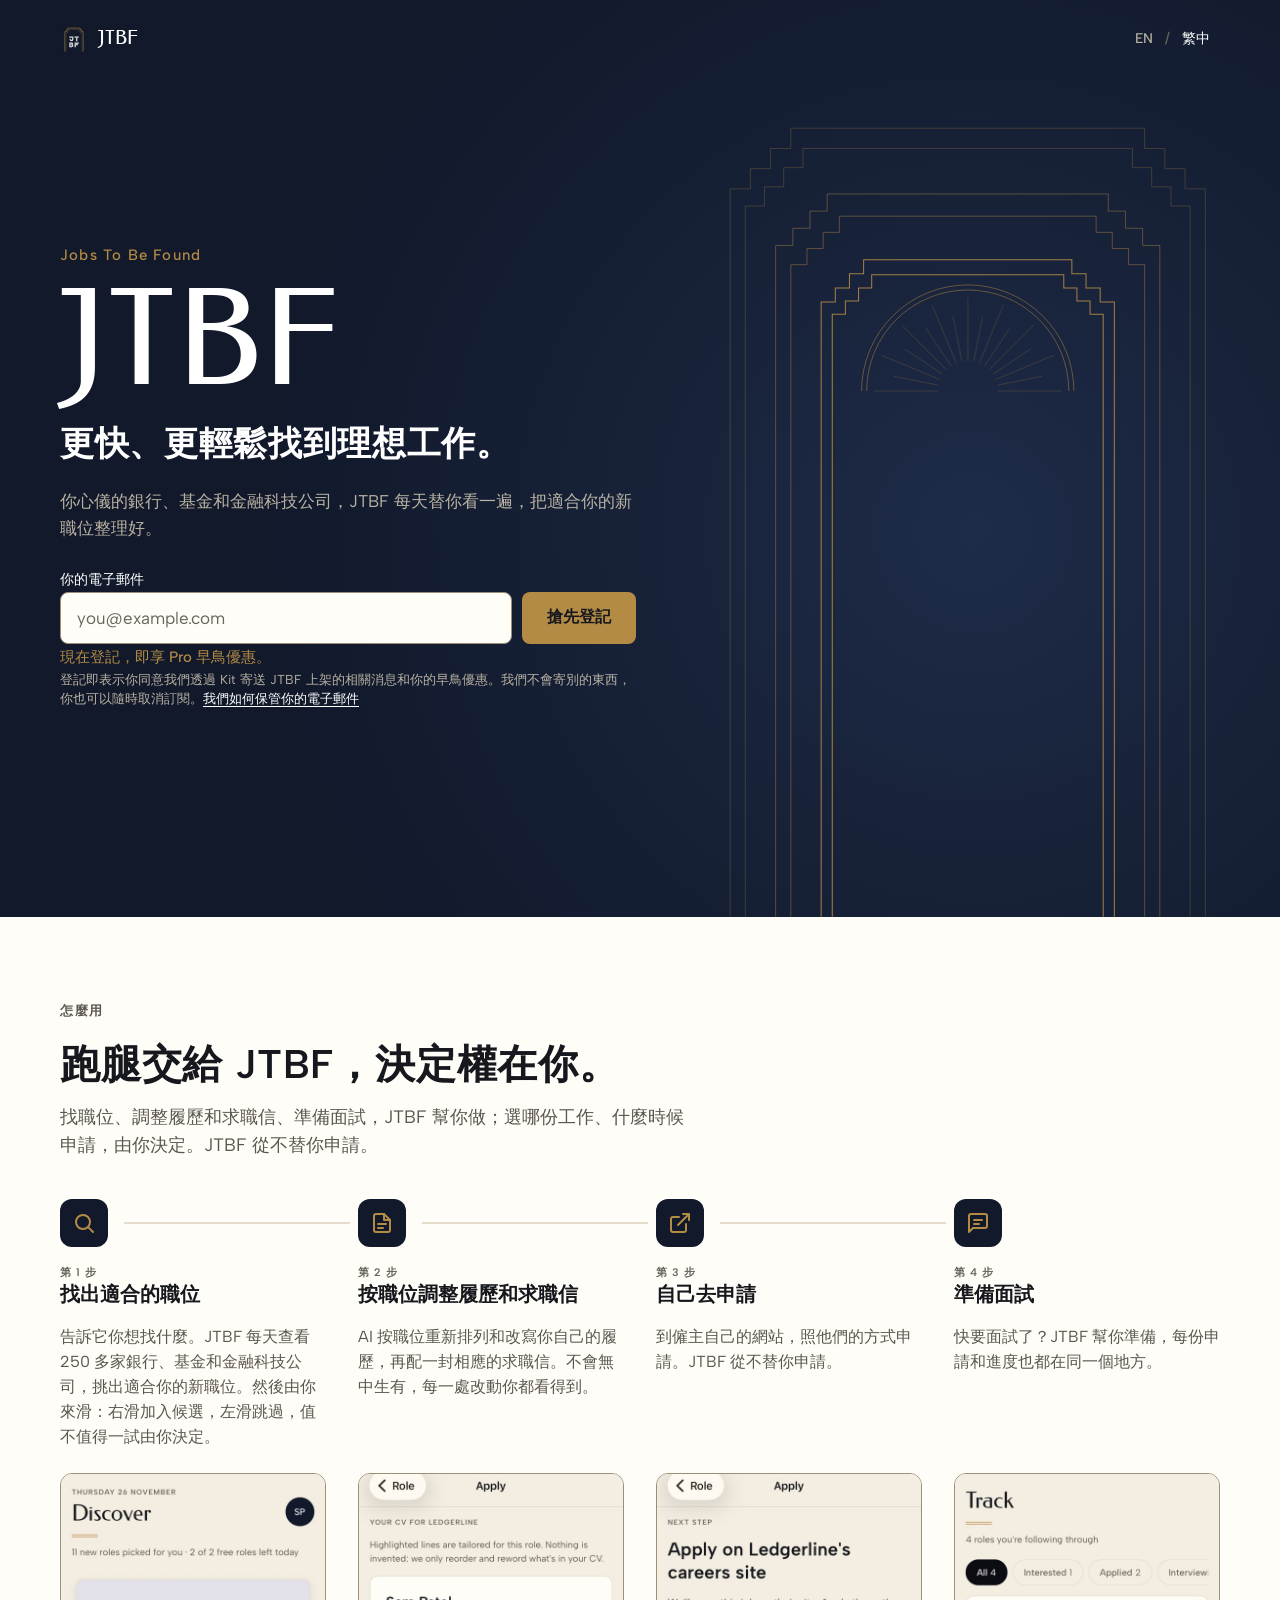
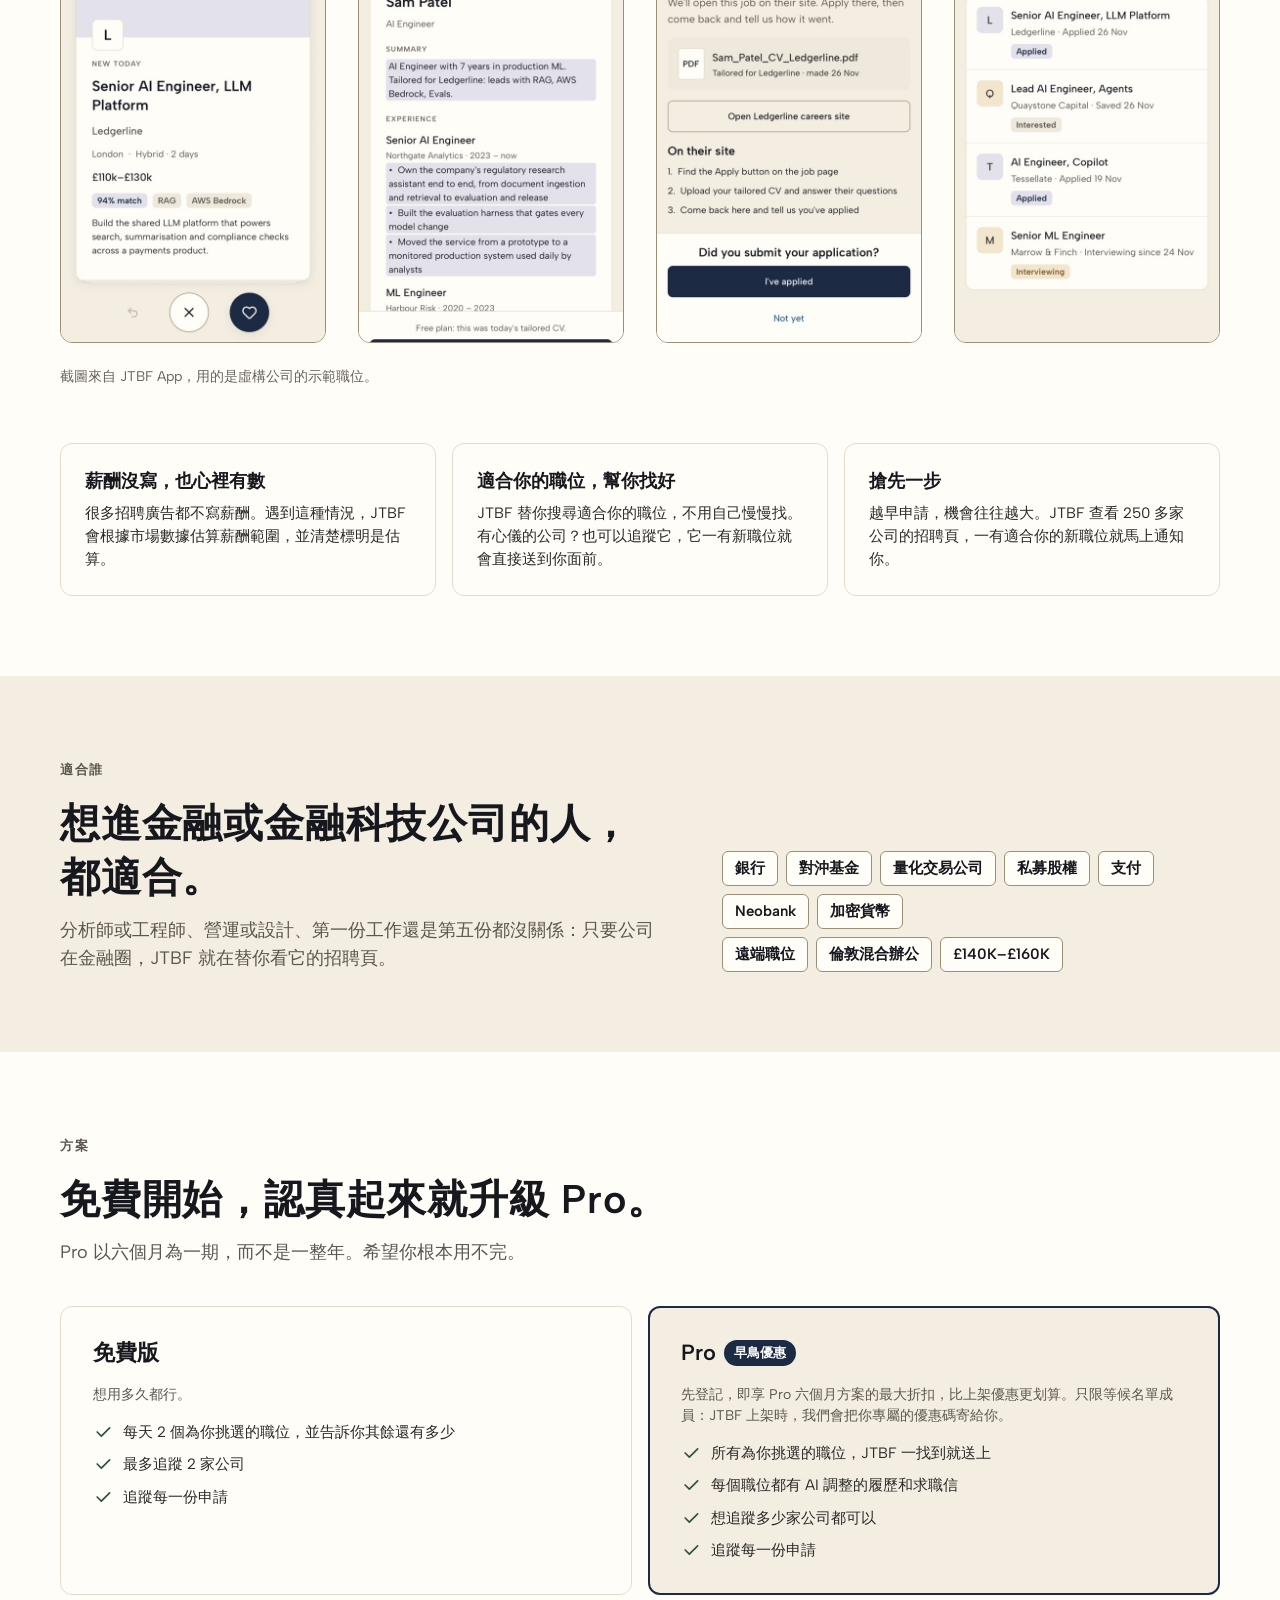
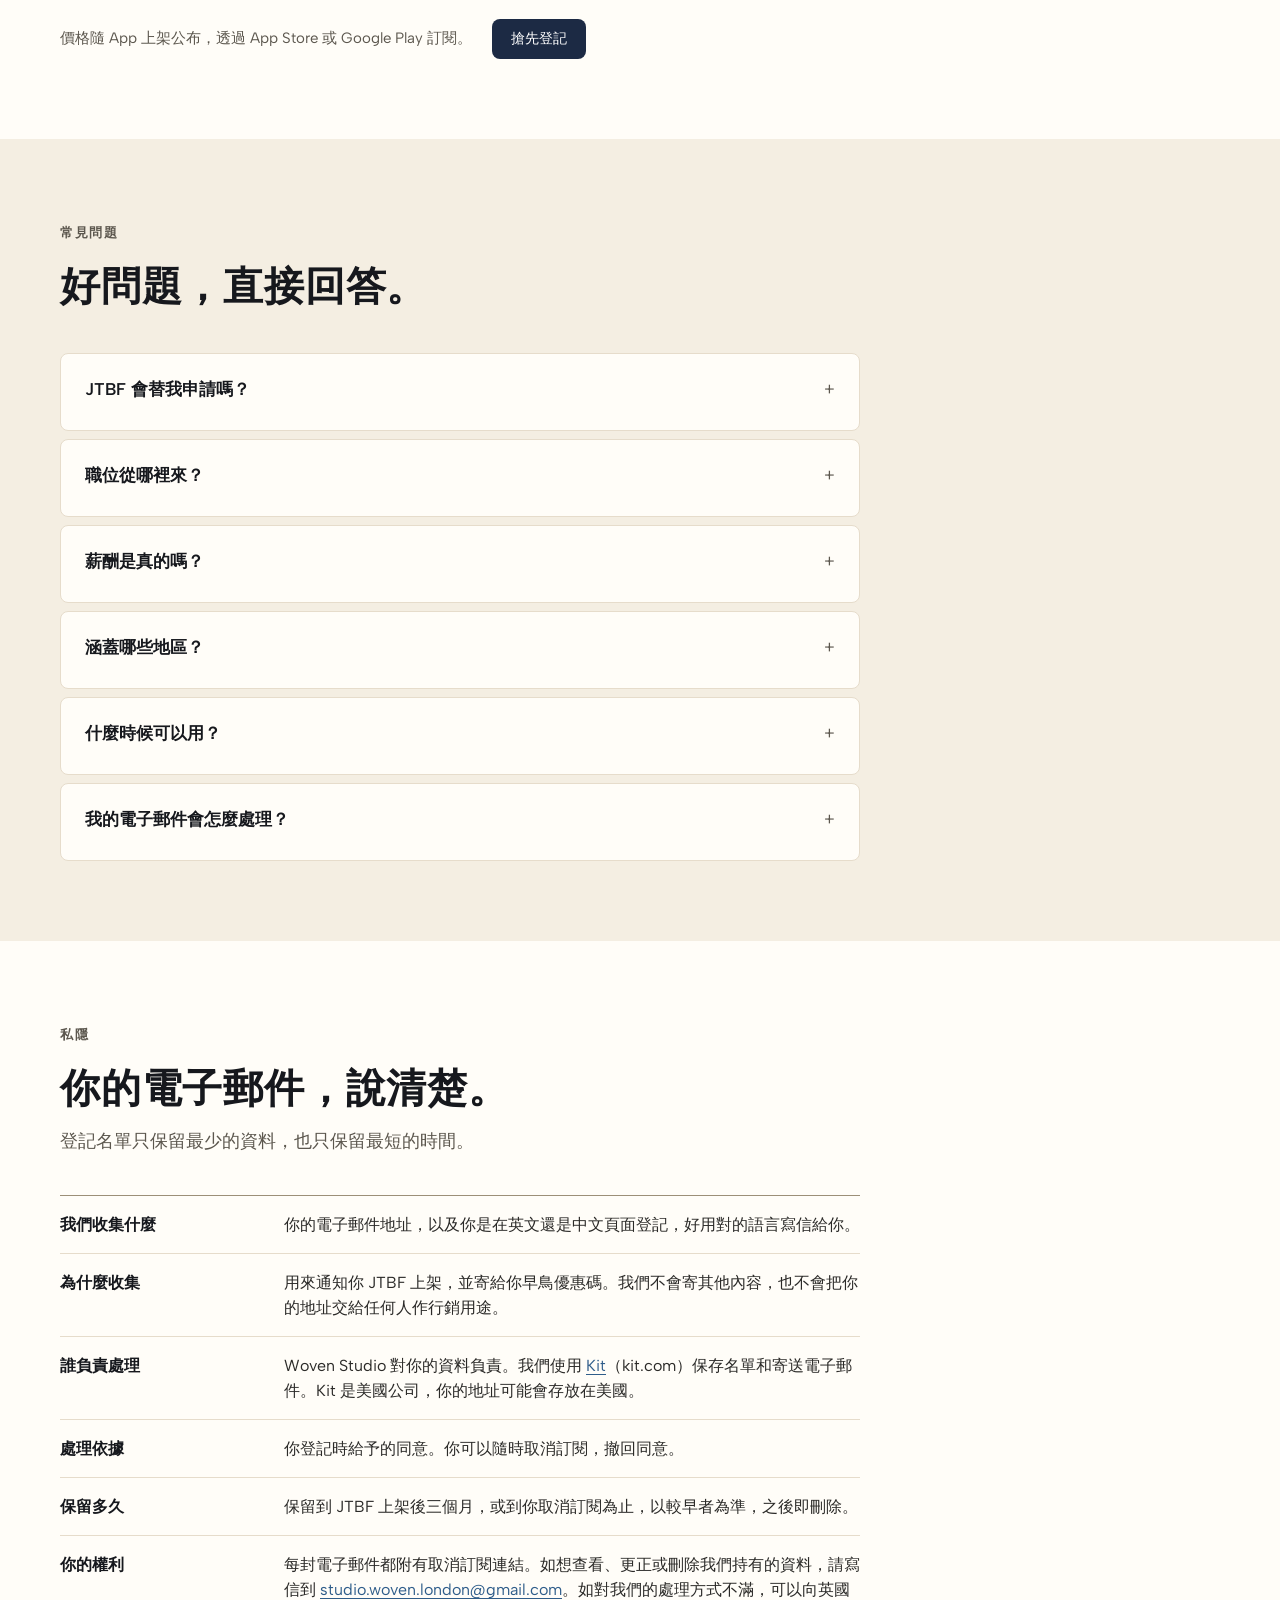
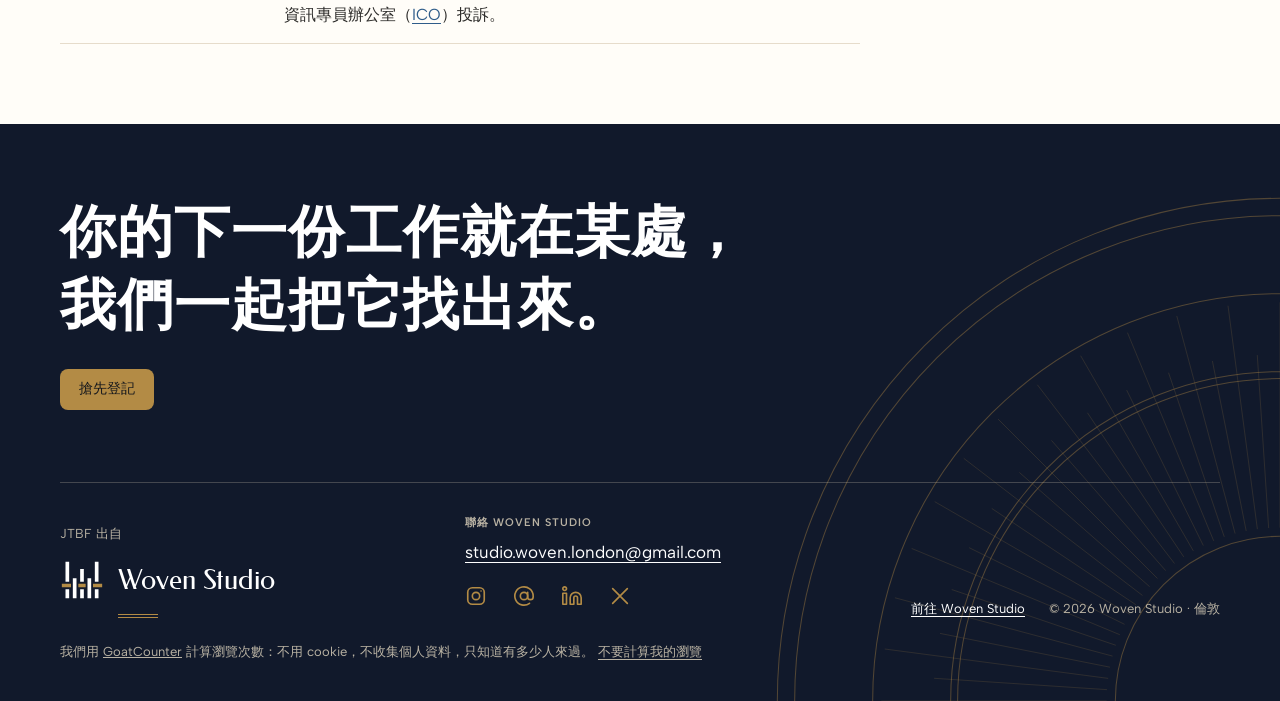
<file: jtbf/zh-hant/index.html>
<!doctype html>
<html lang="zh-Hant">
<head>
<meta charset="utf-8">
<meta name="viewport" content="width=device-width, initial-scale=1, viewport-fit=cover">
<title>JTBF：金融和金融科技職缺，幫你找好</title>
<meta name="description" content="JTBF 替你盯著 250 多家銀行、基金和金融科技公司的招聘頁，每天把適合你的新職位送到眼前。2027 年 1 月登陸 iPhone 和 Android，現在就搶先登記。">
<link rel="canonical" href="https://wovenstudio.london/jtbf/zh-hant/">
<link rel="alternate" hreflang="en-GB" href="https://wovenstudio.london/jtbf/">
<link rel="alternate" hreflang="zh-Hant" href="https://wovenstudio.london/jtbf/zh-hant/">
<link rel="alternate" hreflang="x-default" href="https://wovenstudio.london/jtbf/">
<meta property="og:type" content="website">
<meta property="og:site_name" content="Woven Studio">
<meta property="og:title" content="JTBF：Jobs To Be Found">
<meta property="og:description" content="每天，適合你的金融和金融科技新職位準時送到。2027 年 1 月登陸 iPhone 和 Android。">
<meta property="og:url" content="https://wovenstudio.london/jtbf/zh-hant/">
<meta property="og:image" content="https://wovenstudio.london/jtbf/og.png">
<meta property="og:image:width" content="1200">
<meta property="og:image:height" content="630">
<meta property="og:image:alt" content="JTBF 的 App 圖示：黃銅色裝飾藝術風格門框裡的 JT 和 BF，旁邊寫著 Jobs To Be Found。">
<meta property="og:locale" content="zh_HK">
<meta property="og:locale:alternate" content="en_GB">
<meta name="twitter:card" content="summary_large_image">
<link rel="icon" href="../icon.svg" type="image/svg+xml">
<link rel="apple-touch-icon" href="../apple-touch-icon.png">
<meta name="theme-color" content="#11192b">
<!-- Woven Studio design system: tokens and self-hosted fonts, the n- component classes, then this page's layout. -->
<link rel="preload" href="../../ds/fonts/Federo-Regular.ttf" as="font" type="font/ttf" crossorigin>
<link rel="stylesheet" href="../../ds/tokens.css">
<link rel="stylesheet" href="../../ds/bundle.css">
<link rel="stylesheet" href="../jtbf.css?v=eb4">
</head>
<body>
<a class="skip" href="#email">跳到登記表</a>

<header class="band-navy hero n-on-navy">
  <div class="wrap">
    <nav class="nav" aria-label="JTBF">
      <a class="nav-brand" href="./" aria-label="JTBF，回到頁首"><img class="nav-icon" src="../icon.svg" alt="" width="28" height="28"><span class="n-display" lang="en">JTBF</span></a>
      <div class="lang" role="group" aria-label="語言"><a href="../" hreflang="en-GB" lang="en-GB" aria-label="English">EN</a><span class="sep" aria-hidden="true">/</span><span aria-current="page" lang="zh-Hant">繁中</span></div>
    </nav>

    <div class="hero-grid">
      <div class="hero-copy">
        <div class="title-row">
          <h1 class="app-name n-display" lang="en"><small>Jobs To Be Found</small>JTBF</h1>
        </div>
        <p class="promise">更快、更輕鬆找到理想工作。</p>
        <p class="lede">你心儀的銀行、基金和金融科技公司，JTBF 每天替你看一遍，把適合你的新職位整理好。</p>
        <!-- Waitlist: the Kit form "JTBF waitlist (繁中)" (ID 10247013; kit.com), whose confirmation email is in Chinese. The ID is in the action below; get it from Kit
             (Kit > Grow > Landing pages & forms > the form > Embed > HTML: the number in the form's action).
             The hidden fields[language] input fills the Kit custom field "language" (create it in Kit first).
             Works without JavaScript; waitlist.js submits it in place and shows the thank-you. -->
        <form class="waitlist" id="waitlist" action="https://app.kit.com/forms/10247013/subscriptions" method="post"
          data-msg-button="搶先登記" data-msg-sending="登記中…"
          data-msg-invalid="這個電子郵件地址好像不太對，可以再檢查一下嗎？" data-msg-error-title="登記沒有成功。" data-msg-error="是我們這邊出了點問題，請過一會兒再試一次。"
          data-msg-not-ready="登記還沒正式開放，請稍後再試。" data-msg-done-title="登記好了。" data-msg-done-body="最後一步：打開你的信箱，點一下確認連結。JTBF 一上架，我們就第一時間通知你。">
          <div class="wl-fields">
            <input type="hidden" name="fields[language]" value="zh-hant">
            <label for="email">你的電子郵件</label>
            <div class="wl-row">
              <input class="n-input" id="email" type="email" name="email_address" autocomplete="email" inputmode="email" required placeholder="you@example.com" aria-describedby="wl-privacy">
              <button class="n-btn n-btn-brass" type="submit">搶先登記</button>
            </div>
            <p class="wl-perk">現在登記，即享 Pro 早鳥優惠。</p>
            <p class="wl-privacy" id="wl-privacy">登記即表示你同意我們透過 Kit 寄送 JTBF 上架的相關消息和你的早鳥優惠。我們不會寄別的東西，你也可以隨時取消訂閱。<a href="#privacy">我們如何保管你的電子郵件</a></p>
          </div>
          <div class="wl-status" role="status" aria-live="polite"></div>
        </form>
      </div>

      <div class="motif-wrap">
        <svg class="motif" viewBox="0 0 1000 1600" role="img" aria-label="層層相套的黃銅色裝飾藝術風格門框，最裡面一道上方有放射狀的光芒">
<path class="door d5" pathLength="1" d="M30 1600V160H70V120H110V80H150V40H850V80H890V120H930V160H970V1600"/>
<path class="door d4" pathLength="1" d="M60 1600V194H98V156H136V118H174V80H826V118H864V156H902V194H940V1600"/>
<path class="door d3" pathLength="1" d="M120 1600V272H154V238H188V204H222V170H778V204H812V238H846V272H880V1600"/>
<path class="door d2" pathLength="1" d="M150 1600V310H182V278H214V246H246V214H754V246H786V278H818V310H850V1600"/>
<path class="door d1" pathLength="1" d="M210 1600V384H238V356H266V328H294V300H706V328H734V356H762V384H790V1600"/>
<path class="door d0" pathLength="1" d="M232 1600V408H258V382H284V356H310V330H690V356H716V382H742V408H768V1600"/>
<g class="glints" aria-hidden="true"><path class="glint d5" pathLength="1" d="M30 1600L30 160L70 160L70 120L110 120L110 80L150 80L150 40L500 40"/><path class="glint d5" pathLength="1" d="M970 1600L970 160L930 160L930 120L890 120L890 80L850 80L850 40L500 40"/><path class="glint d4" pathLength="1" d="M60 1600L60 194L98 194L98 156L136 156L136 118L174 118L174 80L500 80"/><path class="glint d4" pathLength="1" d="M940 1600L940 194L902 194L902 156L864 156L864 118L826 118L826 80L500 80"/><path class="glint d3" pathLength="1" d="M120 1600L120 272L154 272L154 238L188 238L188 204L222 204L222 170L500 170"/><path class="glint d3" pathLength="1" d="M880 1600L880 272L846 272L846 238L812 238L812 204L778 204L778 170L500 170"/><path class="glint d2" pathLength="1" d="M150 1600L150 310L182 310L182 278L214 278L214 246L246 246L246 214L500 214"/><path class="glint d2" pathLength="1" d="M850 1600L850 310L818 310L818 278L786 278L786 246L754 246L754 214L500 214"/><path class="glint d1" pathLength="1" d="M210 1600L210 384L238 384L238 356L266 356L266 328L294 328L294 300L500 300"/><path class="glint d1" pathLength="1" d="M790 1600L790 384L762 384L762 356L734 356L734 328L706 328L706 300L500 300"/><path class="glint d0" pathLength="1" d="M232 1600L232 408L258 408L258 382L284 382L284 356L310 356L310 330L500 330"/><path class="glint d0" pathLength="1" d="M768 1600L768 408L742 408L742 382L716 382L716 356L690 356L690 330L500 330"/></g>
<g class="rays"><path d="M440.0 560.0L315.0 560.0"/><path d="M441.2 548.3L352.9 530.7"/><path d="M444.6 537.0L329.1 489.2"/><path d="M450.1 526.7L375.3 476.7"/><path d="M457.6 517.6L369.2 429.2"/><path d="M466.7 510.1L416.7 435.3"/><path d="M477.0 504.6L429.2 389.1"/><path d="M488.3 501.2L470.7 412.9"/><path d="M500.0 500.0L500.0 375.0"/><path d="M511.7 501.2L529.3 412.9"/><path d="M523.0 504.6L570.8 389.1"/><path d="M533.3 510.1L583.3 435.3"/><path d="M542.4 517.6L630.8 429.2"/><path d="M549.9 526.7L624.7 476.7"/><path d="M555.4 537.0L670.9 489.2"/><path d="M558.8 548.3L647.1 530.7"/><path d="M560.0 560.0L685.0 560.0"/></g>
<path class="arc" pathLength="1" d="M300 560A200 200 0 0 1 700 560"/>
<path class="arc" pathLength="1" d="M290 560A210 210 0 0 1 710 560"/>
        </svg>
      </div>
    </div>
  </div>
</header>

<main>
  <section class="section" id="how" aria-labelledby="how-title">
    <div class="wrap">
      <div class="section-head">
        <p class="eyebrow">怎麼用</p>
        <h2 id="how-title">跑腿交給 JTBF，決定權在你。</h2>
        <p>找職位、調整履歷和求職信、準備面試，JTBF 幫你做；選哪份工作、什麼時候申請，由你決定。JTBF 從不替你申請。</p>
      </div>
      <ol class="steps">
        <li class="step"><span class="step-ico" aria-hidden="true"><svg viewBox="0 0 24 24"><circle cx="11" cy="11" r="7"/><path d="M21 21l-4.35-4.35"/></svg></span><h3><span>第 1 步</span>找出適合的職位</h3><p>告訴它你想找什麼。JTBF 每天查看 250 多家銀行、基金和金融科技公司，挑出適合你的新職位。然後由你來滑：右滑加入候選，左滑跳過，值不值得一試由你決定。</p><figure class="shot"><img src="../shots/step-1.jpg" alt="探索頁：為你挑選的新職位，其中一個是倫敦的資深 AI 工程師，薪酬 £110k–£130k，配對度 94%，下方是跳過和加入候選的按鈕（App 介面為英文）" width="540" height="958" loading="lazy" decoding="async"></figure></li>
        <li class="step"><span class="step-ico" aria-hidden="true"><svg viewBox="0 0 24 24"><path d="M14 3H6a2 2 0 0 0-2 2v14a2 2 0 0 0 2 2h12a2 2 0 0 0 2-2V9z"/><path d="M14 3v6h6M8 13h8M8 17h5"/></svg></span><h3><span>第 2 步</span>按職位調整履歷和求職信</h3><p>AI 按職位重新排列和改寫你自己的履歷，再配一封相應的求職信。不會無中生有，每一處改動你都看得到。</p><figure class="shot"><img src="../shots/step-2.jpg" alt="為某個職位調整過的履歷，改寫過的句子以底色標示" width="540" height="958" loading="lazy" decoding="async"></figure></li>
        <li class="step"><span class="step-ico" aria-hidden="true"><svg viewBox="0 0 24 24"><path d="M15 3h6v6M10 14L21 3M18 13v6a2 2 0 0 1-2 2H5a2 2 0 0 1-2-2V8a2 2 0 0 1 2-2h6"/></svg></span><h3><span>第 3 步</span>自己去申請</h3><p>到僱主自己的網站，照他們的方式申請。JTBF 從不替你申請。</p><figure class="shot"><img src="../shots/step-3.jpg" alt="下一步：帶著調整好的履歷到僱主的招聘網站申請，申請完再告訴 JTBF" width="540" height="958" loading="lazy" decoding="async"></figure></li>
        <li class="step"><span class="step-ico" aria-hidden="true"><svg viewBox="0 0 24 24"><path d="M21 15a2 2 0 0 1-2 2H7l-4 4V5a2 2 0 0 1 2-2h14a2 2 0 0 1 2 2z"/><path d="M8 9h8M8 13h5"/></svg></span><h3><span>第 4 步</span>準備面試</h3><p>快要面試了？JTBF 幫你準備，每份申請和進度也都在同一個地方。</p><figure class="shot"><img src="../shots/step-4.jpg" alt="追蹤頁：四個職位，一個已加入候選、兩個已申請、一個在面試中" width="540" height="958" loading="lazy" decoding="async"></figure></li>
      </ol>
      <p class="shots-note">截圖來自 JTBF App，用的是虛構公司的示範職位。</p>
      <div class="facts">
        <div class="n-card"><h3>薪酬沒寫，也心裡有數</h3><p>很多招聘廣告都不寫薪酬。遇到這種情況，JTBF 會根據市場數據估算薪酬範圍，並清楚標明是估算。</p></div>
        <div class="n-card"><h3>適合你的職位，幫你找好</h3><p>JTBF 替你搜尋適合你的職位，不用自己慢慢找。有心儀的公司？也可以追蹤它，它一有新職位就會直接送到你面前。</p></div>
        <div class="n-card"><h3>搶先一步</h3><p>越早申請，機會往往越大。JTBF 查看 250 多家公司的招聘頁，一有適合你的新職位就馬上通知你。</p></div>
      </div>
    </div>
  </section>

  <section class="section band-parchment" id="who" aria-labelledby="who-title">
    <div class="wrap who">
      <div class="section-head">
        <p class="eyebrow">適合誰</p>
        <h2 id="who-title">想進金融或金融科技公司的人，都適合。</h2>
        <p>分析師或工程師、營運或設計、第一份工作還是第五份都沒關係：只要公司在金融圈，JTBF 就在替你看它的招聘頁。</p>
      </div>
      <div>
        <ul class="firms" aria-label="JTBF 追蹤的公司類型">
          <li class="n-tag">銀行</li>
          <li class="n-tag">對沖基金</li>
          <li class="n-tag">量化交易公司</li>
          <li class="n-tag">私募股權</li>
          <li class="n-tag">支付</li>
          <li class="n-tag">Neobank</li>
          <li class="n-tag">加密貨幣</li>
        </ul>
        <ul class="firms where" aria-label="職位類型">
          <li class="n-tag n-tag-mist">遠端職位</li>
          <li class="n-tag n-tag-mist">倫敦混合辦公</li>
          <li class="n-tag n-tag-mist">£140K–£160K</li>
        </ul>
      </div>
    </div>
  </section>

  <section class="section" id="pricing" aria-labelledby="pricing-title">
    <div class="wrap">
      <div class="section-head">
        <p class="eyebrow">方案</p>
        <h2 id="pricing-title">免費開始，認真起來就升級 Pro。</h2>
        <p>Pro 以六個月為一期，而不是一整年。希望你根本用不完。</p>
      </div>
      <div class="plans">
        <div class="n-price-card">
          <h3>免費版</h3>
          <p class="price-note">想用多久都行。</p>
          <ul>
            <li><svg viewBox="0 0 24 24" aria-hidden="true"><path d="M5 12l5 5L20 7"/></svg><span>每天 2 個為你挑選的職位，並告訴你其餘還有多少</span></li>
            <li><svg viewBox="0 0 24 24" aria-hidden="true"><path d="M5 12l5 5L20 7"/></svg><span>最多追蹤 2 家公司</span></li>
            <li><svg viewBox="0 0 24 24" aria-hidden="true"><path d="M5 12l5 5L20 7"/></svg><span>追蹤每一份申請</span></li>
          </ul>
        </div>
        <div class="n-price-card is-featured">
          <h3>Pro <span class="n-badge n-badge-midnight">早鳥優惠</span></h3>
          <p class="price-note">先登記，即享 Pro 六個月方案的最大折扣，比上架優惠更划算。只限等候名單成員：JTBF 上架時，我們會把你專屬的優惠碼寄給你。</p>
          <ul>
            <li><svg viewBox="0 0 24 24" aria-hidden="true"><path d="M5 12l5 5L20 7"/></svg><span>所有為你挑選的職位，JTBF 一找到就送上</span></li>
            <li><svg viewBox="0 0 24 24" aria-hidden="true"><path d="M5 12l5 5L20 7"/></svg><span>每個職位都有 AI 調整的履歷和求職信</span></li>
            <li><svg viewBox="0 0 24 24" aria-hidden="true"><path d="M5 12l5 5L20 7"/></svg><span>想追蹤多少家公司都可以</span></li>
            <li><svg viewBox="0 0 24 24" aria-hidden="true"><path d="M5 12l5 5L20 7"/></svg><span>追蹤每一份申請</span></li>
          </ul>
        </div>
      </div>
      <p class="plans-foot"><span>價格隨 App 上架公布，透過 App Store 或 Google Play 訂閱。</span><a class="n-btn n-btn-primary" href="#email">搶先登記</a></p>
    </div>
  </section>

  <section class="section band-parchment" id="faq" aria-labelledby="faq-title">
    <div class="wrap">
      <div class="section-head">
        <p class="eyebrow">常見問題</p>
        <h2 id="faq-title">好問題，直接回答。</h2>
      </div>
      <div class="n-faq">
        <details><summary>JTBF 會替我申請嗎？</summary><p>不會，這是刻意的。JTBF 按職位幫你調整履歷和求職信，然後帶你到僱主自己的頁面，照他們的方式申請。每一份申請都由你作主。</p></details>
        <details><summary>職位從哪裡來？</summary><p>直接來自 250 多家銀行、對沖基金、量化交易公司、私募股權公司、支付公司、neobank 和加密貨幣公司的招聘頁。JTBF 替你逐一查看，每天把新職位送上。</p></details>
        <details><summary>薪酬是真的嗎？</summary><p>公司有公開範圍的，你會看到它。沒有公開的，我們會給出估算範圍並註明「估算」，讓你一眼分得清。</p></details>
        <details><summary>涵蓋哪些地區？</summary><p>以倫敦和英國為主，也包括美國和遠端職位。</p></details>
        <details><summary>什麼時候可以用？</summary><p>2027 年 1 月在 App Store 和 Google Play 上架。先登記，上架時我們會寄電子郵件通知你。</p></details>
        <details><summary>我的電子郵件會怎麼處理？</summary><p>只用來通知你 JTBF 上架，並寄給你早鳥優惠碼，不作其他用途。<a href="#privacy">詳情在這裡。</a></p></details>
      </div>
    </div>
  </section>

  <section class="section privacy-band" id="privacy" aria-labelledby="privacy-title">
    <div class="wrap privacy">
      <div class="section-head">
        <p class="eyebrow">私隱</p>
        <h2 id="privacy-title">你的電子郵件，說清楚。</h2>
        <p>登記名單只保留最少的資料，也只保留最短的時間。</p>
      </div>
      <dl>
        <div><dt>我們收集什麼</dt><dd>你的電子郵件地址，以及你是在英文還是中文頁面登記，好用對的語言寫信給你。</dd></div>
        <div><dt>為什麼收集</dt><dd>用來通知你 JTBF 上架，並寄給你早鳥優惠碼。我們不會寄其他內容，也不會把你的地址交給任何人作行銷用途。</dd></div>
        <div><dt>誰負責處理</dt><dd>Woven Studio 對你的資料負責。我們使用 <a href="https://kit.com/privacy" target="_blank" rel="noopener noreferrer">Kit</a>（kit.com）保存名單和寄送電子郵件。Kit 是美國公司，你的地址可能會存放在美國。</dd></div>
        <div><dt>處理依據</dt><dd>你登記時給予的同意。你可以隨時取消訂閱，撤回同意。</dd></div>
        <div><dt>保留多久</dt><dd>保留到 JTBF 上架後三個月，或到你取消訂閱為止，以較早者為準，之後即刪除。</dd></div>
        <div><dt>你的權利</dt><dd>每封電子郵件都附有取消訂閱連結。如想查看、更正或刪除我們持有的資料，請寫信到 <a href="mailto:studio.woven.london@gmail.com">studio.woven.london@gmail.com</a>。如對我們的處理方式不滿，可以向英國資訊專員辦公室（<a href="https://ico.org.uk/make-a-complaint/" target="_blank" rel="noopener noreferrer">ICO</a>）投訴。</dd></div>
      </dl>
    </div>
  </section>
</main>

<footer class="band-navy foot n-on-navy">
  <svg class="foot-fan" viewBox="0 0 600 600" aria-hidden="true" focusable="false">
<path class="arc" d="M20 600A580 580 0 0 1 600 20"/>
<path class="arc" d="M40 600A560 560 0 0 1 600 40"/>
<path class="arc" d="M130 600A470 470 0 0 1 600 130"/>
<path class="arc" d="M220 600A380 380 0 0 1 600 220"/>
<path class="arc" d="M228 600A372 372 0 0 1 600 228"/>
<path class="arc" d="M410 600A190 190 0 0 1 600 410"/>
<path class="ray" d="M400.0 600.0L140.0 600.0"/>
<path class="ray" d="M400.4 586.9L200.9 573.8"/>
<path class="ray" d="M401.7 573.9L143.9 540.0"/>
<path class="ray" d="M403.8 561.0L207.7 522.0"/>
<path class="ray" d="M406.8 548.2L155.7 480.9"/>
<path class="ray" d="M410.6 535.7L221.2 471.4"/>
<path class="ray" d="M415.2 523.5L175.0 424.0"/>
<path class="ray" d="M420.6 511.5L241.3 423.1"/>
<path class="ray" d="M426.8 500.0L201.6 370.0"/>
<path class="ray" d="M433.7 488.9L267.4 377.8"/>
<path class="ray" d="M441.3 478.2L235.1 320.0"/>
<path class="ray" d="M449.6 468.1L299.3 336.3"/>
<path class="ray" d="M458.6 458.6L274.7 274.7"/>
<path class="ray" d="M468.1 449.6L336.3 299.3"/>
<path class="ray" d="M478.2 441.3L320.0 235.1"/>
<path class="ray" d="M488.9 433.7L377.8 267.4"/>
<path class="ray" d="M500.0 426.8L370.0 201.6"/>
<path class="ray" d="M511.5 420.6L423.1 241.3"/>
<path class="ray" d="M523.5 415.2L424.0 175.0"/>
<path class="ray" d="M535.7 410.6L471.4 221.2"/>
<path class="ray" d="M548.2 406.8L480.9 155.7"/>
<path class="ray" d="M561.0 403.8L522.0 207.7"/>
<path class="ray" d="M573.9 401.7L540.0 143.9"/>
<path class="ray" d="M586.9 400.4L573.8 200.9"/>
<path class="ray" d="M600.0 400.0L600.0 140.0"/>
  </svg>
  <div class="wrap">
    <h2>你的下一份工作就在某處，我們一起把它找出來。</h2>
    <a class="n-btn n-btn-brass again" href="#email">搶先登記</a>
    <div class="signoff">
      <a class="lockup" href="../../">
        <small>JTBF 出自</small>
        <span class="lockup-row"><svg class="n-mark" viewBox="0 0 48 48" aria-hidden="true"><path class="n-mark-warp" d="M8 4V26M8 34V44M16 22V44M24 12V26M24 34V44M32 22V44M40 4V26M40 34V44"/><path class="n-mark-weft" d="M2 30H12M20 30H28M36 30H46"/></svg><span class="name n-display" lang="en">Woven Studio</span></span>
        <span class="n-deco-rule" aria-hidden="true"></span>
      </a>
      <div class="foot-contact">
        <p class="foot-label">聯絡 Woven Studio</p>
        <a class="foot-email" href="mailto:studio.woven.london@gmail.com">studio.woven.london@gmail.com</a>
        <ul class="foot-socials"><li><a href="https://www.instagram.com/wov_enstudio/" target="_blank" rel="noopener noreferrer" aria-label="Instagram, @wov_enstudio (在新分頁開啟)"><svg viewBox="0 0 24 24" aria-hidden="true"><rect x="3" y="3" width="18" height="18" rx="5"/><circle cx="12" cy="12" r="4"/><path d="M17.5 6.5h.01"/></svg></a></li><li><a href="https://www.threads.com/@wov_enstudio" target="_blank" rel="noopener noreferrer" aria-label="Threads, @wov_enstudio (在新分頁開啟)"><svg viewBox="0 0 24 24" aria-hidden="true"><circle cx="12" cy="12" r="4"/><path d="M16 8v5a3 3 0 0 0 6 0v-1a10 10 0 1 0-4 8"/></svg></a></li><li><a href="https://www.linkedin.com/company/woven-studio-london/" target="_blank" rel="noopener noreferrer" aria-label="LinkedIn, Woven Studio (在新分頁開啟)"><svg viewBox="0 0 24 24" aria-hidden="true"><path d="M16 8a6 6 0 0 1 6 6v7h-4v-7a2 2 0 0 0-4 0v7h-4v-7a6 6 0 0 1 6-6z"/><rect x="2" y="9" width="4" height="12"/><circle cx="4" cy="4" r="2"/></svg></a></li><li><a href="https://x.com/wovenstudioldn" target="_blank" rel="noopener noreferrer" aria-label="X, @wovenstudioldn (在新分頁開啟)"><svg viewBox="0 0 24 24" aria-hidden="true"><path d="M4 4l16 16M20 4L4 20"/></svg></a></li></ul>
      </div>
      <div class="signoff-meta"><a href="../../">前往 Woven Studio</a><span>&copy; 2026 Woven Studio &middot; 倫敦</span></div>
      <p class="privacy-note">我們用 <a href="https://www.goatcounter.com/" target="_blank" rel="noopener noreferrer">GoatCounter</a> 計算瀏覽次數：不用 cookie，不收集個人資料，只知道有多少人來過。 <button type="button" id="gc-toggle" data-off="不要計算我的瀏覽" data-on="重新計算我的瀏覽">不要計算我的瀏覽</button></p>
    </div>
  </div>
</footer>

<script src="../waitlist.js?v=eb4"></script>
<script>window.goatcounter = { path: function () { return location.pathname || "/"; } };</script>
<script data-goatcounter="https://wovenstudio.goatcounter.com/count" async src="//gc.zgo.at/count.js"></script>
</body>
</html>
</file>
<file: ds/tokens.css>
/* Woven Studio design system tokens, generated from ds/tokens.json. Do not edit by hand. */

@font-face { font-family: "Albert Sans"; src: url("fonts/AlbertSans-Variable.ttf") format("truetype"); font-weight: 100 900; font-style: normal; font-display: swap; }
@font-face { font-family: "Federo"; src: url("fonts/Federo-Regular.ttf") format("truetype"); font-weight: 400; font-style: normal; font-display: swap; }

:root {
  --primary: #1c2a44;
  --primary-pressed: #131e33;
  --primary-deep: #0d1626;
  --on-primary: #ffffff;
  --brand-navy: #11192b;
  --brand-navy-deep: #0a101d;
  --brand-navy-mid: #1f2d4a;
  --brass: #b38b45;
  --brass-deep: #7a5c22;
  --on-brass: #16181d;
  --oxblood: #7c2f3a;
  --sage-deep: #2f5240;
  --link-blue: #2f5d8a;
  --link-blue-pressed: #23476b;
  --card-tint-champagne: #f3e6cf;
  --card-tint-blush: #f2dcd6;
  --card-tint-sage: #dde6dc;
  --card-tint-mist: #e3e1ea;
  --card-tint-powder: #dbe4ec;
  --card-tint-cream: #f6efdc;
  --card-tint-brass: #ead6a8;
  --card-tint-stone: #eee8dd;
  --canvas: #fffdf8;
  --surface: #f4eee2;
  --surface-soft: #f9f5ec;
  --hairline: #e6dccb;
  --hairline-soft: #eee6d8;
  --hairline-strong: #9c8f78;
  --ink-deep: #0b0d12;
  --ink: #16181d;
  --charcoal: #2b2a28;
  --slate: #5c574e;
  --steel: #69645a;
  --stone: #a39b8b;
  --muted: #bdb3a2;
  --on-dark: #ffffff;
  --on-dark-muted: #b9b2a3;
  --semantic-success: #2f6b4a;
  --semantic-warning: #8a5a12;
  --semantic-error: #a3262f;
  --font-sans: "Albert Sans", "Noto Sans TC", "PingFang TC", "Microsoft JhengHei", system-ui, sans-serif;
  --font-sans-sc: "Albert Sans", "Noto Sans SC", "PingFang SC", "Microsoft YaHei", system-ui, sans-serif;
  --font-display: Federo, "Noto Sans TC", "PingFang TC", "Microsoft JhengHei", sans-serif;
  --font-display-sc: Federo, "Noto Sans SC", "PingFang SC", "Microsoft YaHei", sans-serif;
  --space-xxs: 4px;
  --space-xs: 8px;
  --space-sm: 12px;
  --space-md: 16px;
  --space-lg: 20px;
  --space-xl: 24px;
  --space-xxl: 32px;
  --space-xxxl: 40px;
  --space-section-sm: 48px;
  --space-section: 64px;
  --space-section-lg: 96px;
  --space-hero: 120px;
  --radius-xs: 4px;
  --radius-sm: 6px;
  --radius-md: 8px;
  --radius-lg: 12px;
  --radius-xl: 16px;
  --radius-xxl: 20px;
  --radius-xxxl: 24px;
  --radius-full: 9999px;
  --elevation-1: 0px 1px 2px 0px rgba(15, 15, 15, 0.04);
  --elevation-2: 0px 4px 12px 0px rgba(15, 15, 15, 0.08);
  --elevation-3: 0px 24px 48px -8px rgba(15, 15, 15, 0.20);
  --elevation-4: 0px 16px 48px -8px rgba(15, 15, 15, 0.16);
  --bp-mobile-lg: 480px;
  --bp-tablet: 768px;
  --bp-desktop: 1024px;
  --bp-wide: 1280px;
}
</file>
<file: ds/bundle.css>
/* Vendored from the Woven Studio design system artifact (project/components/bundle.css, version 1795530811-8da3).
   Unchanged except: the Google Fonts @import is removed, because this site self-hosts Albert Sans and Federo from ds/fonts (ds/tokens.css). */

/* Woven Studio — component classes. Every value is a token from tokens.json (var(--…)); paddings the source states in px stay in px. */

body { margin: 0; font-family: var(--font-sans); background: var(--canvas); color: var(--ink); font-size: 16px; line-height: 1.55; -webkit-font-smoothing: antialiased; }
.n-row { display: flex; flex-wrap: wrap; gap: var(--space-sm); align-items: center; padding: var(--space-xl); }
.n-stack { display: flex; flex-direction: column; gap: var(--space-md); padding: var(--space-xl); }
.n-grid { display: grid; gap: var(--space-md); padding: var(--space-xl); }

/* Chinese — set lang on <html> (zh-Hant / zh-Hans) so each script gets its own glyph forms. */
:is([lang|="zh-Hans"], [lang|="zh-CN"], [lang|="zh-SG"]) { font-family: var(--font-sans-sc); }
:is(.display-lg, .heading-1, .heading-2, .n-cta-banner h2, .n-stat strong):lang(zh) { letter-spacing: 0; }

/* Display face (Federo) — sparingly: the marketing tagline, the app page title and the logo lockup, nothing else. One weight: never bold it. */
.n-display { font-family: var(--font-display); font-weight: 400; letter-spacing: 0; font-synthesis: none; }
:is([lang|="zh-Hans"], [lang|="zh-CN"], [lang|="zh-SG"]) .n-display, .n-display:is([lang|="zh-Hans"], [lang|="zh-CN"], [lang|="zh-SG"]) { font-family: var(--font-display-sc); }
.n-display:lang(zh) { font-weight: 400; letter-spacing: 0.06em; }
.n-page-title { margin: 0; padding: var(--space-xl) var(--space-md) var(--space-xs); font-size: 34px; line-height: 1.2; color: var(--ink); }
.n-page-title + .n-deco-rule { margin: var(--space-xs) var(--space-md) var(--space-sm); }
.n-page-eyebrow { display: block; padding: var(--space-xl) var(--space-md) 0; font-size: 11px; font-weight: 600; line-height: 1.4; letter-spacing: 1px; text-transform: uppercase; color: var(--steel); }
.n-page-eyebrow + .n-page-title { padding-top: var(--space-xxs); }
.n-page-sub { margin: 0; padding: 0 var(--space-md); font-size: 14px; line-height: 1.5; color: var(--slate); }

/* Focus — intentional addition: the source documents no focus style. */
:where(.n-btn, .n-input, .n-search, .n-pill-tab, .n-seg-tab, .n-faq summary, a):focus-visible { outline: 2px solid var(--primary); outline-offset: 2px; }
.n-on-navy :where(.n-btn, a):focus-visible { outline-color: var(--on-dark); }

/* Buttons — 8px rectangles, never pills */
.n-btn { display: inline-flex; align-items: center; justify-content: center; gap: var(--space-xs); font: inherit; font-size: 14px; font-weight: 500; line-height: 1.3; padding: 10px 18px; border-radius: var(--radius-md); border: 1px solid transparent; cursor: pointer; text-decoration: none; transition: background-color 150ms ease, border-color 150ms ease; }
.n-btn-primary { background: var(--primary); color: var(--on-primary); }
.n-btn-primary:active, .n-btn-primary.is-pressed { background: var(--primary-pressed); }
.n-btn-primary:disabled, .n-btn-primary.is-disabled { background: var(--hairline); color: var(--muted); cursor: not-allowed; }
.n-btn-secondary { background: transparent; color: var(--ink); border-color: var(--hairline-strong); }
.n-btn-on-dark { background: var(--on-dark); color: var(--ink); }
.n-btn-secondary-on-dark { background: transparent; color: var(--on-dark); border-color: var(--on-dark-muted); }
.n-btn-ghost { background: transparent; color: var(--ink); padding: 8px 12px; border-radius: var(--radius-sm); }
.n-btn-link { background: transparent; color: var(--link-blue); padding: 0; border: 0; font-size: 14px; font-weight: 500; line-height: 1.5; }
.n-btn-link:active { color: var(--link-blue-pressed); }
.n-btn-brass { background: var(--brass); color: var(--on-brass); }
.n-btn-brass:active { background: var(--brass-deep); color: var(--on-dark); }

/* Deco rule — the signature double brass line. Only under a display title (PageTitle, the hero tagline): one per screen. */
.n-deco-rule { display: block; box-sizing: content-box; width: 40px; height: 2px; border-top: 1px solid var(--brass); border-bottom: 1px solid var(--brass); }
.n-deco-rule.is-wide { width: 64px; }
.n-deco-rule.is-centered { margin-left: auto; margin-right: auto; }

/* Cards */
.n-card { background: var(--canvas); border: 1px solid var(--hairline); border-radius: var(--radius-lg); padding: var(--space-xl); color: var(--ink); }
.n-card-feature { padding: var(--space-xxl); }
.n-card-template { padding: var(--space-lg); }
.n-card-tint { border-color: transparent; padding: var(--space-xxl); color: var(--charcoal); }
.n-tint-champagne { background: var(--card-tint-champagne); }
.n-tint-blush { background: var(--card-tint-blush); }
.n-tint-sage { background: var(--card-tint-sage); }
.n-tint-powder { background: var(--card-tint-powder); }
.n-tint-mist { background: var(--card-tint-mist); }
.n-tint-cream { background: var(--card-tint-cream); }
.n-tint-brass { background: var(--card-tint-brass); }
.n-tint-stone { background: var(--card-tint-stone); }
.n-card h3, .n-card h4 { margin: 0 0 var(--space-xs); font-weight: 600; }
.n-card h3 { font-size: 22px; line-height: 1.3; }
.n-card p { margin: 0; font-size: 14px; line-height: 1.5; }
.n-card .n-meta { color: var(--slate); }

/* Badges & tags */
.n-badge { display: inline-flex; align-items: center; font-size: 13px; font-weight: 600; line-height: 1.4; padding: 4px 10px; border-radius: var(--radius-full); color: var(--on-primary); }
.n-badge-midnight { background: var(--primary); }
.n-badge-oxblood { background: var(--oxblood); }
.n-badge-brass { background: var(--brass); color: var(--on-brass); }
.n-tag { display: inline-flex; align-items: center; font-size: 13px; font-weight: 600; line-height: 1.4; padding: 2px 8px; border-radius: var(--radius-sm); }
.n-tag-mist { background: var(--card-tint-mist); color: var(--primary); }
.n-tag-brass { background: var(--card-tint-champagne); color: var(--brass-deep); }
.n-tag-sage { background: var(--card-tint-sage); color: var(--sage-deep); }

/* Inputs */
.n-field { display: flex; flex-direction: column; gap: var(--space-xxs); font-size: 14px; font-weight: 500; color: var(--ink); }
.n-input { box-sizing: border-box; height: 44px; font: inherit; font-size: 16px; font-weight: 400; line-height: 1.55; color: var(--ink); background: var(--canvas); border: 1px solid var(--hairline-strong); border-radius: var(--radius-md); padding: var(--space-sm) var(--space-md); }
.n-input::placeholder { color: var(--steel); }
.n-input:focus, .n-input.is-focused { outline: none; border: 2px solid var(--primary); padding: calc(var(--space-sm) - 1px) calc(var(--space-md) - 1px); }
.n-input.is-invalid { border-color: var(--semantic-error); }
.n-field-error { color: var(--semantic-error); font-size: 13px; font-weight: 400; }

/* CodeInput and PasscodeInput — digit cells over one hidden input (since 2026-11-23). Never a free-text field for a code.
   The input lies over the cells at opacity 0.02 with transparent text, so taps, typing, paste and one-time-code autofill reach it. */
.n-code { display: inline-flex; flex-direction: column; gap: var(--space-xs); }
.n-code-cells { position: relative; display: flex; gap: var(--space-xs); }
.n-code-cell { box-sizing: border-box; width: 48px; height: 56px; display: flex; align-items: center; justify-content: center; background: var(--canvas); border: 1px solid var(--hairline-strong); border-radius: var(--radius-md); font-size: 22px; line-height: 1.3; font-weight: 600; color: var(--ink); }
.n-code-cell.is-active { border: 2px solid var(--primary); }
.n-code-caret { width: 2px; height: 24px; background: var(--primary); }
.n-code-dot { width: 12px; height: 12px; border-radius: 50%; background: var(--ink); }
.n-code.is-invalid .n-code-cell { border: 1px solid var(--semantic-error); }
.n-code.is-disabled .n-code-cell { background: var(--hairline); color: var(--muted); }
.n-code.is-disabled .n-code-dot { background: var(--muted); }
.n-code-input { position: absolute; inset: 0; width: 100%; height: 100%; margin: 0; padding: 0; border: 0; background: transparent; color: transparent; caret-color: transparent; opacity: 0.02; font-size: 16px; }
@keyframes n-code-shake { 0%, 100% { transform: translateX(0); } 20% { transform: translateX(8px); } 40% { transform: translateX(-8px); } 60% { transform: translateX(6px); } 80% { transform: translateX(-6px); } }
.n-code.is-shaking .n-code-cells { animation: n-code-shake 250ms ease-in-out; }
@media (prefers-reduced-motion: reduce) { .n-code.is-shaking .n-code-cells { animation: none; } }
.n-search { box-sizing: border-box; display: flex; align-items: center; gap: var(--space-xs); height: 44px; background: var(--surface); border: 1px solid var(--hairline); border-radius: var(--radius-md); padding: var(--space-sm) var(--space-md); color: var(--steel); font-size: 16px; }
.n-search input { flex: 1; border: 0; background: transparent; font: inherit; color: var(--ink); outline: none; }
.n-search input::placeholder { color: var(--steel); }
.n-search:focus-within { border-color: var(--primary); }

/* Tabs */
.n-pill-tabs { display: flex; gap: var(--space-xs); flex-wrap: wrap; }
.n-pill-tab { font: inherit; font-size: 14px; font-weight: 500; line-height: 1.5; padding: var(--space-xs) var(--space-md); border-radius: var(--radius-full); border: 1px solid var(--hairline); background: transparent; color: var(--steel); cursor: pointer; }
.n-pill-tab[aria-selected="true"] { background: var(--ink-deep); border-color: var(--ink-deep); color: var(--on-dark); }
.n-seg-tabs { display: flex; border-bottom: 1px solid var(--hairline); }
.n-seg-tab { font: inherit; font-size: 14px; font-weight: 500; line-height: 1.5; padding: var(--space-sm) var(--space-md); background: transparent; border: 0; border-bottom: 2px solid transparent; margin-bottom: -1px; color: var(--steel); cursor: pointer; }
.n-seg-tab[aria-selected="true"] { color: var(--ink); border-bottom-color: var(--ink); }

/* Promo banner */
.n-promo { background: var(--surface); color: var(--ink); font-size: 14px; font-weight: 500; line-height: 1.5; padding: var(--space-sm) var(--space-md); text-align: center; }
.n-promo a { color: var(--link-blue); text-decoration: none; margin-left: var(--space-xs); }

/* Top nav */
.n-nav { display: flex; align-items: center; gap: var(--space-xl); height: 64px; padding: 0 var(--space-xxl); background: var(--canvas); border-bottom: 1px solid var(--hairline); }
.n-nav-brand { font-weight: 600; font-size: 16px; color: var(--ink); }
.n-nav-links { display: flex; gap: var(--space-xs); flex: 1; }
.n-nav-links a { color: var(--ink); text-decoration: none; font-size: 14px; font-weight: 500; padding: 8px 12px; border-radius: var(--radius-sm); }
.n-nav-actions { display: flex; align-items: center; gap: var(--space-md); }
.n-nav-actions a.n-login { color: var(--ink); text-decoration: none; font-size: 14px; font-weight: 500; }

/* Hero band */
.n-hero { background: var(--brand-navy); color: var(--on-dark); padding: var(--space-hero); text-align: center; position: relative; overflow: hidden; }
.n-hero h1 { margin: 0 auto; max-width: 900px; font-size: 80px; line-height: 1.1; }
.n-hero .n-deco-rule { margin: var(--space-lg) auto 0; }
.n-hero p { margin: var(--space-lg) auto 0; max-width: 560px; font-size: 18px; line-height: 1.5; color: var(--on-dark-muted); }
.n-hero .n-row { justify-content: center; padding: var(--space-xxl) 0 0; }
.n-mockup { margin: var(--space-section-sm) auto 0; max-width: 960px; background: var(--canvas); border: 1px solid var(--hairline); border-radius: var(--radius-lg); box-shadow: var(--elevation-3); overflow: hidden; }

/* Banners, stats */
.n-cta-banner { background: var(--surface); color: var(--ink); border-radius: var(--radius-lg); padding: var(--space-section); text-align: center; }
.n-cta-banner h2 { margin: 0 0 var(--space-md); font-size: 48px; font-weight: 600; line-height: 1.15; letter-spacing: -0.5px; }
.n-cta-banner p { margin: 0 auto var(--space-xl); max-width: 520px; color: var(--slate); font-size: 18px; line-height: 1.5; }
.n-stat-row { background: var(--surface); color: var(--ink); border-radius: var(--radius-lg); padding: var(--space-section-sm); display: grid; grid-template-columns: repeat(3, 1fr); gap: var(--space-xxl); }
.n-stat strong { display: block; font-size: 48px; font-weight: 600; line-height: 1.15; letter-spacing: -0.5px; }
.n-stat span { color: var(--slate); font-size: 14px; line-height: 1.5; }

/* Pricing */
.n-pricing { display: grid; grid-template-columns: repeat(4, 1fr); gap: var(--space-md); }
.n-price-card { background: var(--canvas); border: 1px solid var(--hairline); border-radius: var(--radius-lg); padding: var(--space-xxl); display: flex; flex-direction: column; gap: var(--space-md); }
.n-price-card.is-featured { background: var(--surface); border: 2px solid var(--primary); padding: calc(var(--space-xxl) - 1px); }
.n-price-card h3 { margin: 0; font-size: 22px; font-weight: 600; line-height: 1.3; display: flex; align-items: center; gap: var(--space-xs); flex-wrap: wrap; }
.n-price { font-size: 36px; font-weight: 600; line-height: 1.2; letter-spacing: -0.5px; }
.n-price small { font-size: 14px; font-weight: 400; color: var(--slate); letter-spacing: 0; }
.n-price-card ul { margin: 0; padding-left: 18px; font-size: 14px; line-height: 1.5; color: var(--charcoal); }
.n-table { width: 100%; border-collapse: separate; border-spacing: 0; background: var(--canvas); color: var(--ink); font-size: 14px; line-height: 1.5; border: 1px solid var(--hairline); border-radius: var(--radius-md); overflow: hidden; }
.n-table th, .n-table td { padding: var(--space-md) var(--space-lg); border-bottom: 1px solid var(--hairline-soft); text-align: left; }
.n-table tr:last-child td { border-bottom: 0; }
.n-table th { font-weight: 600; }
.n-table td.n-c, .n-table th.n-c { text-align: center; }

/* Testimonial, logo wall */
.n-quote { background: var(--canvas); border: 1px solid var(--hairline); border-radius: var(--radius-lg); padding: var(--space-xxl); }
.n-quote blockquote { margin: 0 0 var(--space-xl); font-size: 22px; font-weight: 600; line-height: 1.3; color: var(--ink); }
.n-quote figcaption { font-size: 14px; line-height: 1.5; color: var(--slate); }
.n-quote figcaption strong { display: block; color: var(--ink); font-weight: 500; }
.n-logo-wall { display: grid; grid-template-columns: repeat(6, 1fr); align-items: center; }
.n-logo-wall span { padding: var(--space-lg); color: var(--steel); font-size: 16px; font-weight: 500; line-height: 1.55; text-align: center; }

/* FAQ */
.n-faq details { background: var(--canvas); border-bottom: 1px solid var(--hairline); border-radius: var(--radius-md); padding: var(--space-xl); }
.n-faq summary { cursor: pointer; list-style: none; display: flex; justify-content: space-between; gap: var(--space-md); font-size: 18px; font-weight: 600; line-height: 1.4; color: var(--ink); }
.n-faq summary::-webkit-details-marker { display: none; }
.n-faq summary::after { content: "+"; color: var(--slate); font-weight: 400; }
.n-faq details[open] summary::after { content: "\2212"; }
.n-faq details p { margin: var(--space-sm) 0 0; font-size: 16px; line-height: 1.55; color: var(--charcoal); }

/* Footer */
.n-footer { background: var(--canvas); color: var(--charcoal); border-top: 1px solid var(--hairline); padding: var(--space-section) var(--space-xxl); font-size: 14px; line-height: 1.5; display: grid; grid-template-columns: repeat(6, 1fr); gap: var(--space-xl); }
.n-footer h4 { margin: 0 0 var(--space-xs); font-size: 14px; font-weight: 600; color: var(--ink); }
.n-footer a { display: block; padding: var(--space-xxs) 0; color: var(--steel); text-decoration: none; }

/* ── App components (intentional additions, not in the source DESIGN.md; generic since 2026-11-20) ── */

/* SwipeDeck */
.n-swipe-deck { position: relative; width: 100%; max-width: 358px; height: 452px; margin: 0 auto; }
.n-swipe-card { position: absolute; inset: 0; box-sizing: border-box; display: flex; flex-direction: column; background: var(--canvas); color: var(--ink); border: 1px solid var(--hairline); border-radius: var(--radius-lg); box-shadow: var(--elevation-2); overflow: hidden; touch-action: pan-y; user-select: none; transition: transform 200ms ease, opacity 200ms ease; }
.n-swipe-card.is-behind { transform: translateY(12px) scale(0.96); box-shadow: var(--elevation-1); }
.n-swipe-card.is-behind-2 { transform: translateY(24px) scale(0.92); box-shadow: none; }
.n-swipe-card.is-dragging { transition: none; cursor: grabbing; }
.n-swipe-cover { position: relative; height: 88px; flex: none; }
.n-swipe-mark { position: absolute; left: var(--space-xl); bottom: -20px; width: 48px; height: 48px; display: flex; align-items: center; justify-content: center; background: var(--canvas); border: 1px solid var(--hairline); border-radius: var(--radius-md); font-size: 22px; font-weight: 600; color: var(--ink); overflow: hidden; }
.n-swipe-mark img { width: 100%; height: 100%; object-fit: cover; }
.n-swipe-body { display: flex; flex-direction: column; gap: var(--space-sm); padding: var(--space-xxl) var(--space-xl) var(--space-xl); flex: 1; min-height: 0; }
.n-swipe-eyebrow { font-size: 11px; font-weight: 600; line-height: 1.4; letter-spacing: 1px; text-transform: uppercase; color: var(--steel); }
.n-swipe-title { margin: 0; font-size: 22px; font-weight: 600; line-height: 1.3; }
.n-swipe-subtitle { font-size: 16px; font-weight: 500; line-height: 1.55; color: var(--slate); }
.n-swipe-meta { display: flex; flex-wrap: wrap; gap: var(--space-xxs) var(--space-sm); font-size: 14px; line-height: 1.5; color: var(--slate); }
.n-swipe-highlight { font-size: 16px; font-weight: 500; line-height: 1.55; color: var(--ink); }
.n-swipe-tags { display: flex; flex-wrap: wrap; gap: var(--space-xs); }
.n-swipe-summary { margin: 0; font-size: 14px; line-height: 1.5; color: var(--charcoal); overflow: hidden; display: -webkit-box; -webkit-line-clamp: 3; -webkit-box-orient: vertical; }
.n-swipe-stamp { position: absolute; top: var(--space-xl); z-index: 1; padding: 4px 10px; background: var(--canvas); border: 2px solid currentColor; border-radius: var(--radius-sm); font-size: 13px; font-weight: 600; line-height: 1.4; letter-spacing: 1px; text-transform: uppercase; opacity: 0; pointer-events: none; }
.n-swipe-stamp-reject { left: var(--space-xl); color: var(--ink); transform: rotate(-8deg); }
.n-swipe-stamp-accept { right: var(--space-xl); color: var(--primary); transform: rotate(8deg); }
.n-swipe-card.is-rejecting .n-swipe-stamp-reject, .n-swipe-card.is-accepting .n-swipe-stamp-accept { opacity: 1; }

/* IconButton — a single icon on a circle; the one round control (text buttons stay 8px rectangles). Added 2026-11-22. */
.n-icon-btn { display: inline-flex; align-items: center; justify-content: center; flex: none; width: 48px; height: 48px; padding: 0; border-radius: var(--radius-full); border: 1px solid transparent; background: transparent; color: var(--ink); cursor: pointer; transition: background-color 150ms ease, border-color 150ms ease; }
.n-icon-btn svg { width: 20px; height: 20px; flex: none; }
.n-icon-btn-lg { width: 60px; height: 60px; }
.n-icon-btn-lg svg { width: 24px; height: 24px; }
.n-icon-btn-primary { background: var(--primary); border-color: var(--primary); color: var(--on-primary); box-shadow: var(--elevation-2); }
.n-icon-btn-primary:active, .n-icon-btn-primary.is-pressed { background: var(--primary-pressed); border-color: var(--primary-pressed); }
.n-icon-btn-secondary { background: var(--canvas); border-color: var(--hairline-strong); box-shadow: var(--elevation-1); }
.n-icon-btn-secondary:active, .n-icon-btn-secondary.is-pressed { background: var(--surface-soft); }
.n-icon-btn-ghost { border-width: 0; }
.n-icon-btn-ghost:active, .n-icon-btn-ghost.is-pressed { background: var(--surface-soft); }
.n-icon-btn:disabled, .n-icon-btn.is-disabled, .n-icon-btn.is-loading { background: var(--hairline); border-color: var(--hairline); color: var(--muted); box-shadow: none; cursor: not-allowed; }
.n-icon-btn-ghost:disabled, .n-icon-btn-ghost.is-disabled, .n-icon-btn-ghost.is-loading { background: transparent; }
.n-icon-btn:focus-visible { outline: 2px solid var(--primary); outline-offset: 2px; }
.n-icon-btn .n-spinner { width: 20px; height: 20px; border: 2px solid currentColor; border-right-color: transparent; border-radius: var(--radius-full); animation: n-spin 800ms linear infinite; }
@keyframes n-spin { to { transform: rotate(360deg); } }

/* SwipeActions — round IconButtons in one row, centred on a shared line; no words under them (since 2026-11-23): each button's aria-label carries its word */
.n-swipe-actions { display: flex; justify-content: center; align-items: center; gap: var(--space-xxl); }

/* TabBar — bottom navigation, 2–5 tabs (added 2026-11-22) */
.n-tab-bar { display: flex; background: var(--canvas); border-top: 1px solid var(--hairline); padding: var(--space-xxs) var(--space-sm) calc(var(--space-xs) + env(safe-area-inset-bottom, 0px)); }
.n-tab { flex: 1; height: 54px; display: flex; flex-direction: column; align-items: center; justify-content: center; gap: 2px; padding: 0; border: 0; background: transparent; font: inherit; font-size: 12px; font-weight: 500; line-height: 17px; color: var(--steel); cursor: pointer; text-decoration: none; }
.n-tab[aria-current="page"], .n-tab[aria-selected="true"], .n-tab:active { color: var(--ink); }
.n-tab:focus-visible { outline: 2px solid var(--primary); outline-offset: -2px; border-radius: var(--radius-md); }
.n-tab-icon { position: relative; display: flex; }
.n-tab-icon svg { width: 24px; height: 24px; }
.n-tab-badge { position: absolute; top: -6px; right: -12px; min-width: 18px; height: 18px; padding: 0 5px; box-sizing: border-box; border-radius: var(--radius-full); background: var(--primary); color: var(--on-primary); font-size: 11px; font-weight: 500; line-height: 18px; text-align: center; }

/* AllowanceMeter */
.n-allowance { display: flex; align-items: center; gap: var(--space-md); padding: var(--space-sm) var(--space-md); background: var(--surface); border-radius: var(--radius-lg); font-size: 14px; line-height: 1.5; color: var(--slate); }
.n-allowance strong { color: var(--ink); font-weight: 500; white-space: nowrap; }
.n-allowance-meter { flex: 1; min-width: 48px; height: 6px; background: var(--hairline); border-radius: var(--radius-xs); overflow: hidden; }
.n-allowance-meter > span { display: block; height: 100%; background: var(--brass); border-radius: var(--radius-xs); }
.n-allowance-empty { text-align: center; display: flex; flex-direction: column; align-items: center; gap: var(--space-md); }
.n-allowance-eyebrow { font-size: 11px; font-weight: 600; line-height: 1.4; letter-spacing: 1px; text-transform: uppercase; color: var(--primary); }
.n-allowance-empty h3 { margin: 0; }
.n-allowance-empty p { max-width: 280px; }

/* StageTracker */
.n-tag-gray { background: var(--card-tint-stone); color: var(--slate); }
.n-tag-oxblood { background: var(--card-tint-blush); color: var(--oxblood); }
.n-pill-tab .n-count { margin-left: var(--space-xxs); font-weight: 400; }
.n-pill-tabs.is-scroll { flex-wrap: nowrap; overflow-x: auto; scrollbar-width: none; }
.n-pill-tabs.is-scroll .n-pill-tab { white-space: nowrap; flex: none; }
.n-stage-list { background: var(--canvas); border: 1px solid var(--hairline); border-radius: var(--radius-lg); overflow: hidden; }
.n-stage-row { display: grid; grid-template-columns: 40px 1fr; align-items: start; gap: var(--space-sm); padding: var(--space-md); border-bottom: 1px solid var(--hairline-soft); color: var(--ink); text-decoration: none; }
.n-stage-row:last-child { border-bottom: 0; }
.n-stage-row:focus-visible { outline: 2px solid var(--primary); outline-offset: -2px; }
.n-stage-mark { width: 40px; height: 40px; display: flex; align-items: center; justify-content: center; border-radius: var(--radius-md); font-size: 16px; font-weight: 600; color: var(--charcoal); overflow: hidden; }
.n-stage-mark img { width: 100%; height: 100%; object-fit: cover; }
.n-stage-title { display: block; font-size: 16px; font-weight: 500; line-height: 1.4; }
.n-stage-sub { display: block; font-size: 14px; line-height: 1.5; color: var(--slate); }
.n-stage-tag { display: flex; margin-top: var(--space-xs); }

/* Studio mark — the Crown. Inline the SVG so its inks follow the ground: navy and brass-deep on light grounds, on-dark and brass on navy. */
.n-mark { width: 24px; height: 24px; flex: none; fill: none; stroke-width: 4; stroke-linecap: butt; }
.n-mark-warp { stroke: var(--brand-navy); }
.n-mark-weft { stroke: var(--mark-weft, var(--brass-deep)); }
.n-on-navy .n-mark-warp, .n-mark.is-on-navy .n-mark-warp { stroke: var(--on-dark); }
.n-on-navy .n-mark-weft, .n-mark.is-on-navy .n-mark-weft { stroke: var(--mark-weft, var(--brass)); }
.n-mark.is-mono .n-mark-warp, .n-mark.is-mono .n-mark-weft { stroke: currentColor; }
.n-lockup { display: inline-flex; flex-direction: column; align-items: center; text-align: center; color: var(--ink); }
.n-lockup .n-mark { width: 72px; height: 72px; }
.n-lockup-name { margin: var(--space-sm) 0 0; font-size: 34px; line-height: 1.2; }
.n-lockup .n-deco-rule { margin-top: var(--space-xs); }
.n-on-navy .n-lockup { color: var(--on-dark); }
.n-made-by { display: inline-flex; align-items: center; gap: var(--space-xs); font-size: 13px; line-height: 1.4; color: var(--slate); }
.n-made-by .n-mark { width: 20px; height: 20px; }

/* Animated mark — it draws itself, centre-out and mirrored. Needs the split markup in StudioMark's README: nine paths, each pathLength="1",
   every warp one stroke from the baseline, with the n-mark-gap mask opening the gap on the three the weft passes over.
   is-drawing plays once (the Splash template, 1400ms). is-loading (the LoadingOverlay template) repeats the whole drawing every 3400ms: the warps rise, the weft is woven, it holds, then it is undone in reverse. */
.n-mark.is-drawing path, .n-mark.is-loading path { stroke-dasharray: 1; stroke-dashoffset: 0; }
@keyframes n-mark-draw { from { stroke-dashoffset: 1; } to { stroke-dashoffset: 0; } }
.n-mark.is-drawing .n-mark-warp { animation: n-mark-draw 520ms cubic-bezier(0.3, 0, 0.2, 1) both; }
.n-mark.is-drawing .n-mark-warp.is-valley { animation-delay: 130ms; }
.n-mark.is-drawing .n-mark-warp.is-tower { animation-delay: 260ms; }
.n-mark.is-drawing .n-mark-weft.is-inner { animation: n-mark-draw 200ms cubic-bezier(0.4, 0, 1, 1) 820ms both; }
.n-mark.is-drawing .n-mark-weft.is-outer { animation: n-mark-draw 380ms cubic-bezier(0, 0, 0.2, 1) 1020ms both; }
@keyframes n-mark-loop-centre { 0% { stroke-dashoffset: 1; } 15.29%, 80% { stroke-dashoffset: 0; } 90.59%, 100% { stroke-dashoffset: 1; } }
@keyframes n-mark-loop-valley { 0%, 3.82% { stroke-dashoffset: 1; } 19.12%, 77.06% { stroke-dashoffset: 0; } 87.65%, 100% { stroke-dashoffset: 1; } }
@keyframes n-mark-loop-tower { 0%, 7.65% { stroke-dashoffset: 1; } 22.94%, 74.12% { stroke-dashoffset: 0; } 84.71%, 100% { stroke-dashoffset: 1; } }
@keyframes n-mark-loop-inner { 0%, 24.12% { stroke-dashoffset: 1; } 30%, 70% { stroke-dashoffset: 0; } 74.12%, 100% { stroke-dashoffset: 1; } }
@keyframes n-mark-loop-outer { 0%, 30% { stroke-dashoffset: 1; } 41.18%, 61.76% { stroke-dashoffset: 0; } 70%, 100% { stroke-dashoffset: 1; } }
.n-mark.is-loading .n-mark-warp.is-centre { animation: n-mark-loop-centre 3400ms cubic-bezier(0.3, 0, 0.2, 1) infinite; }
.n-mark.is-loading .n-mark-warp.is-valley { animation: n-mark-loop-valley 3400ms cubic-bezier(0.3, 0, 0.2, 1) infinite; }
.n-mark.is-loading .n-mark-warp.is-tower { animation: n-mark-loop-tower 3400ms cubic-bezier(0.3, 0, 0.2, 1) infinite; }
.n-mark.is-loading .n-mark-weft.is-inner { animation: n-mark-loop-inner 3400ms ease-in-out infinite; }
.n-mark.is-loading .n-mark-weft.is-outer { animation: n-mark-loop-outer 3400ms ease-in-out infinite; }
@media (prefers-reduced-motion: reduce) { .n-mark.is-drawing path, .n-mark.is-loading path { animation: none; } }

/* Screen templates — whole screens an app takes as they are (README › Screen templates).
   Splash: the launch screen, brand-navy edge to edge, the app's mark drawn once with is-drawing, no word; the finished mark holds until the app is ready.
   Loading overlay: brand-navy at 88% over the page while the whole page or app waits, the mark looping with is-loading and a word under it.
   88% is the lowest opacity at which on-dark-muted keeps 4.5:1 and a brass weft keeps 3:1 over any ground beneath, white included.
   The mark sits at the same size and place on both, so one can hand over to the other with nothing jumping.
   An app sets --mark-weft to its own colour (3:1 or better on brand-navy) while it is on the placeholder Crown. */
.n-splash, .n-loading-overlay { position: fixed; inset: 0; z-index: 1000; display: flex; flex-direction: column; align-items: center; justify-content: center; gap: var(--space-lg); color: var(--on-dark-muted); font-size: 14px; line-height: 1.5; }
.n-splash { background: var(--brand-navy); }
.n-loading-overlay { background: color-mix(in srgb, var(--brand-navy) 88%, transparent); animation: n-overlay-in 200ms ease both; }
.n-loading-overlay[hidden] { display: none; }
@keyframes n-overlay-in { from { opacity: 0; } to { opacity: 1; } }
.n-splash .n-mark, .n-loading-overlay .n-mark { width: 96px; height: 96px; }
.n-splash .n-mark-warp, .n-loading-overlay .n-mark-warp { stroke: var(--on-dark); }
.n-splash .n-mark-weft, .n-loading-overlay .n-mark-weft { stroke: var(--mark-weft, var(--brass)); }
.n-splash::after { content: ""; height: 21px; } /* keeps the space of the overlay's word, so the mark sits exactly where the overlay's does */
@media (prefers-reduced-motion: reduce) { .n-loading-overlay { animation: none; } }

/* RadioCard shares the paywall plan card's rules: .n-radio-card is .n-plan by its general name. */
/* Paywall — screen template (README › Screen templates). Full screen, sliding up from the bottom; "Not now" is the only way out.
   A brand-navy header with the offer, the benefits and plan cards on surface, then the one primary action pinned at the foot
   with the chosen plan's renewal terms under it. In code: PaywallView in @woven-studio-london/billing. */
.n-paywall { display: flex; flex-direction: column; height: 100%; background: var(--surface); color: var(--ink); }
.n-paywall-scroll { flex: 1; overflow: auto; }
.n-paywall-head { background: var(--brand-navy); padding: var(--space-xs) var(--space-xl) var(--space-xxl); color: var(--on-dark-muted); }
.n-paywall-close { display: block; margin: 0 calc(-1 * var(--space-sm)) 0 auto; min-height: 44px; padding: 0 var(--space-sm); background: none; border: 0; font: inherit; font-size: 14px; font-weight: 500; color: var(--on-dark-muted); cursor: pointer; }
.n-paywall-close:focus-visible { outline: 2px solid var(--on-dark); outline-offset: 2px; }
.n-paywall-eyebrow { display: flex; align-items: center; gap: var(--space-xs); margin-top: var(--space-xs); font-size: 11px; font-weight: 600; line-height: 1.4; letter-spacing: 1px; text-transform: uppercase; color: var(--brass); }
.n-paywall-eyebrow svg { width: 16px; height: 16px; }
.n-paywall-title { margin: var(--space-xs) 0 0; font-size: 34px; line-height: 1.2; color: var(--on-dark); }
.n-paywall-head .n-deco-rule { margin-top: var(--space-sm); }
.n-paywall-body { margin: var(--space-sm) 0 0; font-size: 14px; line-height: 1.5; }
.n-paywall-benefits { list-style: none; margin: 0; padding: var(--space-xl) var(--space-xl) 0; display: grid; gap: var(--space-sm); }
.n-paywall-benefits li { display: flex; gap: var(--space-sm); font-size: 16px; line-height: 1.55; }
.n-paywall-benefits svg { flex: none; width: 20px; height: 20px; margin-top: 2px; color: var(--primary); }
.n-paywall-plans { border: 0; margin: 0; padding: var(--space-xl) var(--space-xl) 0; display: grid; gap: var(--space-sm); }
.n-plan, .n-radio-card { display: flex; gap: var(--space-sm); padding: var(--space-md); border: 1px solid var(--hairline-strong); border-radius: var(--radius-lg); background: var(--canvas); cursor: pointer; }
.n-plan:has(input:checked), .n-radio-card:has(input:checked) { border: 2px solid var(--primary); padding: calc(var(--space-md) - 1px); }
.n-plan input, .n-radio-card input { appearance: none; flex: none; width: 20px; height: 20px; margin: 2px 0 0; border: 2px solid var(--hairline-strong); border-radius: 50%; }
.n-plan input:checked, .n-radio-card input:checked { border-color: var(--primary); background: radial-gradient(circle, var(--primary) 0 5px, transparent 5.5px); }
.n-plan input:focus-visible, .n-radio-card input:focus-visible { outline: 2px solid var(--primary); outline-offset: 2px; }
.n-plan-main, .n-radio-card-main { flex: 1; display: grid; gap: var(--space-xxs); }
.n-plan-top, .n-radio-card-top { display: flex; align-items: center; justify-content: space-between; gap: var(--space-xs); }
.n-plan-price, .n-radio-card-value { display: flex; flex-wrap: wrap; align-items: baseline; column-gap: var(--space-xs); font-size: 16px; font-weight: 500; }
.n-plan-was, .n-radio-card-was { font-size: 14px; font-weight: 400; color: var(--slate); text-decoration: line-through; }
.n-plan-note, .n-radio-card-note { font-size: 14px; line-height: 1.5; color: var(--slate); }
.n-paywall-links { display: flex; flex-wrap: wrap; justify-content: center; column-gap: var(--space-lg); padding: var(--space-lg) var(--space-xl) var(--space-xl); }
.n-paywall-foot { display: grid; gap: var(--space-xs); padding: var(--space-sm) var(--space-xl) var(--space-md); border-top: 1px solid var(--hairline); background: var(--surface); }
.n-paywall-foot .n-btn { width: 100%; min-height: 56px; }
.n-paywall-terms { margin: 0; text-align: center; font-size: 13px; line-height: 1.4; color: var(--slate); }
.n-plan .n-badge, .n-radio-card .n-badge { flex: none; white-space: nowrap; }

/* Welcome — screen template (README › Screen templates). The first screen before sign-in: an abstract 5000ms loop over
   brand-navy, full screen, and at the foot the promise, one brass action and the legal line. The words sit on brand-navy
   at 88% (the overlay's scrim, which keeps them legible over any motion), faded in over 200px above them.
   The rings are the placeholder animation; an app replaces .n-welcome-motion's contents with its own. */
.n-welcome { position: relative; display: flex; flex-direction: column; justify-content: flex-end; height: 100%; overflow: hidden; background: var(--brand-navy); }
.n-welcome-motion { position: absolute; inset: 0; overflow: hidden; pointer-events: none; }
.n-welcome-ring { position: absolute; left: 50%; top: 30%; width: 1000px; height: 1000px; margin: -500px 0 0 -500px; border: 6px solid var(--brass); border-radius: 50%; opacity: 0; animation: n-welcome-ring 5000ms linear infinite; }
.n-welcome-ring:nth-child(2) { animation-delay: -833ms; }
.n-welcome-ring:nth-child(3) { animation-delay: -1667ms; }
.n-welcome-ring:nth-child(4) { animation-delay: -2500ms; }
.n-welcome-ring:nth-child(5) { animation-delay: -3333ms; }
.n-welcome-ring:nth-child(6) { animation-delay: -4167ms; }
@keyframes n-welcome-ring { 0% { transform: scale(0.12); opacity: 0; } 25% { opacity: 0.32; } 50% { opacity: 0.45; } 75% { opacity: 0.32; } 100% { transform: scale(1); opacity: 0; } }
@media (prefers-reduced-motion: reduce) { .n-welcome-ring { animation-play-state: paused; } }
.n-welcome-copy { position: relative; display: grid; gap: var(--space-lg); padding: 0 var(--space-xl) var(--space-xl); background: color-mix(in srgb, var(--brand-navy) 88%, transparent); }
.n-welcome-copy::before { content: ""; position: absolute; left: 0; right: 0; bottom: 100%; height: 200px; background: linear-gradient(to bottom, transparent, color-mix(in srgb, var(--brand-navy) 88%, transparent)); pointer-events: none; }
.n-welcome-words { display: grid; gap: var(--space-sm); }
.n-welcome-eyebrow { font-size: 11px; font-weight: 600; line-height: 1.4; letter-spacing: 1px; text-transform: uppercase; color: var(--brass); }
.n-welcome-title { margin: 0; font-size: 34px; line-height: 1.2; color: var(--on-dark); }
.n-welcome-body { margin: 0; font-size: 16px; line-height: 1.55; color: var(--on-dark-muted); }
.n-welcome .n-btn-brass { width: 100%; min-height: 56px; }
.n-welcome-legal { margin: 0; text-align: center; font-size: 13px; line-height: 1.4; color: var(--on-dark-muted); }
.n-welcome-legal a { color: var(--on-dark); text-decoration: underline; }
.n-welcome-legal a:focus-visible, .n-welcome .n-btn-brass:focus-visible { outline: 2px solid var(--on-dark); outline-offset: 2px; }

/* NotificationSettings — screen template (README › Screen templates). Three list groups on surface: Send to (channels),
   Notify me about (triggers), How often (once a day / as they happen), with blush notices when push is blocked in the
   phone's Settings or every channel is off. Saves as it changes; the app's PageTitle sits above it. */
.n-notify { display: grid; gap: var(--space-xl); padding: 0 var(--space-md) var(--space-xl); background: var(--surface); color: var(--ink); }
.n-notify-intro { margin: 0; font-size: 16px; line-height: 1.55; color: var(--slate); }
.n-notify-part { display: grid; gap: var(--space-sm); }
.n-list-title { margin: 0 var(--space-xxs) calc(-1 * var(--space-xxs)); font-size: 11px; font-weight: 600; line-height: 1.4; letter-spacing: 1px; text-transform: uppercase; color: var(--steel); }
.n-list { margin: 0; padding: 0; list-style: none; background: var(--canvas); border: 1px solid var(--hairline); border-radius: var(--radius-lg); overflow: hidden; }
.n-list-row { display: flex; align-items: center; gap: var(--space-sm); min-height: 56px; padding: var(--space-sm) var(--space-md); }
.n-list-row + .n-list-row { border-top: 1px solid var(--hairline-soft); }
button.n-list-row { width: 100%; border: 0; border-top: 1px solid var(--hairline-soft); background: none; font: inherit; text-align: left; color: inherit; cursor: pointer; }
.n-list > button.n-list-row:first-child { border-top: 0; }
.n-list-text { flex: 1; display: grid; gap: 2px; }
.n-list-label { font-size: 16px; font-weight: 500; line-height: 1.55; }
.n-list-sub { font-size: 14px; line-height: 1.5; color: var(--slate); }
.n-switch { appearance: none; flex: none; position: relative; width: 51px; height: 31px; margin: 0; border-radius: 16px; background: var(--hairline-strong); cursor: pointer; transition: background-color 150ms ease; }
.n-switch::after { content: ""; position: absolute; top: 2px; left: 2px; width: 27px; height: 27px; border-radius: 50%; background: var(--canvas); box-shadow: 0 1px 2px rgba(15, 15, 15, 0.2); transition: transform 150ms ease; }
.n-switch:checked { background: var(--primary); }
.n-switch:checked::after { transform: translateX(20px); }
.n-switch:focus-visible { outline: 2px solid var(--primary); outline-offset: 2px; }
.n-list-check { flex: none; width: 20px; height: 20px; color: var(--primary); visibility: hidden; }
[aria-checked="true"] .n-list-check { visibility: visible; }
.n-notice { display: flex; gap: var(--space-sm); align-items: flex-start; padding: var(--space-sm); border-radius: var(--radius-md); background: var(--card-tint-blush); color: var(--charcoal); font-size: 14px; line-height: 1.5; }
.n-notice svg { flex: none; width: 20px; height: 20px; }
.n-notice strong { display: block; font-weight: 500; }
.n-notice[hidden], .n-notify-part[hidden] { display: none; }
@media (prefers-reduced-motion: reduce) { .n-switch, .n-switch::after { transition: none; } }

/* App card — the card in app screens (Card in @woven-studio-london/ui): 16px padding and 12px gaps, an optional title row,
   and an optional dismiss × at its top right, a 44px target pulled into the padding so the × lines up with the text. */
.n-card-app { display: grid; gap: var(--space-sm); padding: var(--space-md); }
.n-card-app.n-card-tint { padding: var(--space-md); }
.n-card-head { display: flex; align-items: flex-start; gap: var(--space-xs); }
.n-card-head h3 { flex: 1; margin: 0; font-size: 18px; line-height: 1.4; }
.n-card-dismiss { flex: none; display: inline-flex; align-items: center; justify-content: center; width: 44px; height: 44px; margin: calc(-1 * var(--space-sm)) calc(-1 * var(--space-sm)) calc(-1 * var(--space-sm)) 0; padding: 0; border: 0; border-radius: 50%; background: none; color: var(--slate); cursor: pointer; }
.n-card-dismiss:active { background: var(--surface-soft); }
.n-card-dismiss:focus-visible { outline: 2px solid var(--primary); outline-offset: 2px; }
.n-card-dismiss svg { width: 20px; height: 20px; }
.n-card-tint .n-card-dismiss { color: var(--charcoal); }
.n-card-choices { display: grid; grid-template-columns: 1fr 1fr; gap: var(--space-xs); }
.n-card[hidden], .n-btn[hidden] { display: none; }

/* StatusChip — a status the person changes by tapping it (StatusChip in @woven-studio-london/ui). Pair it with one of the
   n-tag-<look> colour classes. As a button it carries a 16px pen and a hairline edge in its text colour; as a span it is
   the same larger label with neither. */
.n-status-chip { display: inline-flex; align-items: center; gap: var(--space-xxs); min-height: 40px; padding: 0 var(--space-sm); border: 1px solid transparent; border-radius: var(--radius-md); font: inherit; font-size: 16px; font-weight: 500; line-height: 1.55; }
button.n-status-chip { padding-right: var(--space-xs); border-color: color-mix(in srgb, currentColor 20%, transparent); cursor: pointer; }
button.n-status-chip:active { opacity: 0.7; }
button.n-status-chip:focus-visible { outline: 2px solid var(--primary); outline-offset: 2px; }
.n-status-chip svg { width: 16px; height: 16px; }

/* Sheet — a card that slides up from the bottom to edit one thing (Sheet in @woven-studio-london/ui): the screen dims to
   ink at 40%, and the card on surface has 20px top corners, a grabber, the title and Done, then the content. Only as tall as
   its content, up to 90% of the screen. Changes inside save as they are made; Done only closes. */
.n-sheet-scrim { position: fixed; inset: 0; z-index: 900; display: flex; flex-direction: column; justify-content: flex-end; padding-top: 10vh; background: rgba(15, 15, 15, 0.4); }
.n-sheet-scrim[hidden] { display: none; }
.n-sheet { display: flex; flex-direction: column; max-height: 100%; background: var(--surface); border-radius: var(--radius-xxl) var(--radius-xxl) 0 0; animation: n-sheet-up 300ms cubic-bezier(0.2, 0, 0, 1) both; }
@keyframes n-sheet-up { from { transform: translateY(100%); } to { transform: none; } }
@media (prefers-reduced-motion: reduce) { .n-sheet { animation: none; } }
.n-sheet-grabber { align-self: center; width: 36px; height: 5px; margin-top: var(--space-xs); border-radius: 3px; background: var(--hairline); }
.n-sheet-head { display: flex; align-items: center; gap: var(--space-sm); padding: var(--space-xs) var(--space-xs) var(--space-xs) var(--space-md); }
.n-sheet-head h2 { flex: 1; margin: 0; font-size: 22px; font-weight: 600; line-height: 1.3; overflow: hidden; text-overflow: ellipsis; white-space: nowrap; }
.n-sheet-body { display: grid; gap: var(--space-xl); padding: var(--space-sm) var(--space-md) var(--space-xxxl); overflow: auto; }

/* Slider — one value along a range (Slider in @woven-studio-london/ui): a 4px track in hairline-strong, filled midnight up
   to a 24px ivory thumb with a midnight ring, on a 44px row. Show the value as text beside it. Set --fill to the filled share. */
.n-slider { width: 100%; height: 44px; margin: 0; background: transparent; appearance: none; -webkit-appearance: none; cursor: pointer; }
.n-slider::-webkit-slider-runnable-track { height: 4px; border-radius: 2px; background: linear-gradient(to right, var(--primary) var(--fill, 50%), var(--hairline-strong) var(--fill, 50%)); }
.n-slider::-webkit-slider-thumb { -webkit-appearance: none; width: 24px; height: 24px; margin-top: -10px; border-radius: 50%; background: var(--canvas); border: 2px solid var(--primary); }
.n-slider::-moz-range-track { height: 4px; border-radius: 2px; background: var(--hairline-strong); }
.n-slider::-moz-range-progress { height: 4px; border-radius: 2px; background: var(--primary); }
.n-slider::-moz-range-thumb { width: 20px; height: 20px; border-radius: 50%; background: var(--canvas); border: 2px solid var(--primary); }
.n-slider:focus-visible { outline: 2px solid var(--primary); outline-offset: 2px; }
.n-slider:disabled { opacity: 0.5; cursor: default; }
</file>
<file: studio.css>
/* Woven Studio page, shared by index.html (English) and zh-hant/index.html (Traditional Chinese).
   Every colour, font, space and radius comes from ds/tokens.css; components are the design system's n- classes.
   Edit both pages together: the copy differs, the markup should not. */

/* Base: what the page expects around it (safe-area padding for notched phones, image reset). */
:root { padding-top: env(safe-area-inset-top, 0px); padding-bottom: env(safe-area-inset-bottom, 0px); }
img { max-width: 100%; }
[hidden] { display: none !important; }

/* Layout: navy hero where the Crown draws itself; the showreel (a placeholder for now) beside
   the studio summary; featured products as four image cards; the mark and how we work, the
   mark drawing itself beside the practice threads; a contact footer.
   Colours and type are the Woven Studio design system's tokens. One light theme by choice:
   the design system has no dark theme yet. */
:root {
  color-scheme: light;
  /* Every colour, font, space and radius comes from ds/tokens.css (the design system). Only the page width is local. */
  --max: 1160px;
}

* { box-sizing: border-box; }
html { -webkit-text-size-adjust: 100%; scroll-behavior: smooth; }
body { margin: 0; background: var(--canvas); color: var(--ink); font-family: var(--font-sans); font-size: 16px; line-height: 25px; }
a { color: inherit; }
:focus-visible { outline: 2px solid var(--primary); outline-offset: 3px; border-radius: 4px; }
.band-navy :focus-visible { outline-color: var(--brass); }

.wrap {
  max-width: calc(var(--max) + 64px); margin: 0 auto;
  padding-left: max(16px, env(safe-area-inset-left, 0px));
  padding-right: max(16px, env(safe-area-inset-right, 0px));
}
@media (min-width: 720px) {
  .wrap { padding-left: max(32px, env(safe-area-inset-left, 0px)); padding-right: max(32px, env(safe-area-inset-right, 0px)); }
}
.eyebrow { font-size: 11px; line-height: 15px; font-weight: 600; letter-spacing: 1px; text-transform: uppercase; color: var(--steel); margin: 0; }

/* The Crown drawing itself: one shared definition, played where .is-drawing is set. */
.crown .w, .crown .t { fill: none; stroke-width: 4; stroke-linecap: butt; stroke-dasharray: 1; stroke-dashoffset: 0; }
.crown .w { stroke: var(--warp, var(--on-dark)); }
.crown .t { stroke: var(--weft, var(--brass)); }
.crown.is-drawing .w { animation: draw 520ms cubic-bezier(0.3, 0, 0.2, 1) 300ms both; }
.crown.is-drawing .w.i { animation-delay: 430ms; }
.crown.is-drawing .w.o { animation-delay: 560ms; }
.crown.is-drawing .t.a { animation: draw 200ms cubic-bezier(0.4, 0, 1, 1) 1120ms both; }
.crown.is-drawing .t.b { animation: draw 380ms cubic-bezier(0, 0, 0.2, 1) 1320ms both; }
@keyframes draw { from { stroke-dashoffset: 1; } to { stroke-dashoffset: 0; } }
@media (prefers-reduced-motion: reduce) {
  html { scroll-behavior: auto; }
  .crown.is-drawing .w, .crown.is-drawing .t { animation: none; }
}

/* ---------- hero ---------- */
.band-navy { background: var(--brand-navy); color: var(--on-dark); }
/* Hero: the whole first screen. A huge Federo tagline bottom-left, an Art Deco medallion
   (sunburst, fan, setbacks, double rules) bleeding off the right edge with the Crown at its
   heart. Opening sequence: rings draw centre-out, the sunburst opens, the Crown weaves itself,
   the tagline rises line by line. Afterwards the outer rings turn, very slowly. */
.hero {
  position: relative; overflow: hidden; isolation: isolate;
  min-height: 100vh; min-height: 100svh;
  display: flex; flex-direction: column;
  margin-top: calc(-1 * env(safe-area-inset-top, 0px));
  padding-top: env(safe-area-inset-top, 0px);
  background:
    radial-gradient(circle at 78% 46%, rgba(31, 45, 74, 0.95) 0, rgba(31, 45, 74, 0.35) 34%, rgba(17, 25, 43, 0) 62%),
    var(--brand-navy);
}
.hero > .wrap { position: relative; z-index: 1; flex: 1; width: 100%; display: flex; flex-direction: column; }
@media (min-width: 720px) { .hero > .wrap { max-width: none; padding-left: max(32px, 4vw, env(safe-area-inset-left, 0px)); padding-right: max(32px, 4vw, env(safe-area-inset-right, 0px)); } }
.nav { display: flex; align-items: center; justify-content: space-between; gap: 16px; padding-block: 22px; }
.nav-brand { display: flex; align-items: center; gap: 12px; text-decoration: none; font-weight: 600; }
.nav-brand .n-mark { width: 28px; height: 28px; }
.nav-brand span { font-family: var(--font-display); font-weight: 400; font-size: 22px; line-height: 28px; letter-spacing: 0.01em; }
.nav-links { display: flex; gap: 28px; font-size: 14px; font-weight: 500; }
.nav-links a { text-decoration: none; color: var(--on-dark-muted); padding: 12px 0; }
.nav-links a:hover { color: var(--on-dark); }
/* phones: only the brand and the language switch */
@media (max-width: 719px) { .nav-links { display: none; } }

.hero-body { flex: 1; display: flex; flex-direction: column; justify-content: flex-end; gap: 28px; padding-block: 24px 36px; }
.hero .eyebrow { color: var(--on-dark-muted); display: flex; align-items: center; gap: 14px; }
.hero .eyebrow::before { content: ""; width: 28px; height: 1px; background: var(--brass); }
.tagline {
  font-family: var(--font-display); font-weight: 400; margin: 0;
  font-size: min(19.5vw, 13svh); line-height: 0.92; letter-spacing: -0.01em;
  color: var(--on-dark);
}
.tagline .line { display: block; overflow: hidden; padding-bottom: 0.14em; margin-bottom: -0.14em; }
.tagline .line > span { display: block; }
.tagline .l2 { padding-left: 0.9em; }
@media (min-width: 600px) {
  .tagline { font-size: min(16.2vw, 29svh); }
  .tagline .l1, .tagline .l2 { display: inline-block; vertical-align: top; }
  .tagline .l1 { margin-right: 0.02em; }
  .tagline .l2 { padding-left: 0; }
  .tagline .l3 { padding-left: 0.62em; }
}
.hero-rule { transform-origin: left center; }
.hero-foot { display: flex; flex-wrap: wrap; align-items: flex-end; justify-content: flex-end; gap: 24px 48px; }
.hero-foot .lede { font-size: 18px; line-height: 28px; color: var(--on-dark-muted); max-width: 30em; margin: 0 0 18px; text-wrap: pretty; }
.actions { display: flex; flex-wrap: wrap; gap: 12px; }
.scroll-cue { display: none; align-items: center; gap: 12px; font-size: 11px; font-weight: 600; letter-spacing: 1px; text-transform: uppercase; color: var(--on-dark-muted); text-decoration: none; padding: 12px 0; }
.scroll-cue i { position: relative; width: 1px; height: 44px; background: rgba(185, 178, 163, 0.35); overflow: hidden; }
.scroll-cue i::after { content: ""; position: absolute; left: -1px; top: 0; width: 3px; height: 12px; background: var(--brass); animation: cue 2.4s cubic-bezier(0.4, 0, 0.2, 1) 2.6s infinite; }
@keyframes cue { from { transform: translateY(-12px); } to { transform: translateY(44px); } }
@media (min-width: 860px) { .scroll-cue { display: inline-flex; } }

/* the medallion */
.medallion {
  position: absolute; z-index: 0; pointer-events: none;
  width: min(124svh, 128vw); height: auto; aspect-ratio: 1 / 1; max-width: none;
  top: 50%; right: calc(-1 * min(34svh, 36vw)); transform: translateY(-50%);
  fill: none; stroke: var(--brass); stroke-width: 1.4;
}
@media (max-width: 859px) {
  .medallion { width: 150vw; top: -18vw; right: -62vw; transform: none; opacity: 0.8; }
}
.medallion .ring { stroke-dasharray: 1; stroke-dashoffset: 0; opacity: 0.7; }
.medallion .r6, .medallion .r7 { opacity: 0.55; }
.medallion .r1, .medallion .r2, .medallion .r3 { opacity: 0.9; }
.medallion .m-dots circle { fill: var(--brass); stroke: none; opacity: 0.6; }
.medallion .m-rays path { stroke-width: 1; opacity: 0.32; }
.medallion .fan { stroke-width: 1; opacity: 0.38; stroke-dasharray: 1; stroke-dashoffset: 0; }
.medallion .m-steps path { fill: var(--brand-navy); stroke-width: 1.4; opacity: 0.8; }
.medallion .m-core path { stroke-width: 1; opacity: 0.55; }
.medallion .m-dot { fill: var(--brass); stroke: none; }
.medallion .r0, .medallion .r0b { opacity: 0.75; }
.m-core { transform-box: fill-box; transform-origin: 50% 50%; }
.m-spin-a, .m-spin-b, .m-dots, .m-rays { transform-box: fill-box; transform-origin: 50% 50%; }
.m-spin-a { animation: spin 300s linear 2.6s infinite; }
.m-spin-b { animation: spin 420s linear 2.6s infinite reverse; }
@keyframes spin { to { transform: rotate(360deg); } }

/* opening sequence */
.hero .ring { animation: draw 1300ms cubic-bezier(0.3, 0, 0.2, 1) both; }
.hero .r0 { animation-delay: 0ms; } .hero .r0b { animation-delay: 60ms; } .hero .r1 { animation-delay: 150ms; } .hero .r2 { animation-delay: 230ms; } .hero .r3 { animation-delay: 310ms; }
.hero .r4 { animation-delay: 560ms; } .hero .r5 { animation-delay: 640ms; }
.hero .r6 { animation-delay: 860ms; } .hero .r7 { animation-delay: 940ms; }
.hero .fan { animation: draw 1100ms cubic-bezier(0.3, 0, 0.2, 1) 700ms both; }
.hero .m-rays { animation: open 1500ms cubic-bezier(0.2, 0, 0, 1) 400ms both; }
.hero .m-dots { animation: settle 1800ms cubic-bezier(0.2, 0, 0, 1) 900ms both; }
.hero .m-core { animation: open 1200ms cubic-bezier(0.2, 0, 0, 1) 0ms both; }
.hero .m-steps { animation: fade 600ms ease-out 1500ms both; }
@keyframes open { from { transform: scale(0.55) rotate(-24deg); opacity: 0; } to { transform: none; opacity: 1; } }
@keyframes settle { from { transform: rotate(-30deg); opacity: 0; } to { transform: none; opacity: 1; } }
@keyframes fade { from { opacity: 0; } to { opacity: 1; } }

.hero .tagline .line > span { animation: rise 1100ms cubic-bezier(0.2, 0, 0, 1) both; }
.hero .tagline .line:nth-child(1) > span { animation-delay: 250ms; }
.hero .tagline .line:nth-child(2) > span { animation-delay: 370ms; }
.hero .tagline .line:nth-child(3) > span { animation-delay: 490ms; }
@keyframes rise { from { transform: translateY(105%); } to { transform: none; } }
.hero .eyebrow { animation: fade 700ms ease-out 150ms both; }
.hero-rule { animation: grow 900ms cubic-bezier(0.3, 0, 0.2, 1) 1100ms both; }
@keyframes grow { from { transform: scaleX(0); } to { transform: none; } }
.hero-foot { animation: lift 800ms cubic-bezier(0.2, 0, 0, 1) 1300ms both; }
@keyframes lift { from { opacity: 0; transform: translateY(12px); } to { opacity: 1; transform: none; } }

@media (prefers-reduced-motion: reduce) {
  .hero *, .hero *::after { animation: none !important; }
}

/* ---------- sections ---------- */
.section { padding-block: 88px; }
.section-head { display: grid; gap: 12px; max-width: 40em; margin-bottom: 40px; }
.section-head h2 { font-size: clamp(28px, 4.4vw, 36px); line-height: 1.2; font-weight: 600; letter-spacing: -0.5px; margin: 0; text-wrap: balance; }
.section-head p { margin: 0; font-size: 18px; line-height: 27px; color: var(--slate); }

/* ---------- showreel ----------
   Full screen. The media layer holds the video (a placeholder until the reel is cut: drifting
   product-colour light, ghosted phones, the warp texture). Above it, a scrim from the bottom
   and the left darkens the area the text sits on to at least 80% brand-navy-deep, so the
   white text stays above 7:1 whatever the footage does. */
.reel {
  position: relative; overflow: hidden; isolation: isolate;
  min-height: 100vh; min-height: 100svh;
  display: flex; flex-direction: column; justify-content: flex-end;
  background: var(--brand-navy-deep); color: var(--on-dark);
}
.reel-media { position: absolute; inset: 0; z-index: 0; }
.reel-media video { width: 100%; height: 100%; object-fit: cover; display: block; }
.reel-ph { position: absolute; inset: 0; overflow: hidden; background: var(--brand-navy-mid); }
.reel-ph .blob { position: absolute; border-radius: 50%; filter: blur(70px); opacity: 0.85; will-change: transform; }
.reel-ph .b1 { width: 60vmax; height: 60vmax; left: -10vmax; top: -18vmax; background: var(--brass); animation: drift1 26s ease-in-out infinite alternate; }
.reel-ph .b2 { width: 52vmax; height: 52vmax; right: -14vmax; top: -6vmax; background: var(--link-blue); animation: drift2 31s ease-in-out infinite alternate; }
.reel-ph .b3 { width: 46vmax; height: 46vmax; left: 30vw; top: 22vh; background: var(--oxblood); animation: drift3 23s ease-in-out infinite alternate; }
.reel-ph .b4 { width: 40vmax; height: 40vmax; right: 8vw; bottom: -16vmax; background: var(--sage-deep); animation: drift1 29s ease-in-out infinite alternate-reverse; }
.reel-ph .b5 { width: 30vmax; height: 30vmax; left: 12vw; top: 30vh; background: var(--card-tint-champagne); opacity: 0.45; animation: drift2 21s ease-in-out infinite alternate-reverse; }
@keyframes drift1 { to { transform: translate(14vw, 10vh) scale(1.08); } }
@keyframes drift2 { to { transform: translate(-12vw, 14vh) scale(0.92); } }
@keyframes drift3 { to { transform: translate(-16vw, -10vh) scale(1.12); } }
.reel-ph::after {
  content: ""; position: absolute; inset: 0;
  background: repeating-linear-gradient(90deg, transparent 0 46px, rgba(17, 25, 43, 0.07) 46px 48px);
}
.reel-ph .ghost {
  position: absolute; width: clamp(150px, 17vw, 240px); aspect-ratio: 9 / 19;
  border-radius: 34px; border: 1.5px solid rgba(255, 253, 248, 0.55);
  background: rgba(255, 253, 248, 0.10);
  box-shadow: inset 0 0 0 8px rgba(17, 25, 43, 0.06);
}
.reel-ph .g1 { right: 16vw; top: 12vh; transform: rotate(-8deg); animation: float1 18s ease-in-out infinite alternate; }
.reel-ph .g2 { right: 2vw; top: 30vh; transform: rotate(6deg); animation: float2 22s ease-in-out infinite alternate; }
.reel-ph .g3 { right: 32vw; top: 38vh; transform: rotate(3deg); width: clamp(120px, 13vw, 190px); opacity: 0.7; animation: float1 25s ease-in-out infinite alternate-reverse; }
@keyframes float1 { from { translate: 0 0; } to { translate: -2vw -5vh; } }
@keyframes float2 { from { translate: 0 0; } to { translate: 1.5vw 4vh; } }
@media (max-width: 720px) { .reel-ph .g1 { right: -6vw; top: 8vh; } .reel-ph .g2, .reel-ph .g3 { display: none; } }

.reel-scrim {
  position: absolute; inset: 0; z-index: 1; pointer-events: none;
  background:
    linear-gradient(to top, rgba(10, 16, 29, 0.96) 0%, rgba(10, 16, 29, 0.88) 30%, rgba(10, 16, 29, 0.45) 58%, rgba(10, 16, 29, 0) 80%),
    linear-gradient(to right, rgba(10, 16, 29, 0.55) 0%, rgba(10, 16, 29, 0) 60%);
}

.reel-text { position: relative; z-index: 2; width: 100%; padding-block: 120px max(56px, 9vh); }
@media (min-width: 720px) { .reel-text { max-width: none; padding-left: max(32px, 4vw, env(safe-area-inset-left, 0px)); padding-right: max(32px, 4vw, env(safe-area-inset-right, 0px)); } }
.reel-text .eyebrow { color: var(--on-dark-muted); display: flex; align-items: center; gap: 14px; margin-bottom: 24px; }
.reel-text .eyebrow::before { content: ""; width: 28px; height: 1px; background: var(--brass); }
.reel-text p.big {
  margin: 0; max-width: 21em;
  font-size: clamp(26px, 3.6vw, 52px); line-height: 1.22; font-weight: 500; letter-spacing: -0.02em;
  color: var(--on-dark); text-wrap: pretty;
  text-shadow: 0 1px 24px rgba(10, 16, 29, 0.5);
}
.reel-text p.big em { font-style: normal; color: var(--brass); }
@media (prefers-reduced-motion: reduce) { .reel-ph *, .reel-ph { animation: none !important; } }

/* ---------- products ----------
   Each card leads with a real photograph of the moment the product is used, given a light
   warm grade so the four read as one set. Name and a two-line summary sit beneath. */
.band-parchment { background: var(--surface); }
/* founder: a square portrait beside a short bio; stacked on phones */
.founder-grid { display: grid; gap: 24px; align-items: center; }
@media (min-width: 720px) { .founder-grid { grid-template-columns: 200px 1fr; gap: 48px; } }
.founder-photo { margin: 0; aspect-ratio: 1 / 1; border-radius: var(--radius-lg); overflow: hidden; background: var(--brand-navy); max-width: 200px; }
.founder-photo img { width: 100%; height: 100%; object-fit: cover; display: block; }
.founder-text { display: grid; gap: 12px; max-width: 36em; }
.founder-text h2 { font-size: clamp(28px, 4.4vw, 36px); line-height: 1.2; font-weight: 600; letter-spacing: -0.5px; margin: 0; text-wrap: balance; }
.founder-text p { margin: 0; font-size: 18px; line-height: 28px; color: var(--slate); text-wrap: pretty; }
.founder-text .founder-name { font-size: 15px; line-height: 22px; font-weight: 600; color: var(--ink); padding-top: 8px; border-top: 1px solid var(--brass-deep); width: fit-content; }
.products { display: grid; gap: 32px 20px; grid-template-columns: minmax(0, 1fr); }
@media (min-width: 640px) { .products { grid-template-columns: repeat(2, minmax(0, 1fr)); } }
@media (min-width: 1000px) { .products { grid-template-columns: repeat(4, minmax(0, 1fr)); } }
.product { min-width: 0; display: grid; gap: 16px; align-content: start; }
.photo {
  position: relative; margin: 0; aspect-ratio: 4 / 3; max-width: 100%;
  border-radius: 12px; overflow: hidden; background: var(--card-tint-stone);
}
.photo img {
  width: 100%; height: 100%; object-fit: cover; display: block;
  filter: saturate(0.92) contrast(1.02) sepia(0.06);
  transition: transform 700ms cubic-bezier(0.2, 0, 0, 1);
}
.product:hover .photo img { transform: scale(1.035); }
.photo::after {
  content: ""; position: absolute; inset: 0; pointer-events: none;
  background: linear-gradient(to top, rgba(17, 25, 43, 0.28), rgba(17, 25, 43, 0) 45%);
  box-shadow: inset 0 0 0 1px rgba(17, 25, 43, 0.08); border-radius: inherit;
}
.photo .chip { position: absolute; z-index: 1; left: 12px; top: 12px; }
.product-name { display: flex; align-items: center; gap: 12px; }
.product-name h3 { margin: 0; font-size: 22px; line-height: 29px; font-weight: 600; }
.product-name .icon { width: 40px; height: 40px; border-radius: 9px; overflow: hidden; flex: none; display: block; }
.product-name .icon--empty { border: 1px dashed var(--hairline-strong); }
.product p { margin: 0; color: var(--slate); text-wrap: pretty; }
.product--soon h3 { color: var(--slate); }
/* one product on the loom: a single wide card, photo beside the text from tablet up */
.products--single { grid-template-columns: minmax(0, 1fr) !important; }
@media (min-width: 720px) {
  .products--single .product { grid-template-columns: minmax(0, 1fr) minmax(0, 1fr); grid-template-areas: "photo name" "photo text"; column-gap: 48px; row-gap: 16px; align-content: center; max-width: 1040px; }
  .products--single .photo { grid-area: photo; align-self: center; }
  .products--single .product-name { grid-area: name; align-self: end; }
  .products--single .product > p { grid-area: text; align-self: start; font-size: 18px; line-height: 28px; max-width: 30em; }
}
.product-name h3 a { text-underline-offset: 4px; text-decoration-thickness: 1px; }
.product-name h3 a:hover { color: var(--brass-deep); }
@media (prefers-reduced-motion: reduce) { .photo img { transition: none; } .product:hover .photo img { transform: none; } }

/* ---------- how we work ----------
   The mark as a diagram of the practice: each warp is a discipline, and a brass thread runs
   from the foot of each warp to its column below. The weft is the person using the app.
   Hovering a discipline lights its warp and thread. On phones the diagram becomes a list,
   each row carrying a small mark with its own warp picked out. */
.how-head { display: grid; gap: 20px; margin-bottom: 56px; }
@media (min-width: 900px) { .how-head { grid-template-columns: minmax(0, 5fr) minmax(0, 6fr); gap: 72px; align-items: end; } }
.how-head h2 { margin: 12px 0 0; font-size: clamp(34px, 5vw, 56px); line-height: 1.06; font-weight: 600; letter-spacing: -1px; text-wrap: balance; }
.how-head p { margin: 0; font-size: 18px; line-height: 28px; color: var(--slate); max-width: 34em; text-wrap: pretty; }
.how-head p b { color: var(--ink); font-weight: 600; }

.loom-wrap { position: relative; }
.loom { display: block; width: 100%; height: auto; overflow: visible; }
.loom .crown { --warp: var(--brand-navy); --weft: var(--brass-deep); }
.loom .crown .w { transition: opacity 250ms ease, stroke 250ms ease; }
.loom .fan { fill: none; stroke: var(--hairline-strong); stroke-width: 1.5; stroke-dasharray: 1; stroke-dashoffset: 0; transition: stroke 250ms ease, stroke-width 250ms ease, opacity 250ms ease; }
.loom .knot { fill: var(--hairline-strong); transition: fill 250ms ease; }
.loom .lead { stroke: var(--hairline-strong); stroke-width: 1; fill: none; }
.loom .lbl { font: 500 15px var(--font-sans); fill: var(--slate); }
.loom.is-drawing .fan { animation: draw 700ms cubic-bezier(0.3, 0, 0.2, 1) 1700ms both; }
.loom.is-drawing .knot { animation: fade 400ms ease-out 2300ms both; }
@keyframes fade { from { opacity: 0; } to { opacity: 1; } }
/* focus a discipline */
.loom[data-on] .crown .w, .loom[data-on] .crown .t { opacity: 0.22; }
.loom[data-on] .fan, .loom[data-on] .pl { opacity: 0.4; }
.loom[data-on="0"] .w[data-k="0"], .loom[data-on="1"] .w[data-k="1"], .loom[data-on="2"] .w[data-k="2"], .loom[data-on="3"] .w[data-k="3"], .loom[data-on="4"] .w[data-k="4"] { opacity: 1; }
.loom[data-on="0"] .fan[data-k="0"], .loom[data-on="1"] .fan[data-k="1"], .loom[data-on="2"] .fan[data-k="2"], .loom[data-on="3"] .fan[data-k="3"], .loom[data-on="4"] .fan[data-k="4"] { opacity: 1; stroke: var(--brass-deep); stroke-width: 2.5; }
.loom[data-on="0"] .knot[data-k="0"], .loom[data-on="1"] .knot[data-k="1"], .loom[data-on="2"] .knot[data-k="2"], .loom[data-on="3"] .knot[data-k="3"], .loom[data-on="4"] .knot[data-k="4"] { fill: var(--brass-deep); }
.replay { position: absolute; top: 46%; right: 0; background: var(--canvas); }

.disciplines { list-style: none; margin: 0; padding: 0; display: grid; gap: 0; }
.discipline { display: grid; grid-template-columns: 40px minmax(0, 1fr); gap: 4px 16px; padding-block: 18px; border-bottom: 1px solid var(--hairline); cursor: default; }
.discipline:first-child { border-top: 1px solid var(--hairline-strong); }
.disc-eyebrow { margin: 8px 0 20px; }
@media (min-width: 900px) { .disc-eyebrow { display: none; } }
.discipline .mini { grid-row: span 2; width: 32px; height: 32px; margin-top: 2px; }
.discipline .mini path { fill: none; stroke-width: 4; stroke: var(--brand-navy); opacity: 0.2; }
.discipline .mini .on { opacity: 1; }
.discipline .mini .wf { stroke: var(--brass-deep); opacity: 1; }
.discipline h3 { margin: 0; font-size: 18px; line-height: 25px; font-weight: 600; }
.discipline p { margin: 0; color: var(--slate); text-wrap: pretty; }
.loom-wrap { display: none; }
@media (min-width: 900px) {
  .loom-wrap { display: block; }
  .disciplines { grid-template-columns: repeat(5, minmax(0, 1fr)); gap: 0; }
  .discipline, .discipline:first-child { grid-template-columns: minmax(0, 1fr); border: 0; padding: 16px 24px 0 0; align-content: start; }
  .discipline .mini { display: none; }
  .discipline h3 { transition: color 250ms ease; }
  .discipline:hover h3 { color: var(--brass-deep); }
}

.beliefs-wrap { display: grid; gap: 24px; margin-bottom: 40px; }
.beliefs { list-style: none; margin: 0; padding: 0; display: grid; gap: 28px; }
@media (min-width: 900px) {
  .beliefs-wrap { margin-bottom: 0; }
  .beliefs { grid-template-columns: repeat(3, minmax(0, 1fr)); gap: 0; }
  .belief { padding: 0 32px 16px 0; }
  .belief .mini { display: none; }
  .belief p { max-width: 22em; }
}
.belief { display: grid; gap: 8px; align-content: start; cursor: default; }
.belief .mini { width: 40px; height: 40px; }
.belief .mini .wp path { fill: none; stroke: var(--brand-navy); stroke-width: 4; opacity: 0.18; }
.belief .mini .seg { fill: none; stroke: var(--brass-deep); stroke-width: 4; opacity: 0.22; }
.belief .mini .seg.on { opacity: 1; }
.belief h3 { margin: 0; font-size: 20px; line-height: 29px; font-weight: 600; text-wrap: balance; transition: color 250ms ease; }
.belief:hover h3 { color: var(--brass-deep); }
.belief p { margin: 0; color: var(--slate); text-wrap: pretty; }
.loom .crown .t { transition: opacity 250ms ease; }
.loom .pl { fill: none; stroke: var(--hairline-strong); stroke-width: 1.5; stroke-dasharray: 1; stroke-dashoffset: 0; transition: stroke 250ms ease, stroke-width 250ms ease, opacity 250ms ease; }
.loom .pknot { fill: var(--hairline-strong); transition: fill 250ms ease; }
.loom.is-drawing .pl { animation: draw 700ms cubic-bezier(0.3, 0, 0.2, 1) 1700ms both; }
.loom.is-drawing .pknot { animation: fade 400ms ease-out 1700ms both; }
.loom[data-p] .crown .t, .loom[data-p] .crown .w { opacity: 0.22; }
.loom[data-p] .pl, .loom[data-p] .fan { opacity: 0.4; }
.loom[data-p="0"] .pl[data-p="0"], .loom[data-p="1"] .pl[data-p="1"], .loom[data-p="2"] .pl[data-p="2"] { opacity: 1; stroke: var(--brass-deep); stroke-width: 2.5; }
.loom[data-p="0"] .pknot[data-p="0"], .loom[data-p="1"] .pknot[data-p="1"], .loom[data-p="2"] .pknot[data-p="2"] { fill: var(--brass-deep); }
.loom[data-k-dim] .pl { opacity: 0.4; }
.loom[data-p="0"] .t[data-p="0"], .loom[data-p="1"] .t[data-p="1"], .loom[data-p="2"] .t[data-p="2"] { opacity: 1; }
@media (prefers-reduced-motion: reduce) {
  .loom.is-drawing .fan, .loom.is-drawing .knot { animation: none; }
}

/* ---------- footer ----------
   The page closes on navy, as it opened: a big "Say hello.", the contact details as the
   one thing to act on, and a quarter of the hero's Deco sunburst rising from the corner.
   The studio lockup (mark, name in Federo, brass rule) signs it off. */
.contact { position: relative; overflow: hidden; isolation: isolate; padding-block: 120px 0; }
.foot-fan { position: absolute; z-index: -1; right: 0; bottom: 0; width: min(720px, 90vw); height: auto; pointer-events: none; }
.foot-fan .arc, .foot-fan .ray { fill: none; stroke: var(--brass); }
.foot-fan .arc { stroke-width: 1.2; opacity: 0.45; }
.foot-fan .ray { stroke-width: 1; opacity: 0.22; }
.foot-fan .dot { fill: var(--brass); opacity: 0.5; }
.foot-fan .core { fill: rgba(179, 139, 69, 0.12); stroke: var(--brass); stroke-width: 1.2; opacity: 0.8; }
.contact .eyebrow { color: var(--on-dark-muted); display: flex; align-items: center; gap: 14px; }
.contact .eyebrow::before { content: ""; width: 28px; height: 1px; background: var(--brass); }
.contact h2 { margin: 24px 0 0; font-size: clamp(64px, 12vw, 176px); line-height: 0.95; font-weight: 600; letter-spacing: -0.035em; color: var(--on-dark); }
.contact .line { margin: 28px 0 0; font-size: clamp(18px, 1.6vw, 22px); line-height: 1.5; color: var(--on-dark-muted); max-width: 30em; }
.email-row { margin-top: 56px; display: grid; gap: 10px; }
.email-row dt, .reach-label { font-size: 11px; line-height: 15px; font-weight: 600; letter-spacing: 1px; text-transform: uppercase; color: var(--on-dark-muted); }
.email { margin: 0; font-size: clamp(19px, 5.2vw, 52px); line-height: 1.15; font-weight: 500; letter-spacing: -0.02em; overflow-wrap: anywhere; }
.placeholder { color: var(--on-dark); border-bottom: 2px dashed var(--brass); }
.reach { margin-top: 56px; display: grid; gap: 16px; }
.socials { list-style: none; margin: 0; padding: 0; display: grid; grid-template-columns: minmax(0, 1fr); border-top: 1px solid rgba(185, 178, 163, 0.3); }
@media (min-width: 560px) { .socials { grid-template-columns: repeat(2, minmax(0, 1fr)); } }
@media (min-width: 1000px) { .socials { grid-template-columns: repeat(4, minmax(0, 1fr)); } }
.socials li, .socials .social { display: flex; align-items: center; gap: 12px; padding: 18px 16px 18px 0; border-bottom: 1px solid rgba(185, 178, 163, 0.3); min-width: 0; }
.socials svg { width: 22px; height: 22px; flex: none; fill: none; stroke: var(--brass); stroke-width: 1.8; stroke-linecap: round; stroke-linejoin: round; }
.socials span { display: grid; min-width: 0; }
.socials b { font-weight: 500; color: var(--on-dark); }
.socials li:has(.social) { padding: 0; }
.socials .social { flex: 1; text-decoration: none; border: 0; }
.socials .social:hover b { color: var(--brass); }
.email a { color: var(--on-dark); text-decoration: none; border-bottom: 2px solid var(--brass); }
.email a:hover { color: var(--brass); }
.copy { vertical-align: middle; margin-left: 12px; letter-spacing: 0; }
.socials small { font-size: 13px; line-height: 18px; color: var(--on-dark-muted); }
.socials small .placeholder { color: var(--on-dark-muted); border-bottom-width: 1px; }
.signoff { margin-top: 112px; padding-block: 40px; border-top: 1px solid rgba(185, 178, 163, 0.3); display: flex; flex-wrap: wrap; align-items: flex-end; justify-content: space-between; gap: 24px 48px; }
.lockup { display: grid; justify-items: start; gap: 12px; }
.lockup-row { display: flex; align-items: center; gap: 18px; }
.lockup .n-mark { width: 56px; height: 56px; }
.lockup .name { font-family: var(--font-display); font-weight: 400; font-size: 34px; line-height: 41px; color: var(--on-dark); }
.lockup .n-deco-rule { margin-left: 74px; }
.signoff-meta { display: flex; flex-wrap: wrap; gap: 8px 24px; font-size: 13px; line-height: 18px; color: var(--on-dark-muted); }
.privacy-note { margin: 0; flex-basis: 100%; font-size: 13px; line-height: 18px; color: var(--on-dark-muted); }
.privacy-note button { font: inherit; color: inherit; background: none; border: 0; padding: 0; text-decoration: underline; text-underline-offset: 3px; cursor: pointer; }
.privacy-note button:focus-visible { outline: 2px solid currentColor; outline-offset: 2px; }

/* ---------- language switch (as on the JTBF pages) ---------- */
.nav-end { display: flex; align-items: center; gap: 20px; }
.lang { display: flex; align-items: center; gap: 2px; font-size: 14px; font-weight: 500; }
.lang a, .lang span { display: inline-flex; align-items: center; min-height: 44px; padding: 0 10px; border-radius: var(--radius-md); text-decoration: none; color: var(--on-dark-muted); }
.lang a:hover { color: var(--on-dark); }
.lang [aria-current] { color: var(--on-dark); }
.lang .sep { padding: 0; color: var(--steel); min-height: 0; }
@media (max-width: 440px) { .nav-end { gap: 8px; } .lang a, .lang span { padding: 0 6px; } }

/* ---------- Traditional Chinese ----------
   Federo has no Chinese glyphs: --font-display falls back to Noto Sans TC, PingFang TC or Microsoft JhengHei.
   Chinese sets wider and taller than Latin, so the big type is a step smaller, with open tracking. */
:lang(zh) .eyebrow, :lang(zh) .email-row dt, :lang(zh) .reach-label { font-size: 13px; letter-spacing: 0.12em; }
:lang(zh) .tagline { font-weight: 500; letter-spacing: 0.04em; line-height: 1.08; font-size: min(17vw, 12svh); }
@media (min-width: 600px) { :lang(zh) .tagline { font-size: min(11vw, 20svh); } :lang(zh) .tagline .l3 { padding-left: 1.6em; } }
:lang(zh) .tagline .l2 { padding-left: 1em; }
@media (min-width: 600px) { :lang(zh) .tagline .l2 { padding-left: 0; } }
:lang(zh) .reel-text p.big { letter-spacing: 0.02em; line-height: 1.5; max-width: 19em; }
:lang(zh) .section-head h2, :lang(zh) .how-head h2 { letter-spacing: 0.02em; line-height: 1.35; }
:lang(zh) .belief h3, :lang(zh) .discipline h3 { letter-spacing: 0.02em; }
:lang(zh) .contact h2 { font-size: clamp(52px, 10vw, 144px); letter-spacing: 0.02em; line-height: 1.1; }
:lang(zh) .product p, :lang(zh) .belief p, :lang(zh) .discipline p, :lang(zh) .contact .line { line-height: 1.7; }
</file>
<file: jtbf/jtbf.css>
/* JTBF landing page, shared by jtbf/index.html (English) and jtbf/zh-hant/index.html (Traditional Chinese).
   Every colour, font, space and radius comes from ds/tokens.css; components are the design system's n- classes.
   Where it departs from the design system (the navy hero with the Deco doorway motif behind the title,
   Federo for the app name, the nav wordmark and the footer lockup), it does so under HQ's ADR 0005. */

:root { color-scheme: light; --max: 1160px; padding-top: env(safe-area-inset-top, 0px); padding-bottom: env(safe-area-inset-bottom, 0px); }
* { box-sizing: border-box; }
html { -webkit-text-size-adjust: 100%; scroll-behavior: smooth; }
body { margin: 0; background: var(--canvas); color: var(--ink); font-family: var(--font-sans); font-size: 16px; line-height: 25px; overflow-x: hidden; }
img { max-width: 100%; }
[hidden] { display: none !important; }
a { color: inherit; }
:focus-visible { outline: 2px solid var(--primary); outline-offset: 3px; border-radius: 4px; }
.band-navy :focus-visible { outline-color: var(--brass); }
.skip { position: absolute; left: 16px; top: -60px; z-index: 10; padding: 10px 16px; border-radius: var(--radius-md); background: var(--canvas); color: var(--ink); text-decoration: none; font-weight: 500; }
.skip:focus { top: 12px; }

.wrap {
  max-width: calc(var(--max) + 64px); margin: 0 auto;
  padding-left: max(16px, env(safe-area-inset-left, 0px));
  padding-right: max(16px, env(safe-area-inset-right, 0px));
}
@media (min-width: 720px) {
  .wrap { padding-left: max(32px, env(safe-area-inset-left, 0px)); padding-right: max(32px, env(safe-area-inset-right, 0px)); }
}
.eyebrow { font-size: 11px; line-height: 15px; font-weight: 600; letter-spacing: 1px; text-transform: uppercase; color: var(--steel); margin: 0; }
:lang(zh) .eyebrow { font-size: 13px; letter-spacing: 0.12em; }

/* ---------- hero ---------- */
.band-navy { background: var(--brand-navy); color: var(--on-dark); }
.hero {
  /* clip, not hidden: a hidden box can still be scrolled, and jumping to #email scrolled the hero itself. */
  position: relative; overflow: hidden; overflow: clip; isolation: isolate;
  margin-top: calc(-1 * env(safe-area-inset-top, 0px)); padding-top: env(safe-area-inset-top, 0px);
  background:
    radial-gradient(circle at 76% 58%, rgba(31, 45, 74, 0.95) 0, rgba(31, 45, 74, 0.35) 36%, rgba(17, 25, 43, 0) 64%),
    var(--brand-navy);
}
@media (min-width: 960px) { .hero { min-height: 100vh; min-height: 100svh; display: flex; flex-direction: column; } .hero > .wrap { flex: 1; display: flex; flex-direction: column; width: 100%; } }

.nav { display: flex; align-items: center; justify-content: space-between; gap: 16px; padding-block: 14px; }
.nav-brand { display: flex; align-items: center; gap: 10px; text-decoration: none; min-height: 48px; }
.nav-icon { width: 28px; height: 28px; flex: none; border-radius: 7px; }
.nav-brand span { font-family: var(--font-display); font-size: 19px; line-height: 24px; }
.lang { display: flex; align-items: center; gap: 2px; font-size: 14px; font-weight: 500; }
.lang a, .lang span { display: inline-flex; align-items: center; min-height: 44px; padding: 0 10px; border-radius: var(--radius-md); text-decoration: none; color: var(--on-dark-muted); }
.lang a:hover { color: var(--on-dark); }
.lang [aria-current] { color: var(--on-dark); }
.lang [aria-current]::after { content: ""; display: block; }
.lang .sep { padding: 0; color: var(--steel); min-height: 0; }

.hero-grid { position: relative; z-index: 1; flex: 1; display: grid; align-items: center; gap: 40px; padding-block: 20px 48px; }
@media (min-width: 960px) { .hero-grid { grid-template-columns: minmax(0, 6fr) minmax(0, 5fr); gap: 48px; padding-block: 32px 72px; } }
#email { scroll-margin-top: 96px; }
.hero-copy { display: grid; gap: 20px; max-width: 36rem; }
.title-row { display: flex; align-items: center; gap: 16px; }
.app-name { margin: 0; font-family: var(--font-display); font-weight: 400; font-size: clamp(64px, 11vw, 132px); line-height: 0.9; letter-spacing: 0.01em; color: var(--on-dark); }
.app-name small { display: block; margin-bottom: 16px; font-family: var(--font-sans); font-size: 15px; line-height: 20px; font-weight: 500; letter-spacing: 0.02em; color: var(--brass); }
:lang(zh) .app-name small { letter-spacing: 0.08em; }
.promise { margin: 0; font-size: clamp(24px, 3.2vw, 34px); line-height: 1.22; font-weight: 600; letter-spacing: -0.02em; color: var(--on-dark); text-wrap: balance; }
:lang(zh) .promise { letter-spacing: 0.02em; line-height: 1.4; }
.lede { margin: 0; font-size: 17px; line-height: 27px; color: var(--on-dark-muted); text-wrap: pretty; }

/* the waitlist form */
.waitlist { display: grid; gap: 10px; margin-top: 4px; }
.waitlist label { font-size: 14px; font-weight: 500; color: var(--on-dark); }
.wl-row { display: grid; gap: 10px; }
@media (min-width: 520px) { .wl-row { grid-template-columns: minmax(0, 1fr) auto; } }
.waitlist .n-input { width: 100%; height: 52px; font-size: 17px; }
.waitlist .n-input:focus { border-color: var(--brass); padding: calc(var(--space-sm) - 1px) calc(var(--space-md) - 1px); }
.waitlist .n-input:focus-visible { outline: 2px solid var(--brass); outline-offset: 2px; }
.waitlist .n-btn { height: 52px; padding-inline: 24px; font-size: 16px; font-weight: 600; }
.waitlist .n-btn:hover { background: var(--card-tint-brass); }
.waitlist .n-btn:focus-visible { outline: 2px solid var(--on-dark); outline-offset: 2px; }
.waitlist .n-btn[aria-disabled="true"] { cursor: progress; opacity: 0.8; }
.wl-perk { margin: 2px 0 0; font-size: 15px; line-height: 22px; font-weight: 500; color: var(--brass); }
.wl-privacy { margin: 2px 0 0; font-size: 13px; line-height: 19px; color: var(--on-dark-muted); }
.wl-privacy a { color: var(--on-dark); text-underline-offset: 3px; }
.wl-status:empty { display: none; }
.wl-status .n-notice { font-size: 15px; }
.wl-done { padding: 20px; border-radius: var(--radius-lg); background: var(--card-tint-sage); color: var(--charcoal); }
.wl-done strong { display: block; font-size: 18px; line-height: 26px; font-weight: 600; color: var(--ink); }
.wl-done p { margin: 4px 0 0; }

/* the Deco doorway motif: the icon's stepped doorway, repeated outwards like an Art Deco portal */
.motif-wrap { position: relative; }
.motif { display: block; width: 100%; height: auto; overflow: visible; fill: none; stroke: var(--brass); stroke-linejoin: miter; }
.motif .door { stroke-width: 1.6; stroke-dasharray: 1; stroke-dashoffset: 0; opacity: 0.55; }
.motif .d0, .motif .d1 { opacity: 0.9; stroke-width: 2; }
.motif .d4, .motif .d5 { opacity: 0.35; }
.motif .rays path { stroke-width: 1.2; opacity: 0.4; }
.motif .arc { stroke-width: 1.4; opacity: 0.7; stroke-dasharray: 1; stroke-dashoffset: 0; }
@media (min-width: 960px) {
  .hero-grid { align-items: stretch; }
  .hero-copy { align-self: center; }
  .motif-wrap { align-self: end; margin-bottom: -72px; }
}
@media (max-width: 959px) {
  .motif-wrap { position: absolute; z-index: -1; top: -40px; right: -46vw; width: 110vw; max-width: 620px; opacity: 0.32; pointer-events: none; }
}
.motif .door { animation: draw 1500ms cubic-bezier(0.3, 0, 0.2, 1) both; }
.motif .d0 { animation-delay: 0ms; } .motif .d1 { animation-delay: 90ms; } .motif .d2 { animation-delay: 260ms; }
.motif .d3 { animation-delay: 340ms; } .motif .d4 { animation-delay: 520ms; } .motif .d5 { animation-delay: 600ms; }
.motif .arc { animation: draw 1100ms cubic-bezier(0.3, 0, 0.2, 1) 700ms both; }
.motif .rays { transform-box: fill-box; transform-origin: 50% 100%; animation: open 1300ms cubic-bezier(0.2, 0, 0, 1) 800ms both; }
.hero-copy > * { animation: lift 800ms cubic-bezier(0.2, 0, 0, 1) both; }
.hero-copy > :nth-child(2) { animation-delay: 80ms; } .hero-copy > :nth-child(3) { animation-delay: 160ms; }
.hero-copy > :nth-child(4) { animation-delay: 240ms; } .hero-copy > :nth-child(5) { animation-delay: 320ms; }
@keyframes draw { from { stroke-dashoffset: 1; } to { stroke-dashoffset: 0; } }
@keyframes open { from { transform: scale(0.6); opacity: 0; } to { transform: none; opacity: 1; } }
@keyframes lift { from { opacity: 0; transform: translateY(12px); } to { opacity: 1; transform: none; } }
@media (prefers-reduced-motion: reduce) {
  html { scroll-behavior: auto; }
  *, *::before, *::after { animation: none !important; transition: none !important; }
}

/* ---------- sections ---------- */
.section { padding-block: 80px; }
@media (max-width: 719px) { .section { padding-block: 64px; } }
.band-parchment { background: var(--surface); }
.section-head { display: grid; gap: 12px; max-width: 40rem; margin-bottom: 40px; }
.section-head h2 { margin: 0; font-size: clamp(28px, 4.4vw, 40px); line-height: 1.15; font-weight: 600; letter-spacing: -0.5px; text-wrap: balance; }
:lang(zh) .section-head h2 { letter-spacing: 0.02em; line-height: 1.35; }
.section-head p { margin: 0; font-size: 18px; line-height: 28px; color: var(--slate); text-wrap: pretty; }
.section-head .n-deco-rule { margin-top: 4px; }

/* how it works: four numbered steps on a brass thread */
.steps { list-style: none; margin: 0; padding: 0; display: grid; gap: 0; counter-reset: step; }
.step { position: relative; display: grid; align-content: start; grid-template-columns: 48px minmax(0, 1fr); gap: 4px 16px; padding-bottom: 32px; }
.step::before { content: ""; position: absolute; left: 23px; top: 48px; bottom: 0; width: 2px; background: var(--hairline); }
.step:last-child::before { display: none; }
.step-ico { grid-row: span 2; width: 48px; height: 48px; border-radius: var(--radius-lg); display: grid; place-items: center; background: var(--brand-navy); color: var(--brass); }
.step-ico svg { width: 24px; height: 24px; fill: none; stroke: currentColor; stroke-width: 2; stroke-linecap: round; stroke-linejoin: round; }
.step h3 { margin: 0; padding-top: 2px; font-size: 20px; line-height: 28px; font-weight: 600; }
.step h3 span { display: block; font-size: 11px; line-height: 15px; letter-spacing: 1px; font-weight: 600; text-transform: uppercase; color: var(--steel); }
.step p { margin: 0; color: var(--slate); text-wrap: pretty; }
@media (min-width: 900px) {
  .steps { grid-template-columns: repeat(4, minmax(0, 1fr)); gap: 32px; }
  .step { grid-template-columns: minmax(0, 1fr); gap: 16px; padding: 0; }
  .step-ico { grid-row: auto; }
  .step::before { left: 64px; right: -24px; top: 23px; bottom: auto; width: auto; height: 2px; }
}
.facts { margin-top: 56px; display: grid; gap: 16px; }
@media (min-width: 760px) { .facts { grid-template-columns: repeat(3, minmax(0, 1fr)); } }
.facts .n-card { display: grid; gap: 8px; align-content: start; }
.facts .n-card h3 { margin: 0; font-size: 18px; line-height: 26px; }
.facts .n-card p { font-size: 15px; line-height: 23px; color: var(--charcoal); }

/* who it's for */
.who { display: grid; gap: 32px; }
@media (min-width: 900px) { .who { grid-template-columns: minmax(0, 6fr) minmax(0, 5fr); gap: 64px; align-items: end; } .who .section-head { margin-bottom: 0; } }
.firms { list-style: none; margin: 0; padding: 0; display: flex; flex-wrap: wrap; gap: 8px; }
.firms .n-tag { font-size: 15px; padding: 6px 12px; background: var(--canvas); color: var(--ink); border: 1px solid var(--hairline-strong); }
.where { margin: 8px 0 0; }

/* pricing */
.plans { display: grid; gap: 16px; }
@media (min-width: 760px) { .plans { grid-template-columns: repeat(2, minmax(0, 1fr)); } }
.n-price-card ul { padding-left: 0; list-style: none; display: grid; gap: 10px; font-size: 15px; }
.n-price-card li { display: grid; grid-template-columns: 20px minmax(0, 1fr); gap: 10px; }
.n-price-card li svg { width: 20px; height: 20px; margin-top: 1px; fill: none; stroke: var(--sage-deep); stroke-width: 2; stroke-linecap: round; stroke-linejoin: round; }
.price-was { font-size: 18px; font-weight: 400; color: var(--slate); text-decoration: line-through; margin-left: 4px; }
.price-note { margin: 0; font-size: 14px; line-height: 21px; color: var(--slate); }
.price-note strong { color: var(--ink); font-weight: 600; }
.plans-foot { margin: 24px 0 0; display: flex; flex-wrap: wrap; align-items: center; gap: 12px 20px; color: var(--slate); font-size: 15px; }

/* FAQ */
.n-faq { display: grid; gap: 8px; max-width: 800px; }
.n-faq details { border: 1px solid var(--hairline); }
.n-faq summary { min-height: 28px; }
:lang(zh) .n-faq summary { font-size: 17px; }

/* privacy */
.privacy dl { max-width: 800px; }
.privacy dl { margin: 0; display: grid; gap: 0; border-top: 1px solid var(--hairline-strong); }
.privacy dl > div { display: grid; gap: 4px; padding-block: 16px; border-bottom: 1px solid var(--hairline); }
@media (min-width: 720px) { .privacy dl > div { grid-template-columns: 200px minmax(0, 1fr); gap: 24px; } }
.privacy dt { font-weight: 600; }
.privacy dd { margin: 0; color: var(--charcoal); }
.privacy a { color: var(--link-blue); text-underline-offset: 3px; }

/* screenshots placeholder area (hidden until real screenshots exist) */

/* ---------- footer ---------- */
.foot { padding-block: 72px 40px; position: relative; overflow: hidden; overflow: clip; isolation: isolate; }
.foot h2 { margin: 0; font-size: clamp(36px, 6vw, 64px); line-height: 1.05; font-weight: 600; letter-spacing: -0.03em; max-width: 14em; text-wrap: balance; }
:lang(zh) .foot h2 { letter-spacing: 0.02em; line-height: 1.3; }
.foot .again { margin-top: 28px; }
.signoff { margin-top: 72px; padding-top: 32px; border-top: 1px solid rgba(185, 178, 163, 0.3); display: flex; flex-wrap: wrap; align-items: flex-end; justify-content: space-between; gap: 24px 48px; }
.lockup { display: grid; justify-items: start; gap: 12px; text-decoration: none; }
.lockup-row { display: flex; align-items: center; gap: 14px; }
.lockup .n-mark { width: 44px; height: 44px; }
.lockup .name { font-family: var(--font-display); font-size: 28px; line-height: 34px; color: var(--on-dark); }
.lockup .n-deco-rule { margin-left: 58px; }
.lockup small { font-size: 13px; color: var(--on-dark-muted); }
.signoff-meta { display: flex; flex-wrap: wrap; gap: 8px 24px; font-size: 13px; line-height: 18px; color: var(--on-dark-muted); }
.signoff-meta a { color: var(--on-dark); text-underline-offset: 3px; }
.foot-contact { display: grid; gap: 10px; justify-items: start; }
.foot-label { margin: 0; font-size: 11px; line-height: 15px; font-weight: 600; letter-spacing: 1px; text-transform: uppercase; color: var(--on-dark-muted); }
.foot-email { font-size: 17px; line-height: 24px; color: var(--on-dark); text-underline-offset: 4px; overflow-wrap: anywhere; }
.foot-email:hover { color: var(--brass); }
.foot-socials { list-style: none; margin: 0 0 0 -11px; padding: 0; display: flex; gap: 4px; }
.foot-socials a { display: grid; place-items: center; width: 44px; height: 44px; border-radius: var(--radius-md); }
.foot-socials svg { width: 22px; height: 22px; fill: none; stroke: var(--brass); stroke-width: 1.8; stroke-linecap: round; stroke-linejoin: round; }
.foot-socials a:hover svg { stroke: var(--on-dark); }
.foot-socials a:focus-visible { outline: 2px solid var(--on-dark); outline-offset: 2px; }
.privacy-note { margin: 0; flex-basis: 100%; font-size: 13px; line-height: 19px; color: var(--on-dark-muted); }
.privacy-note a { color: inherit; }
.privacy-note button { font: inherit; color: inherit; background: none; border: 0; padding: 0; text-decoration: underline; text-underline-offset: 3px; cursor: pointer; }
.foot-fan { position: absolute; z-index: -1; right: 0; bottom: 0; width: min(520px, 80vw); height: auto; pointer-events: none; fill: none; stroke: var(--brass); }
.foot-fan .arc { stroke-width: 1.2; opacity: 0.4; }
.foot-fan .ray { stroke-width: 1; opacity: 0.2; }

/* Chinese headings: break at punctuation rather than mid-phrase where the line allows it. */
:lang(zh) :is(.promise, .section-head h2, .foot h2) { word-break: keep-all; overflow-wrap: anywhere; }
:lang(zh) .foot h2 { font-size: clamp(28px, 5vw, 56px); }

/* real app screens (sample data), one per step */
.shot { grid-column: 2; margin: 16px 0 0; max-width: 240px; }
.shot img { display: block; width: 100%; height: auto; border-radius: var(--radius-lg); border: 1px solid var(--hairline-strong); background: var(--canvas); }
.shots-note { margin: 8px 0 0; font-size: 14px; line-height: 20px; color: var(--steel); }
@media (min-width: 900px) {
  .step { grid-template-rows: auto auto 1fr auto; align-content: stretch; }
  .shot { grid-column: auto; margin: 8px 0 0; max-width: none; align-self: end; }
  .shots-note { margin-top: 24px; }
}

/* the doorway's loop, after it has drawn: light rises up both sides of each doorway and meets at the top,
   rippling from the innermost door outwards, while the sunburst shimmers. Slow and calm, like the studio medallion. */
.motif .glint { stroke: var(--card-tint-brass); stroke-width: 3; filter: drop-shadow(0 0 6px rgba(179, 139, 69, 0.8)); stroke-linecap: round; stroke-dasharray: 0.14 2; stroke-dashoffset: 0.14; opacity: 0; animation: glint 9s cubic-bezier(0.4, 0, 0.2, 1) infinite; }
.motif .glint.d0 { animation-delay: 2.6s; } .motif .glint.d1 { animation-delay: 2.8s; } .motif .glint.d2 { animation-delay: 3.0s; }
.motif .glint.d3 { animation-delay: 3.2s; } .motif .glint.d4 { animation-delay: 3.4s; } .motif .glint.d5 { animation-delay: 3.6s; }
@keyframes glint {
  0% { stroke-dashoffset: 0.14; opacity: 0; }
  4% { opacity: 0.9; }
  30% { opacity: 0.9; }
  36% { stroke-dashoffset: -1; opacity: 0; }
  100% { stroke-dashoffset: -1; opacity: 0; }
}
.motif .rays path { animation: shimmer 6s ease-in-out infinite alternate; }
.motif .rays path:nth-child(3n+1) { animation-delay: 2.4s; }
.motif .rays path:nth-child(3n+2) { animation-delay: 4.4s; }
.motif .rays path:nth-child(3n) { animation-delay: 6.4s; }
@keyframes shimmer { from { opacity: 0.4; } to { opacity: 0.85; } }
@media (prefers-reduced-motion: reduce) {
  .motif .glint { display: none; }
  .motif .rays path { animation: none; }
}
</file>
